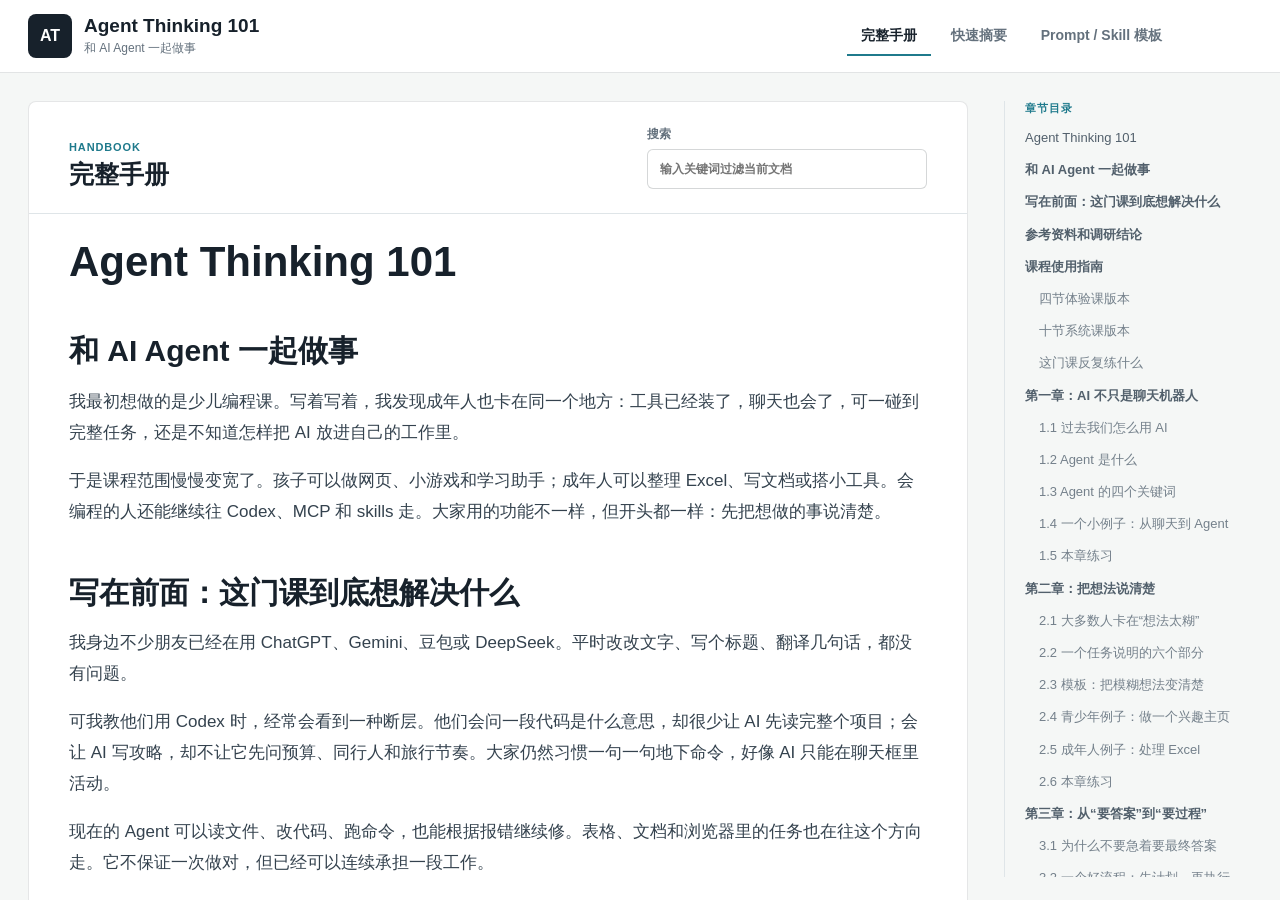
<file: index.html>
<!doctype html>
<html lang="zh-CN">
  <head>
    <meta charset="utf-8" />
    <meta name="viewport" content="width=device-width, initial-scale=1" />
    <title>Agent Thinking 101</title>
    <link rel="icon" href="./site/favicon.svg" type="image/svg+xml" />
    <meta http-equiv="refresh" content="0; url=./site/" />
    <link rel="canonical" href="./site/" />
  </head>
  <body>
    <p>正在打开课程页面。<a href="./site/">如果没有自动跳转，请点击这里</a>。</p>
  </body>
</html>
</file>
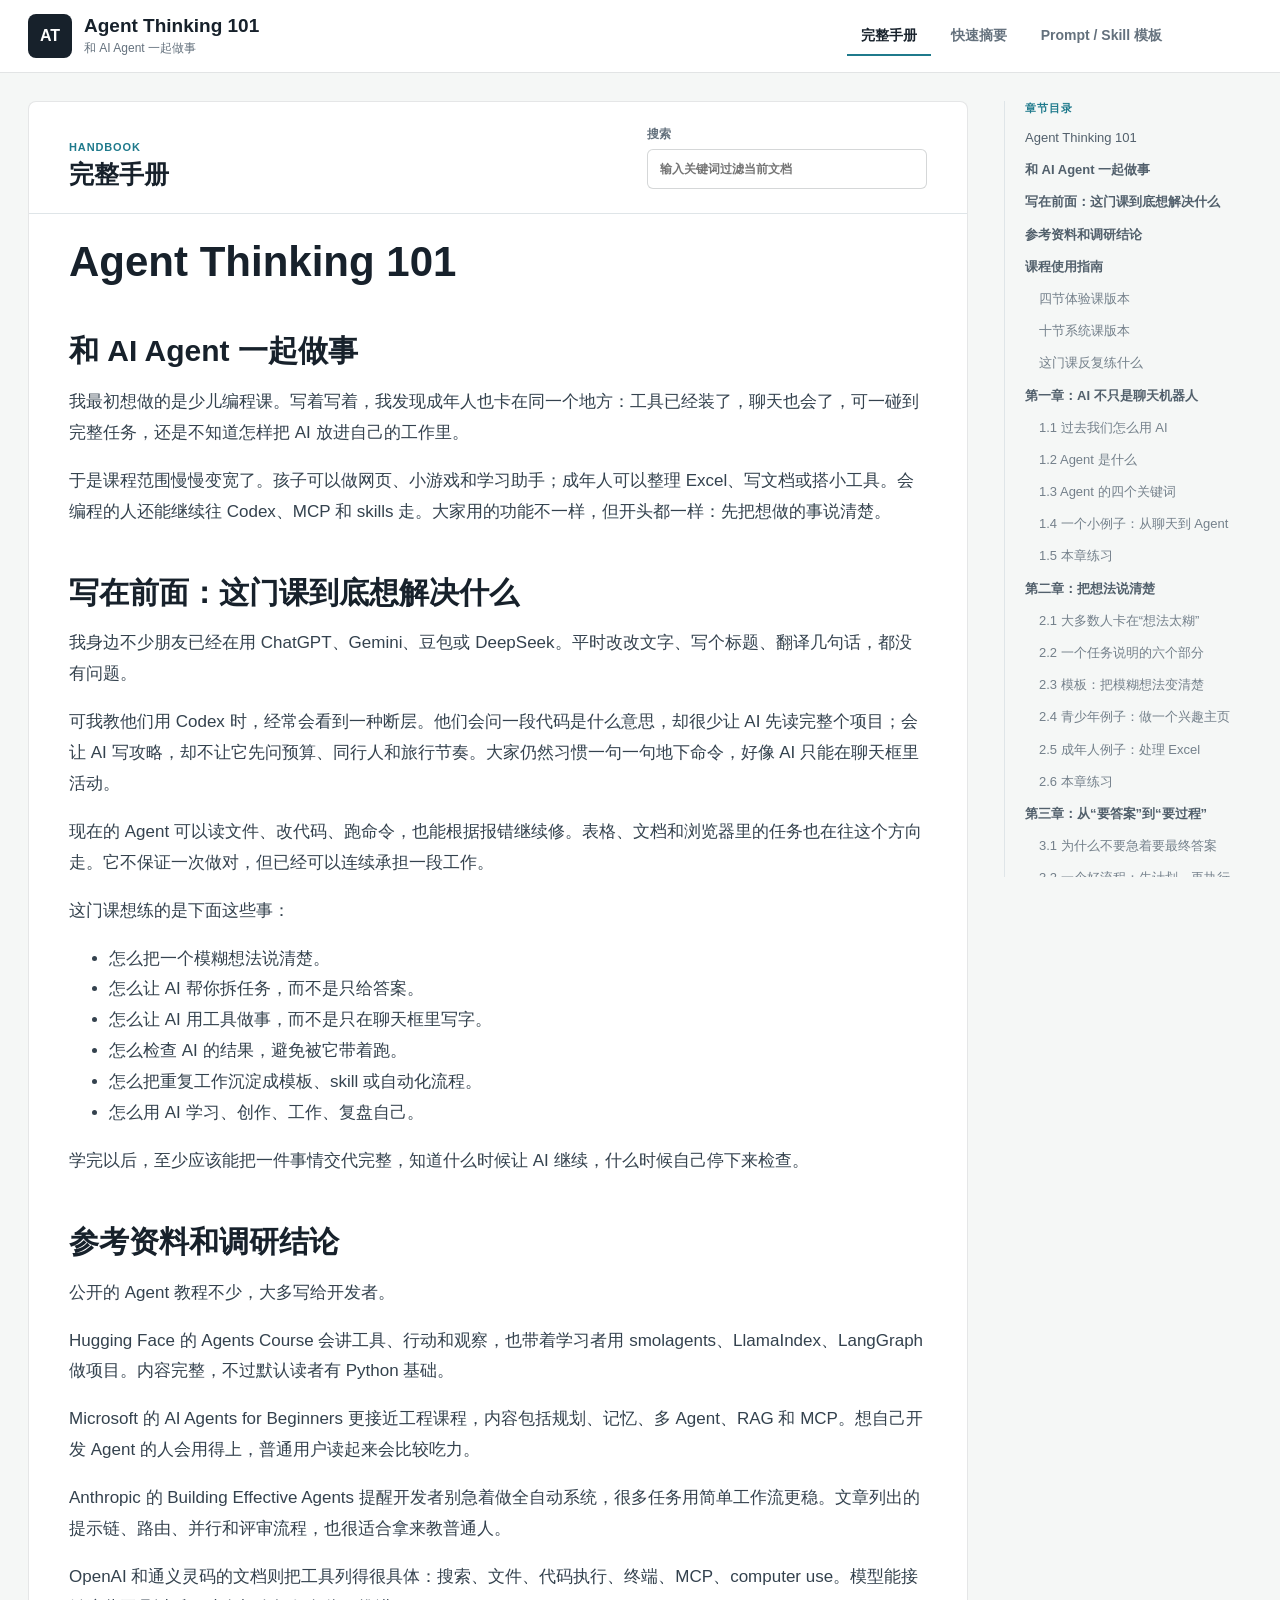
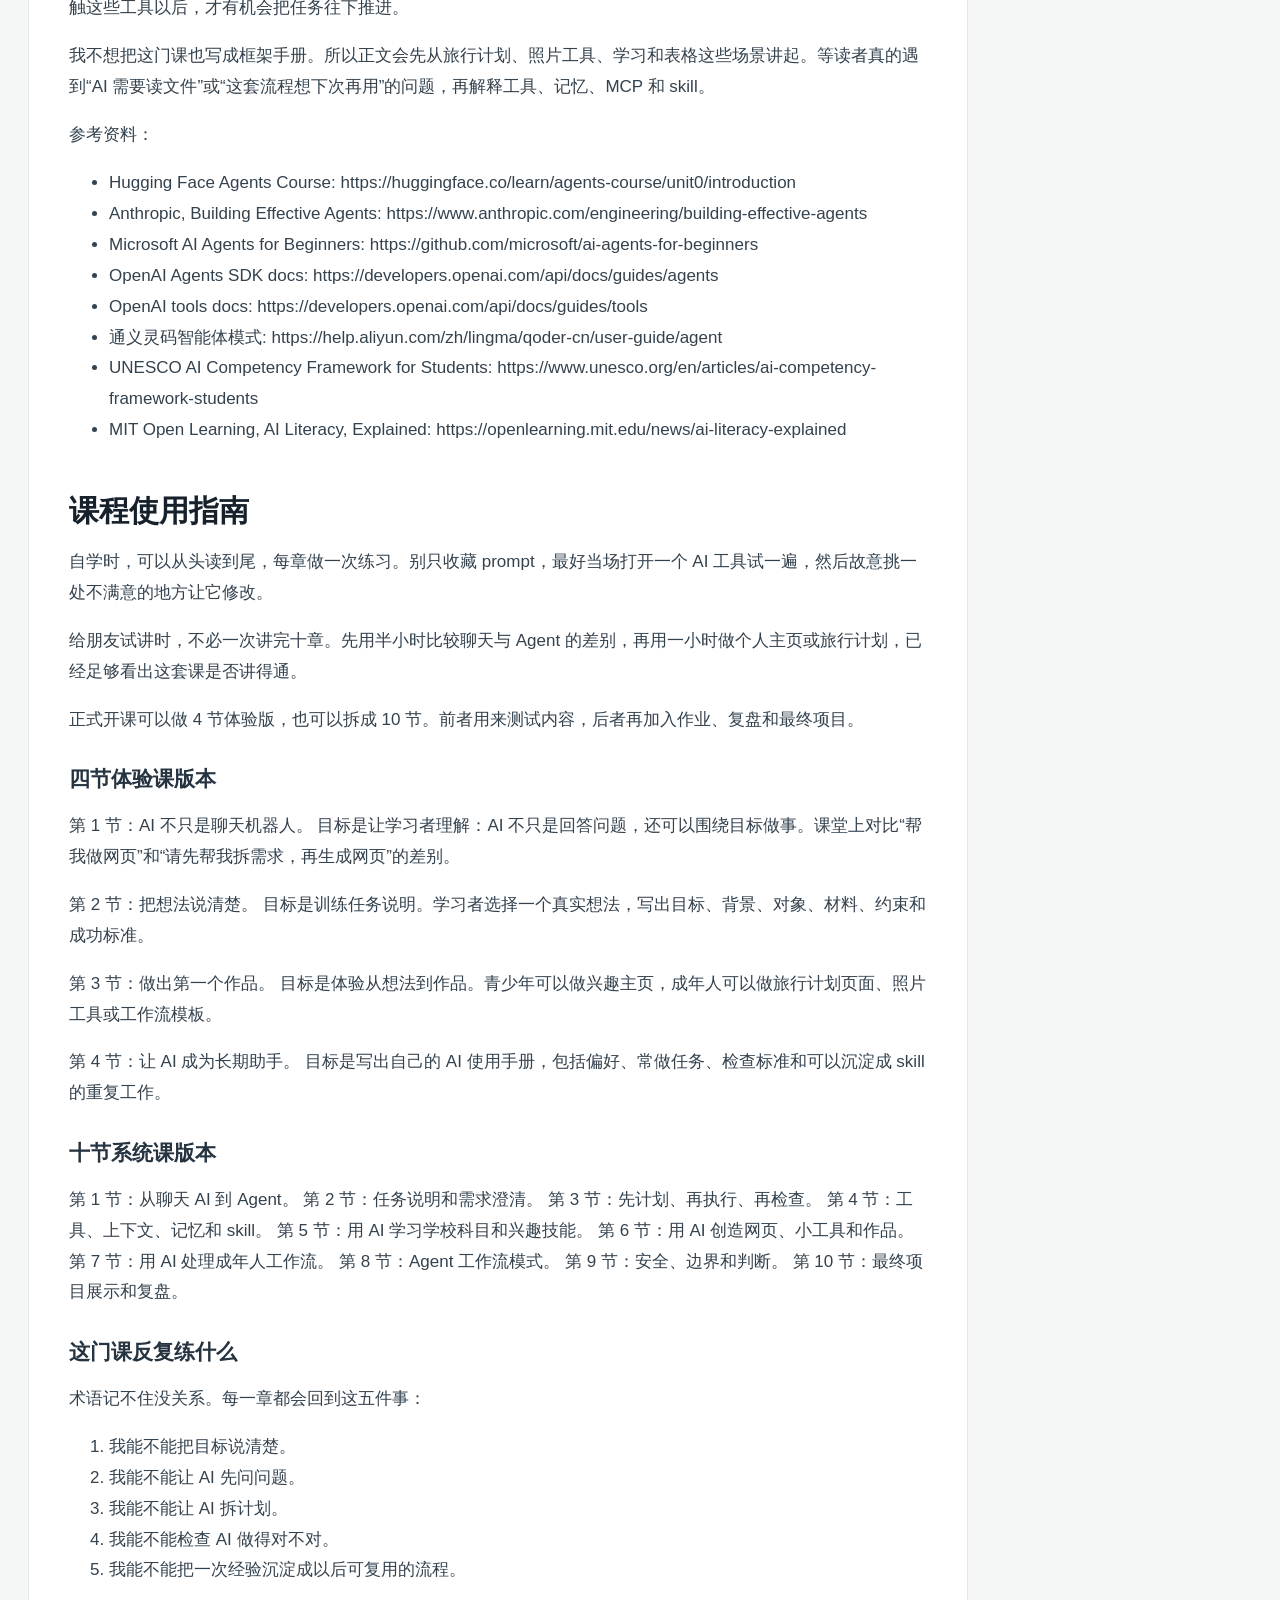
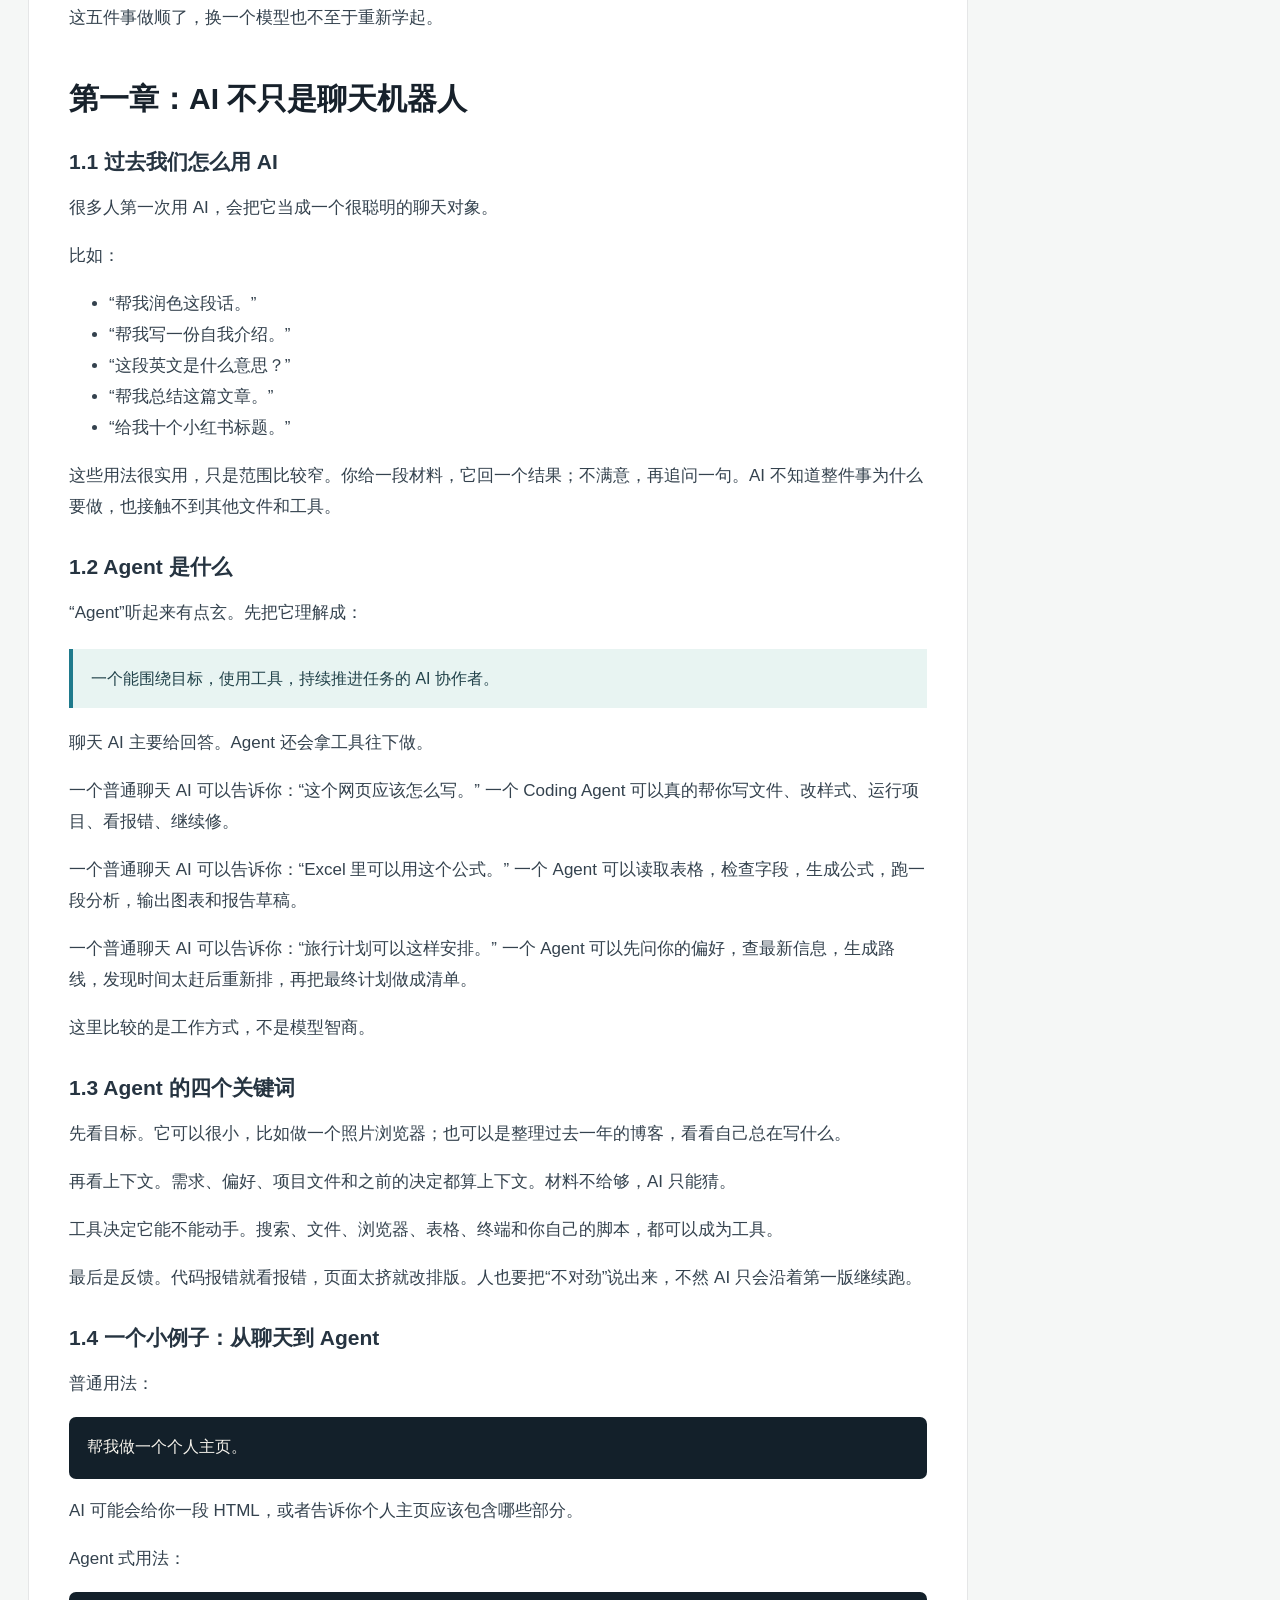
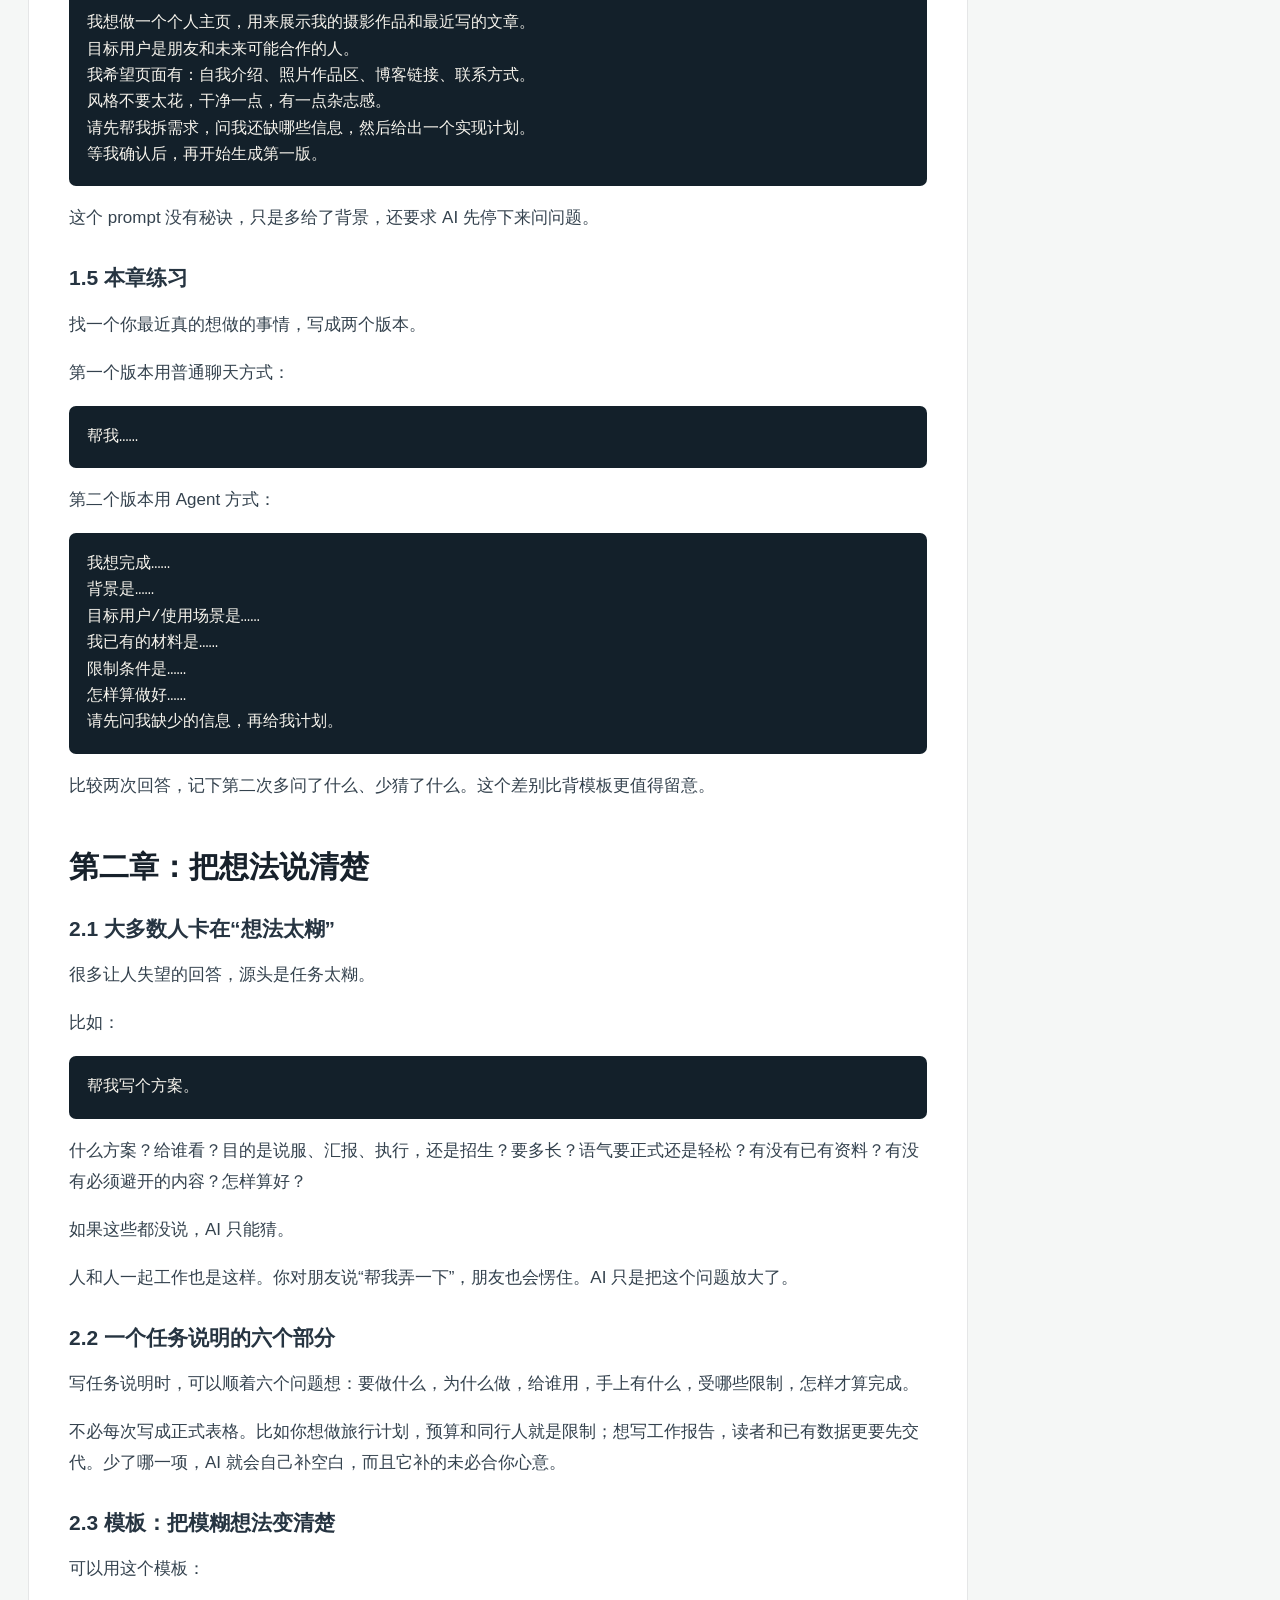
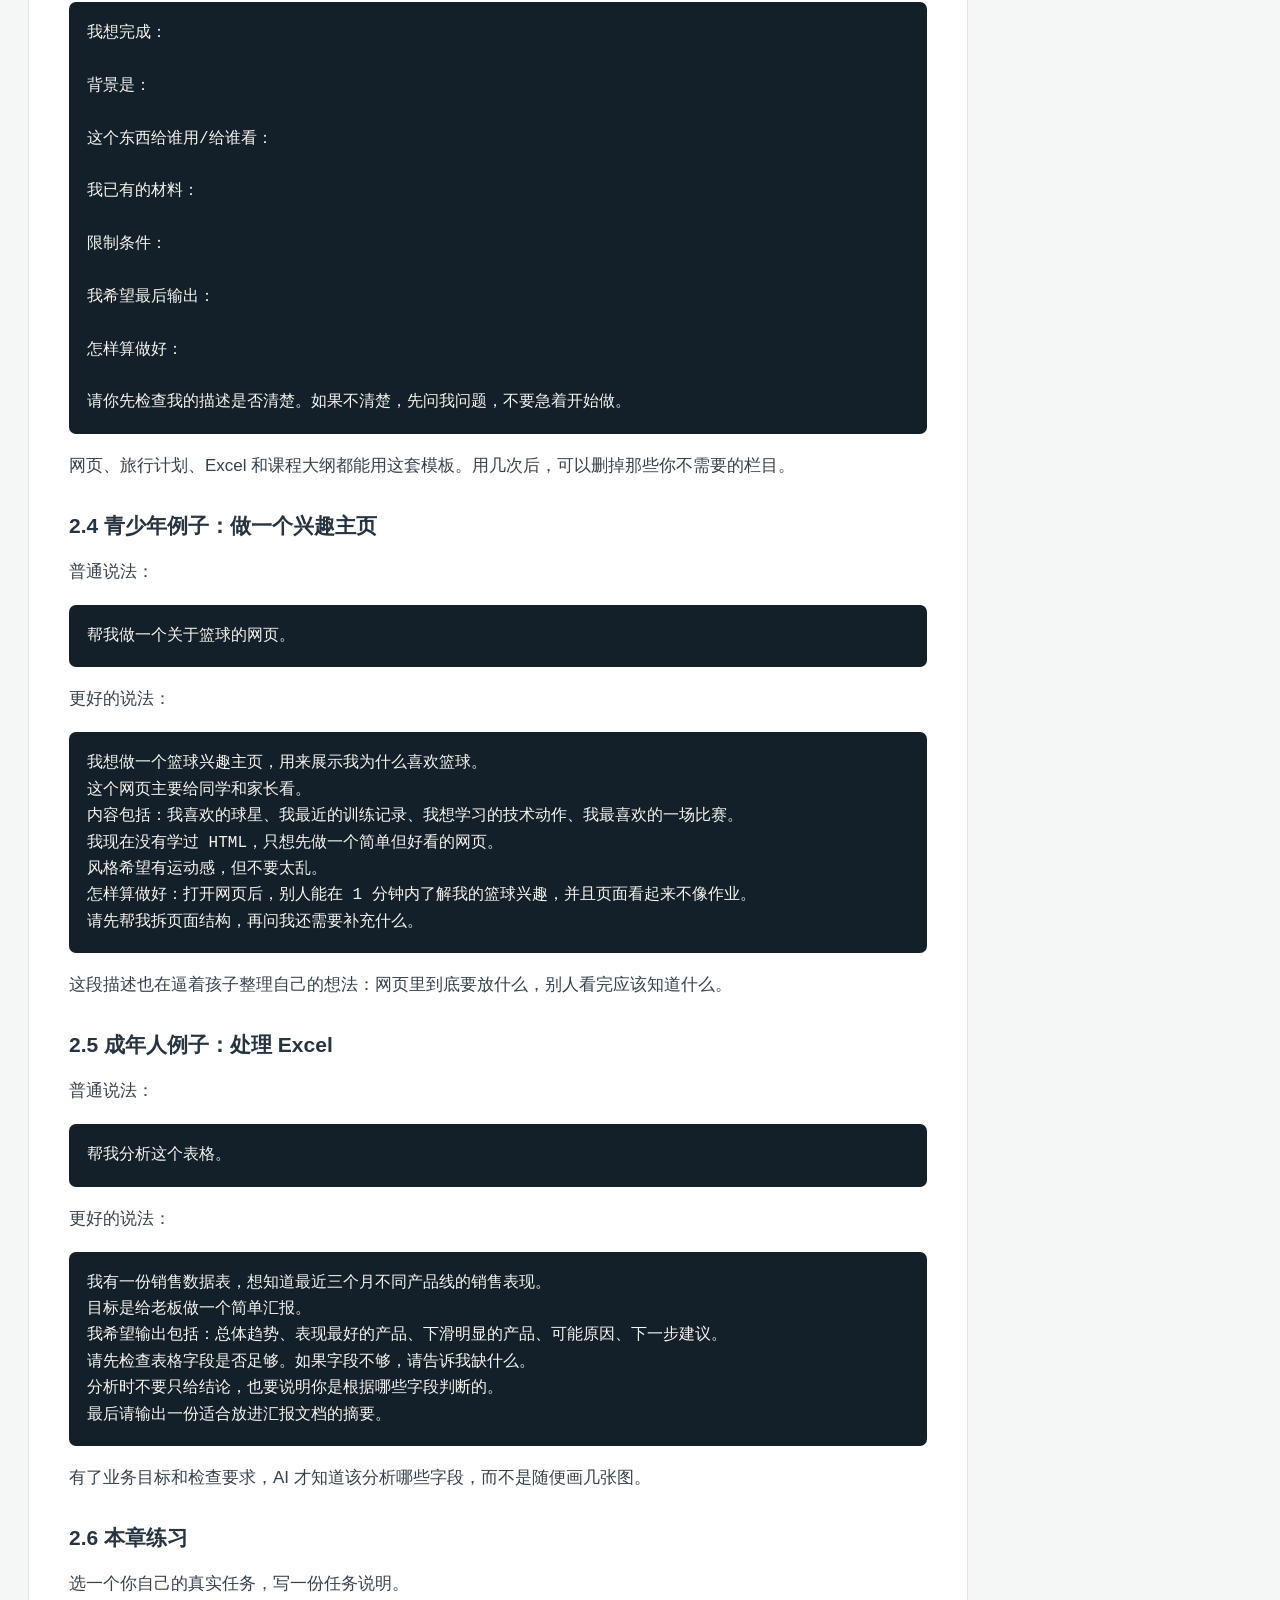
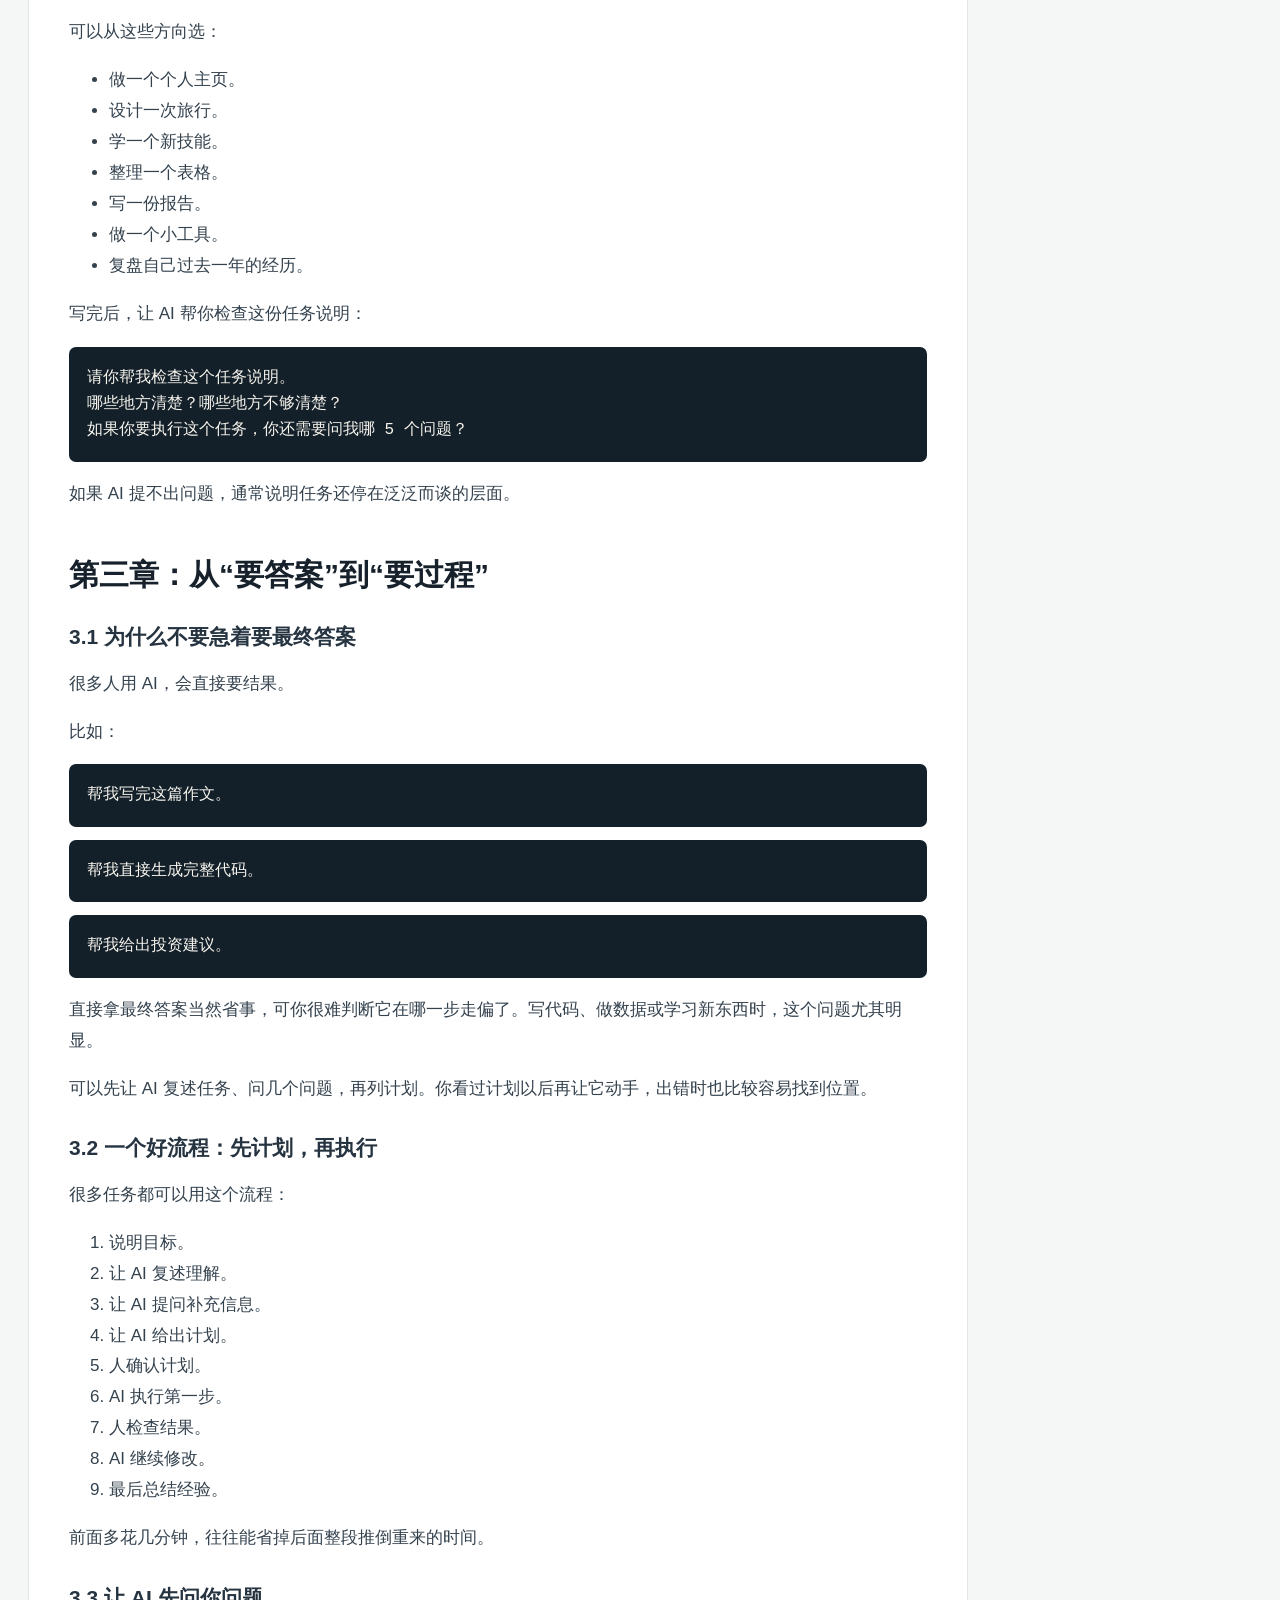
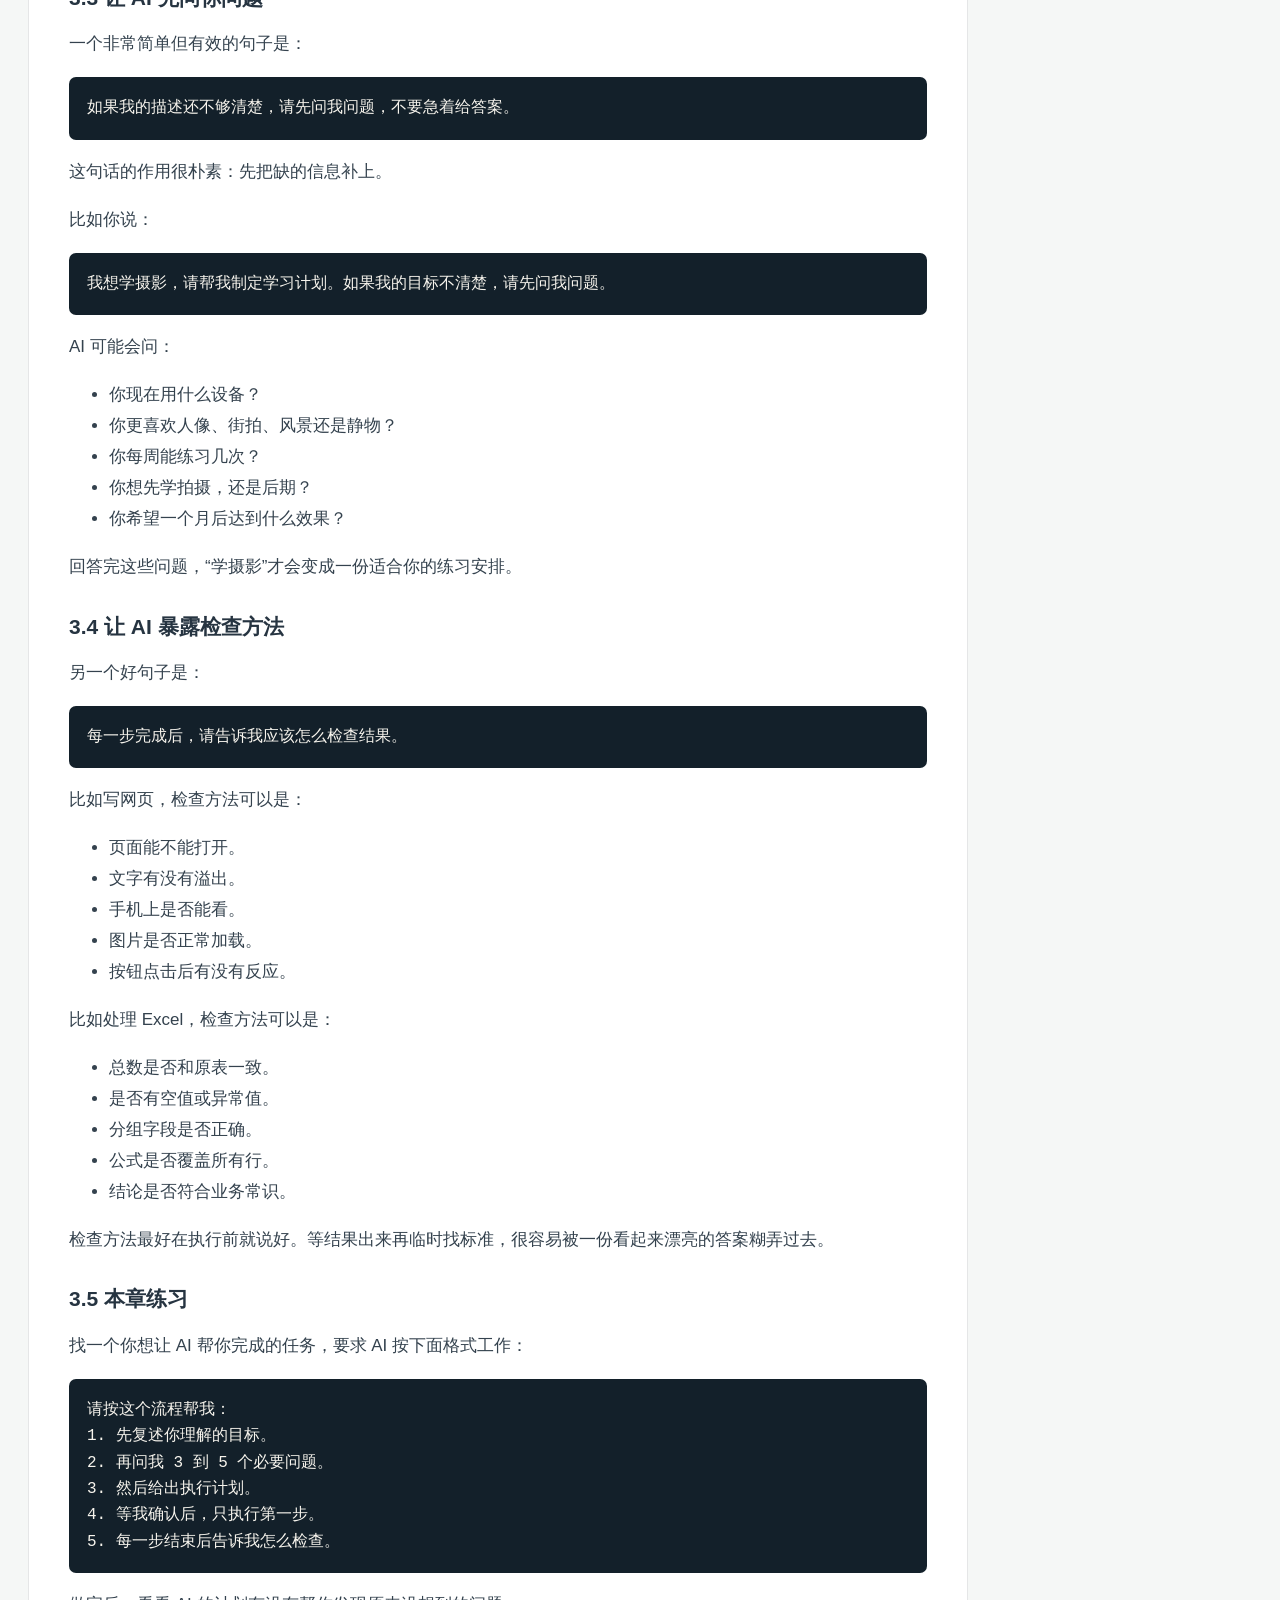
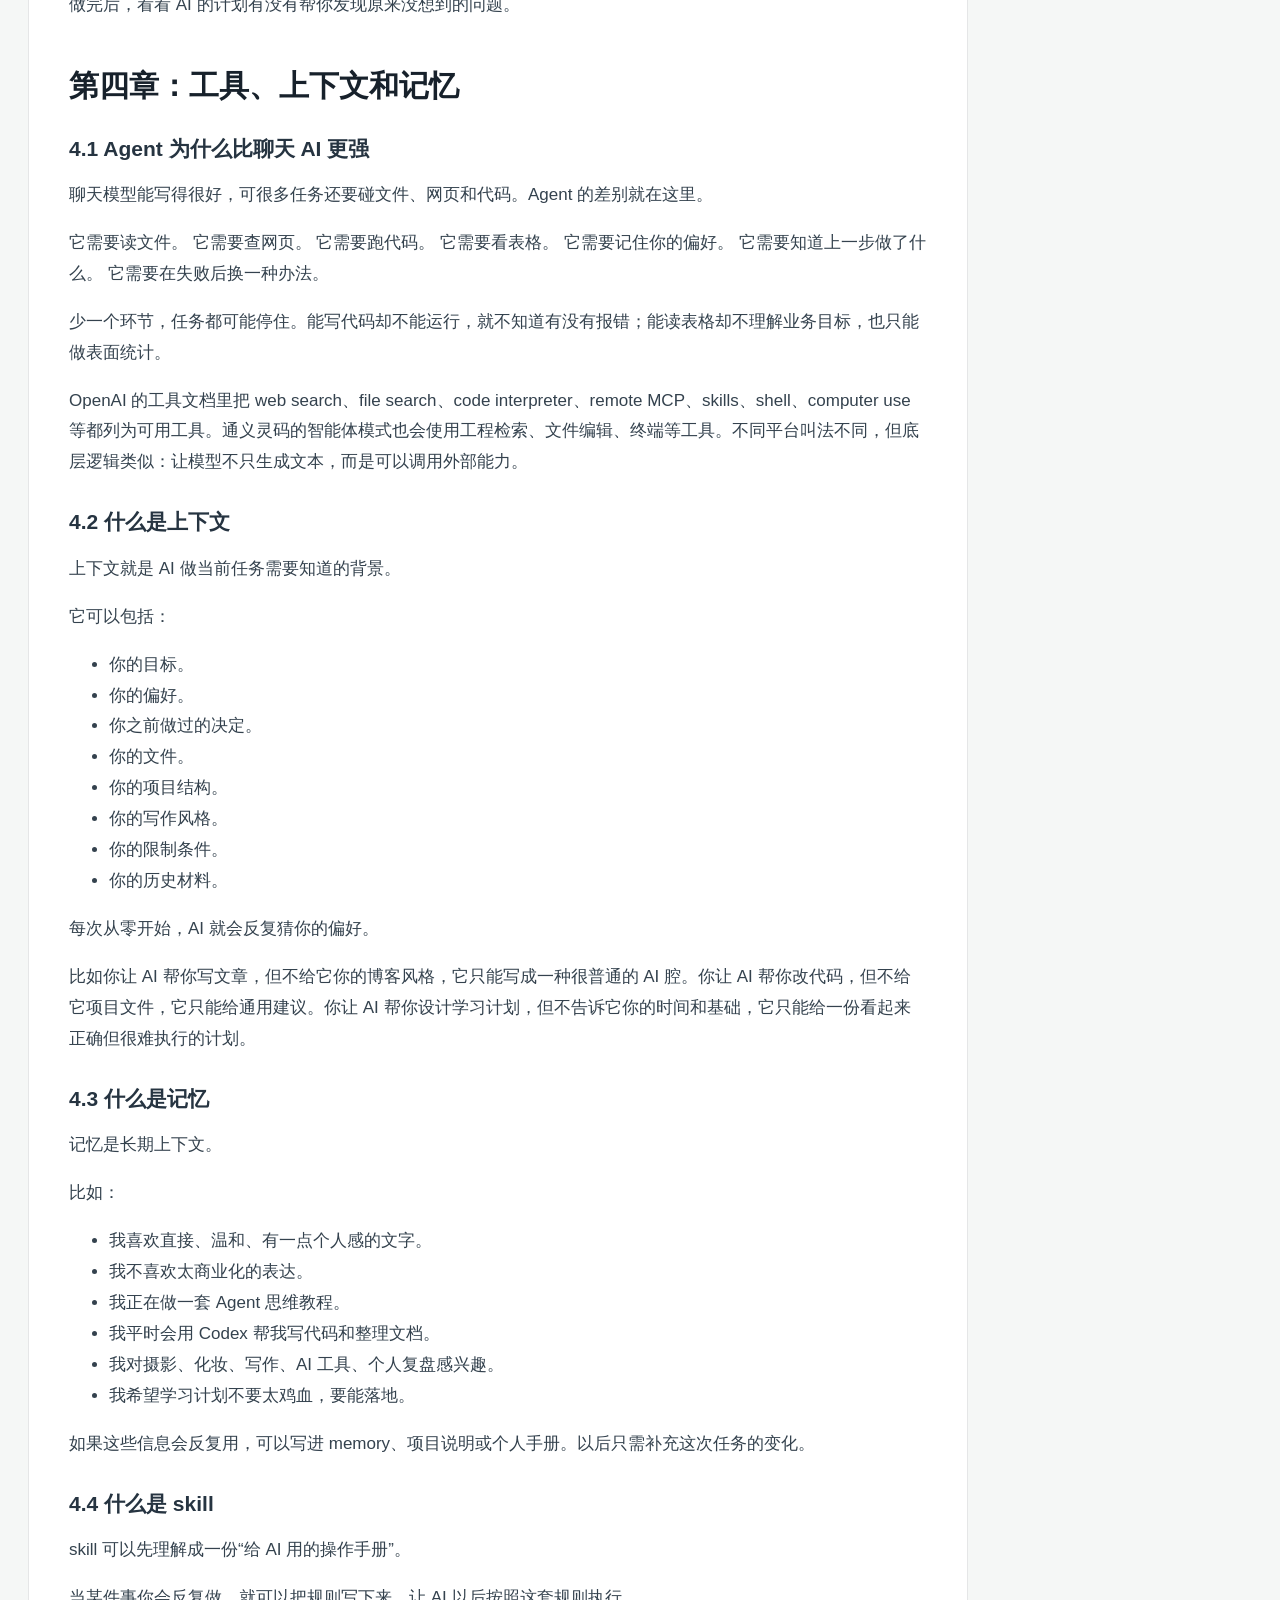
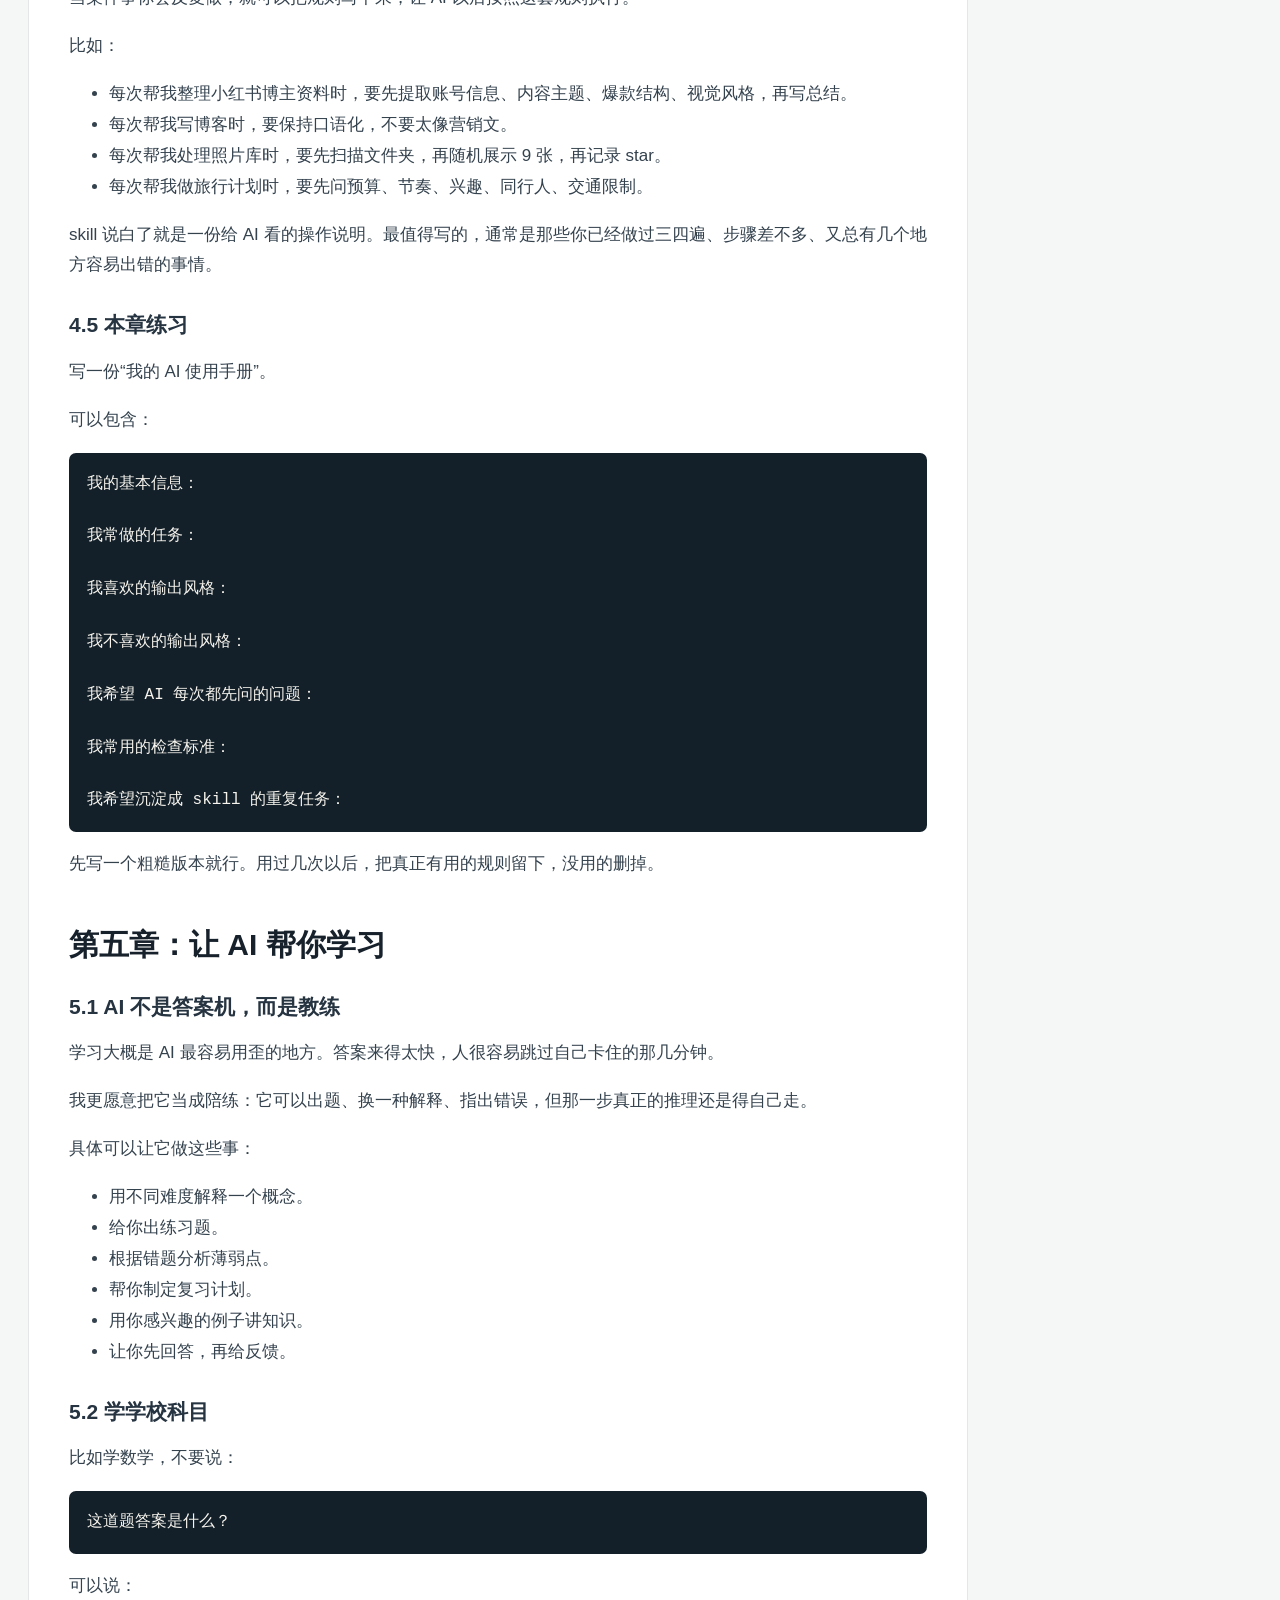
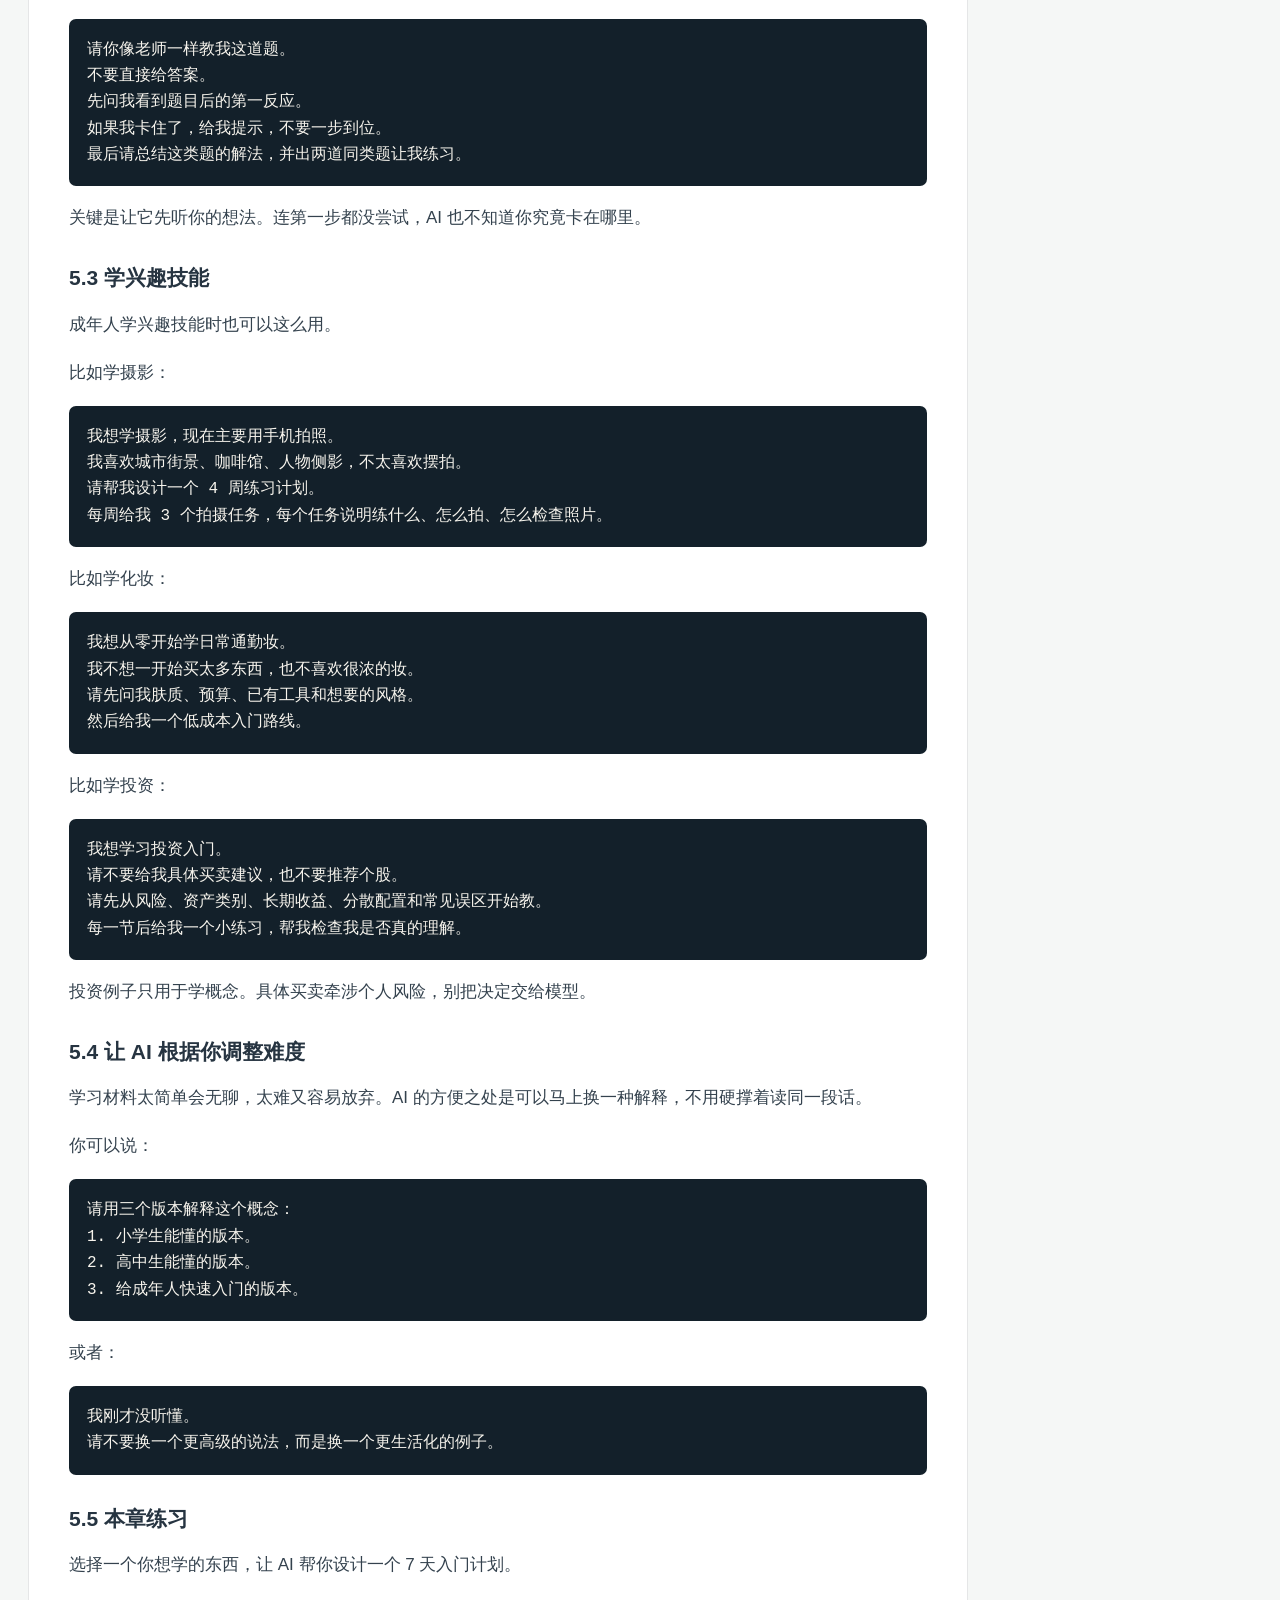
<file: site/index.html>
<!doctype html>
<html lang="zh-CN">
  <head>
    <meta charset="utf-8" />
    <meta name="viewport" content="width=device-width, initial-scale=1" />
    <title>Agent Thinking 101 | Handbook</title>
    <link rel="icon" href="./favicon.svg" type="image/svg+xml" />
    <link rel="stylesheet" href="./styles.css" />
  </head>
  <body>
    <div class="app-shell">
      <header class="site-header" aria-label="Handbook 导航">
        <div class="header-inner">
          <div class="brand-block">
            <div class="brand-mark">AT</div>
            <div class="brand-copy">
              <h1>Agent Thinking 101</h1>
              <p>和 AI Agent 一起做事</p>
            </div>
          </div>

          <nav class="doc-list" id="docList" aria-label="文档列表"></nav>
          <button
            class="nav-toggle"
            id="navToggle"
            type="button"
            aria-expanded="false"
            aria-controls="docList"
            aria-label="展开文档导航"
          >
            <span></span>
            <span></span>
            <span></span>
          </button>
        </div>
      </header>

      <main class="main-panel">
        <section class="content-layout">
          <article class="reader-card">
            <div class="reader-toolbar">
              <div>
                <p class="eyebrow" id="currentKind">课程文档</p>
                <h3 id="currentTitle">加载中...</h3>
              </div>
              <label class="search-box">
                <span>搜索</span>
                <input id="searchInput" type="search" placeholder="输入关键词过滤当前文档" />
              </label>
            </div>
            <div class="doc-content" id="docContent" aria-live="polite"></div>
          </article>

          <aside class="toc-card" aria-label="当前文档章节">
            <p class="eyebrow">章节目录</p>
            <div id="toc"></div>
          </aside>
        </section>
      </main>
    </div>

    <script src="./app.js"></script>
  </body>
</html>
</file>
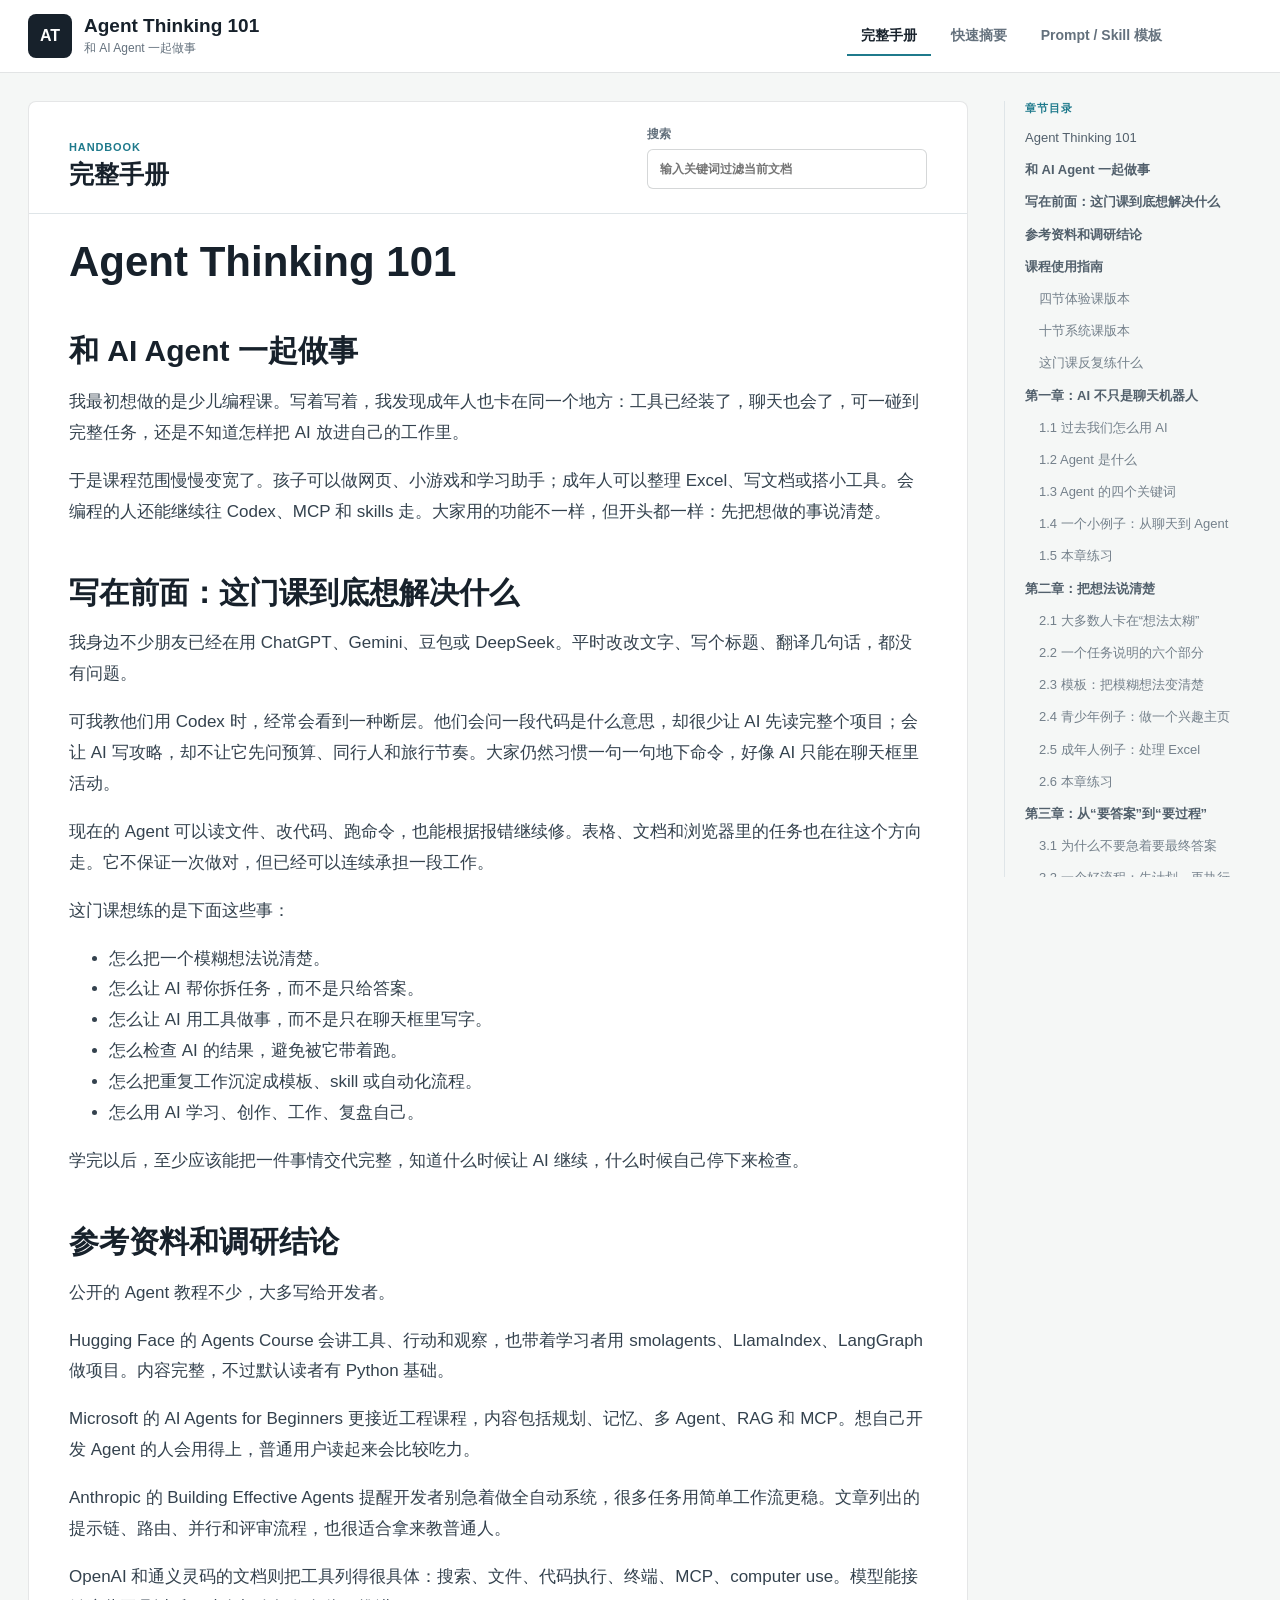
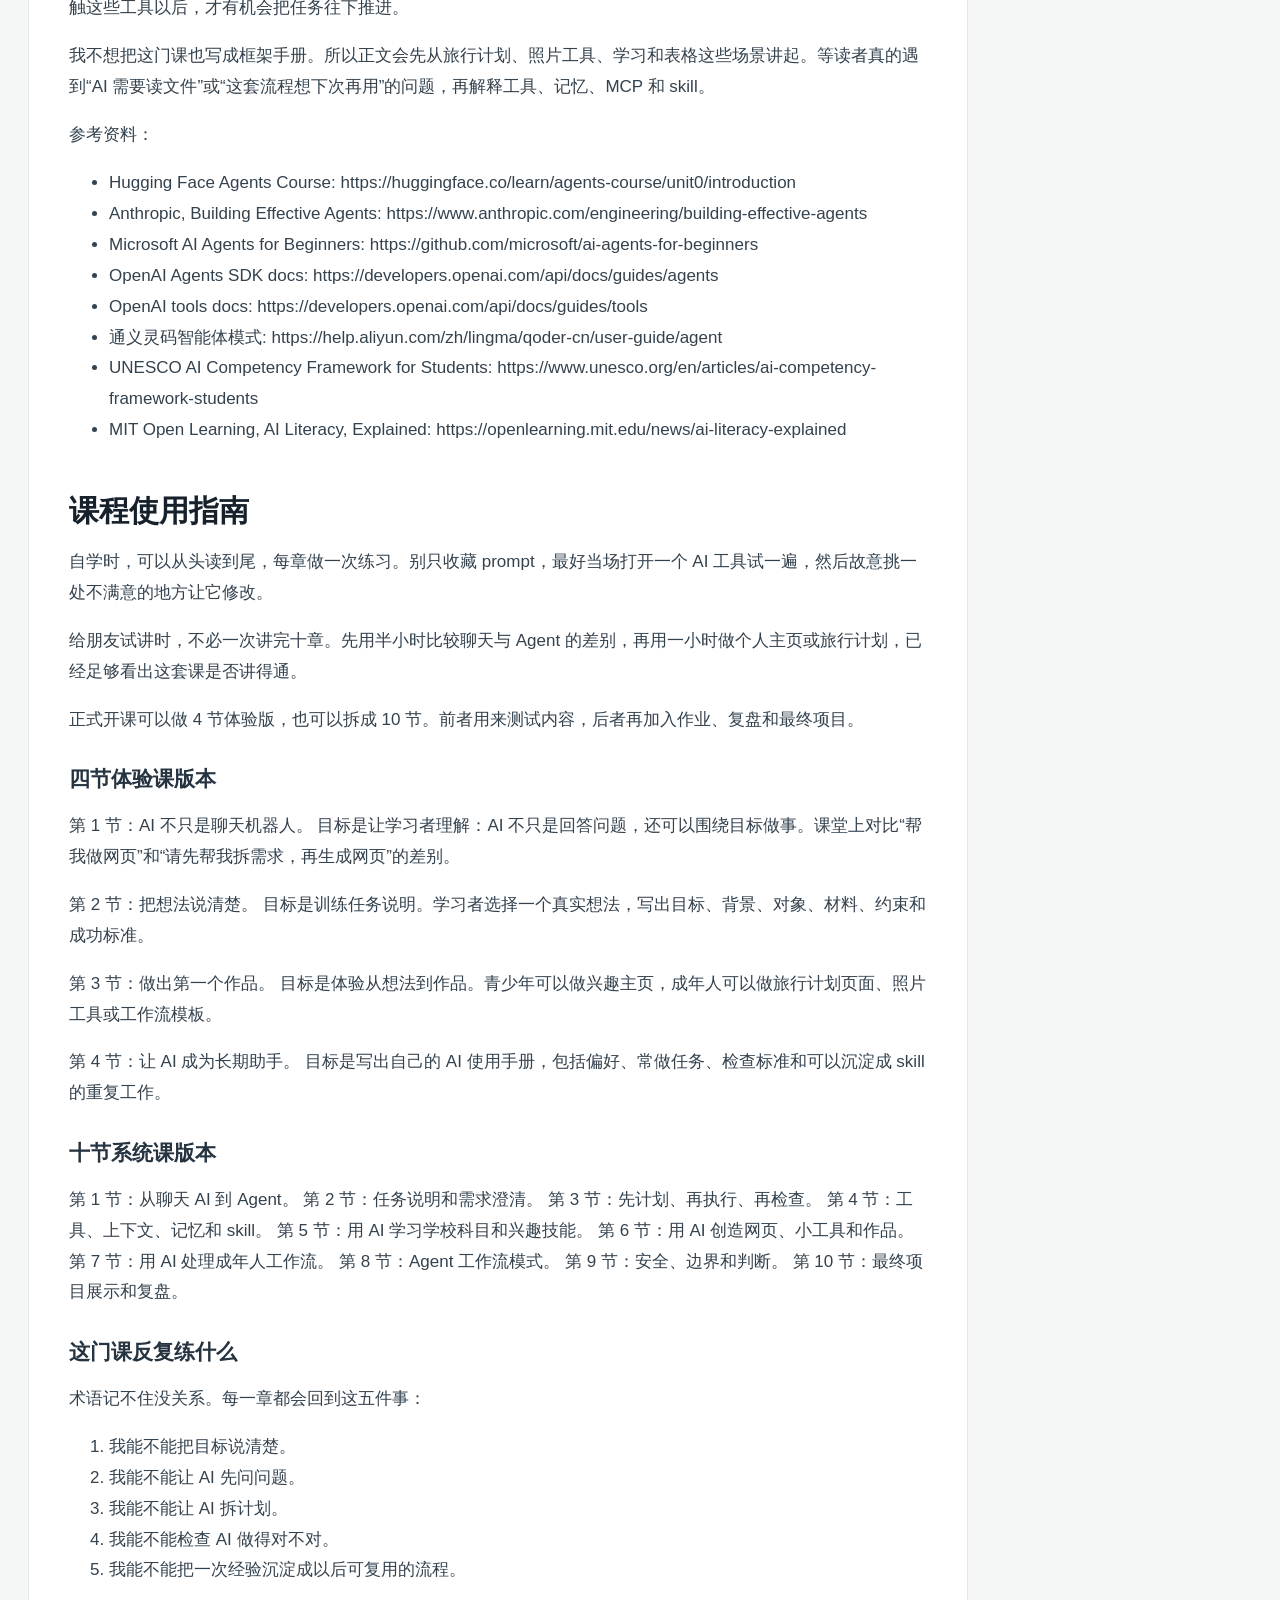
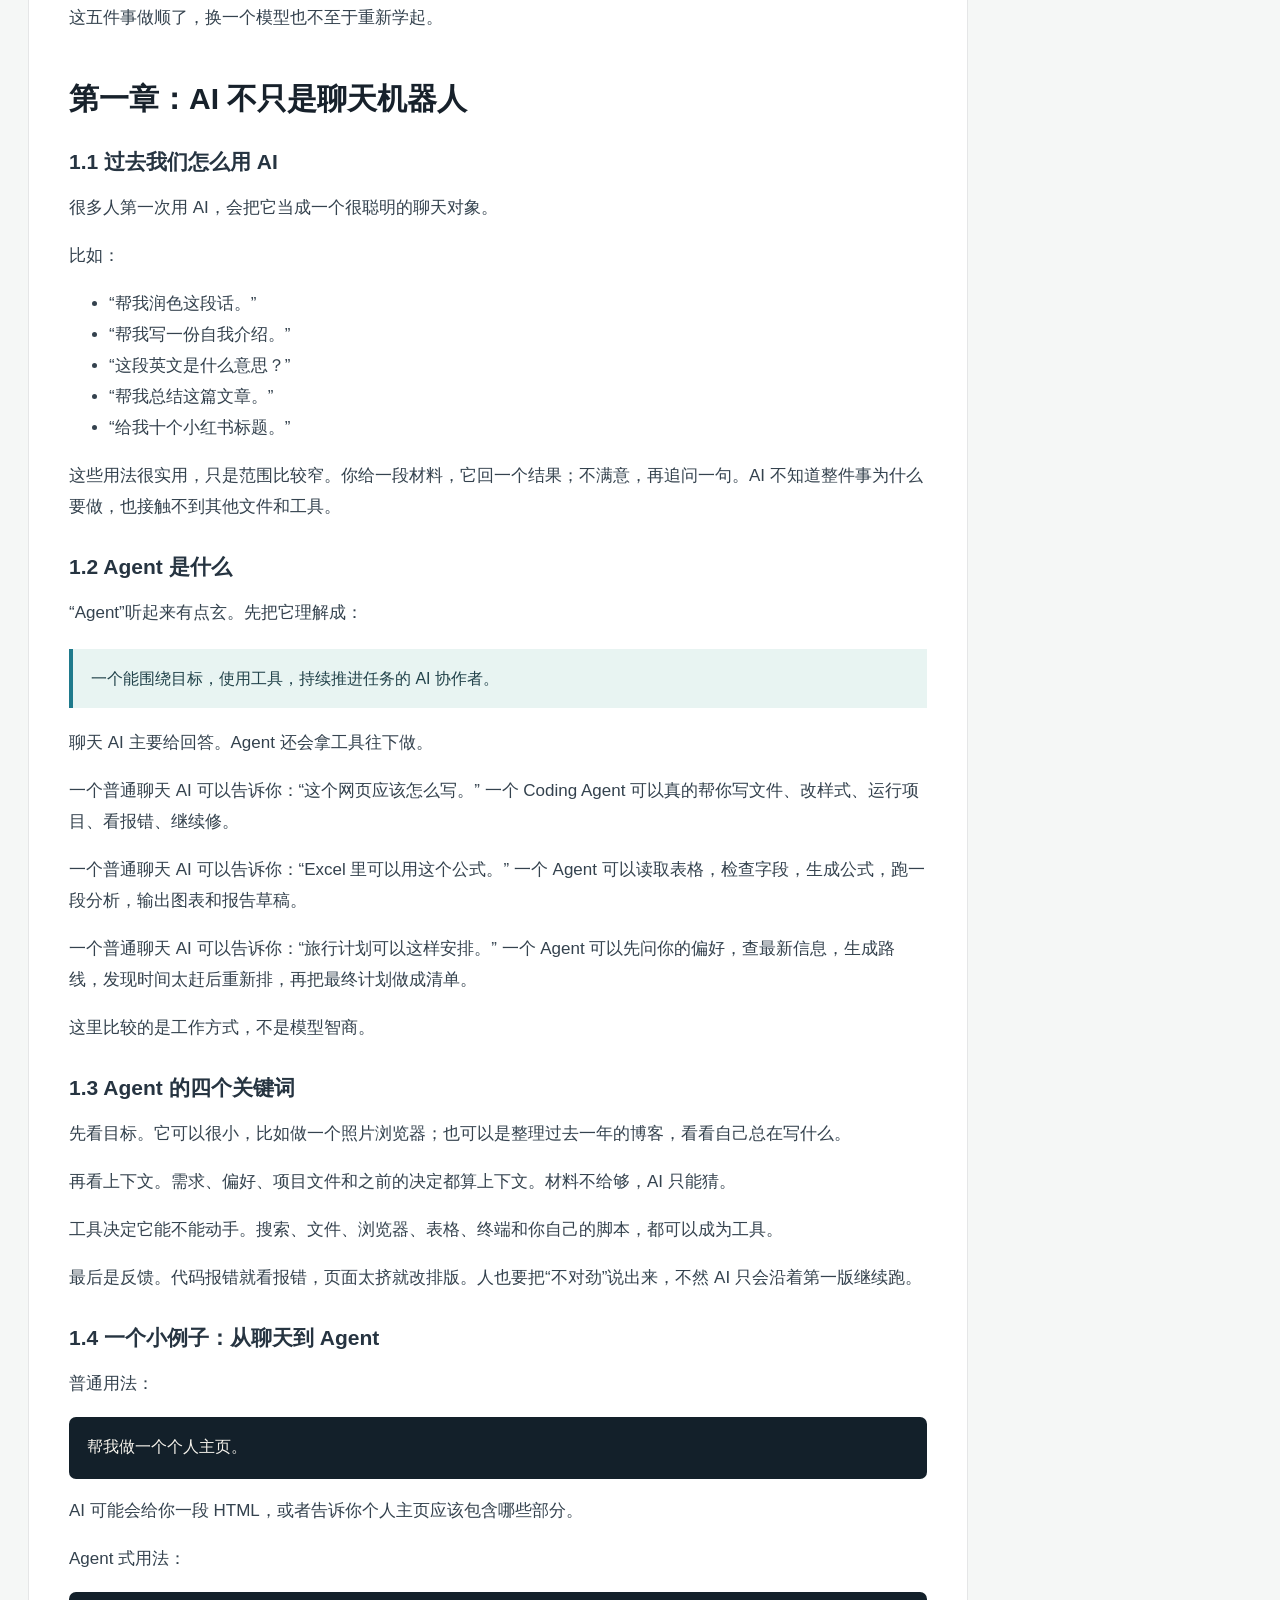
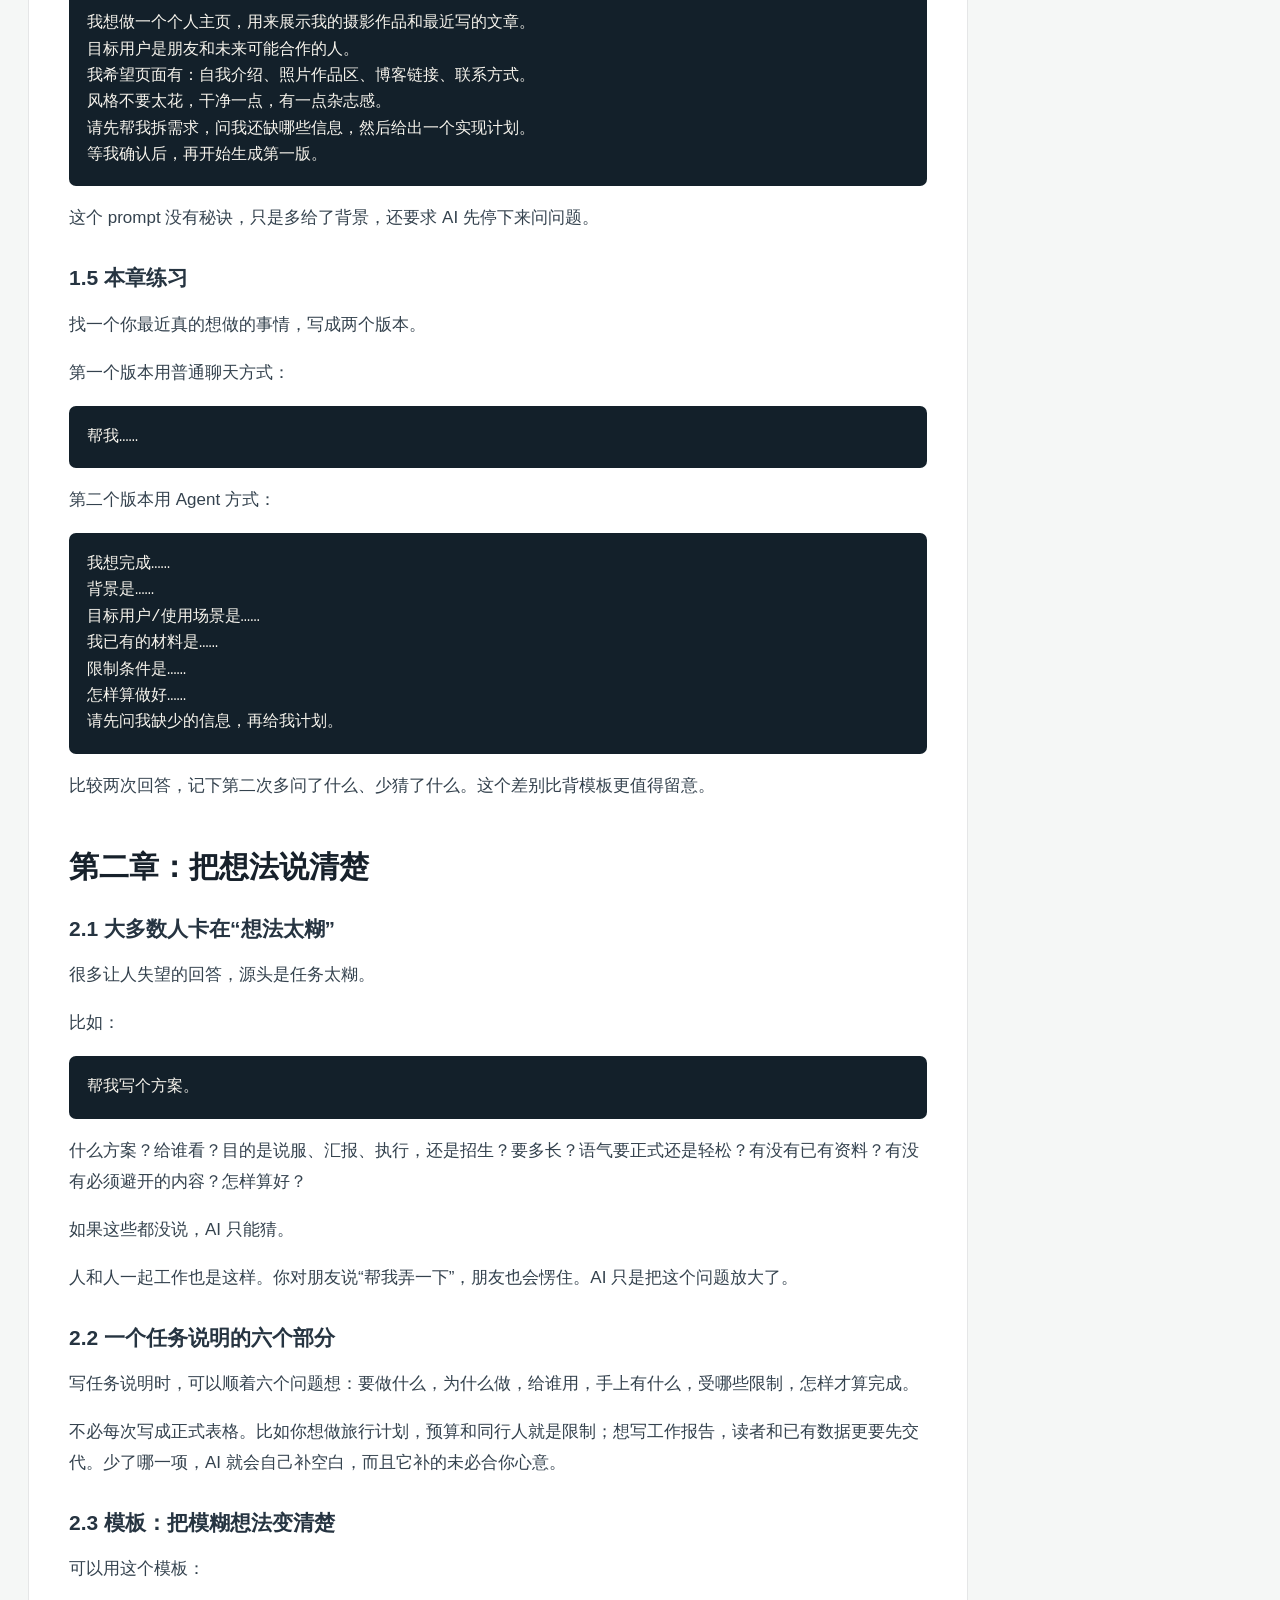
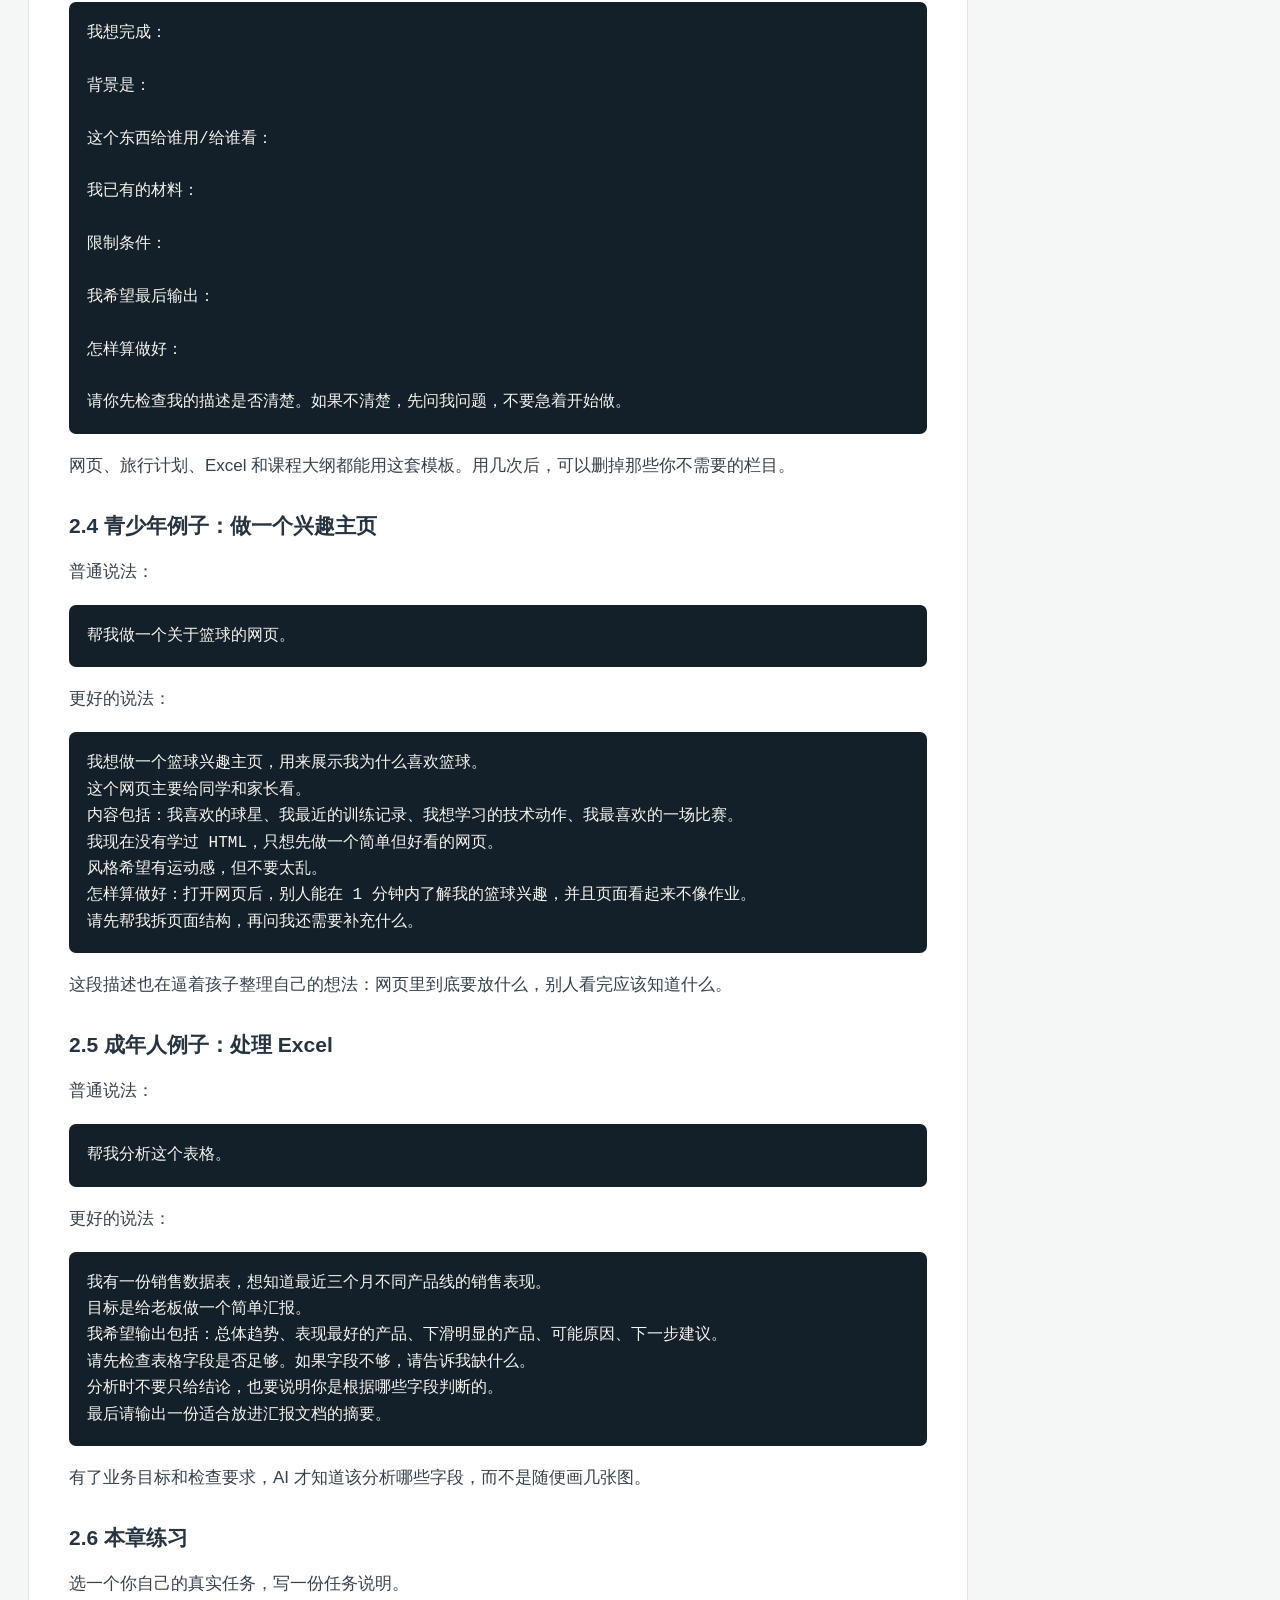
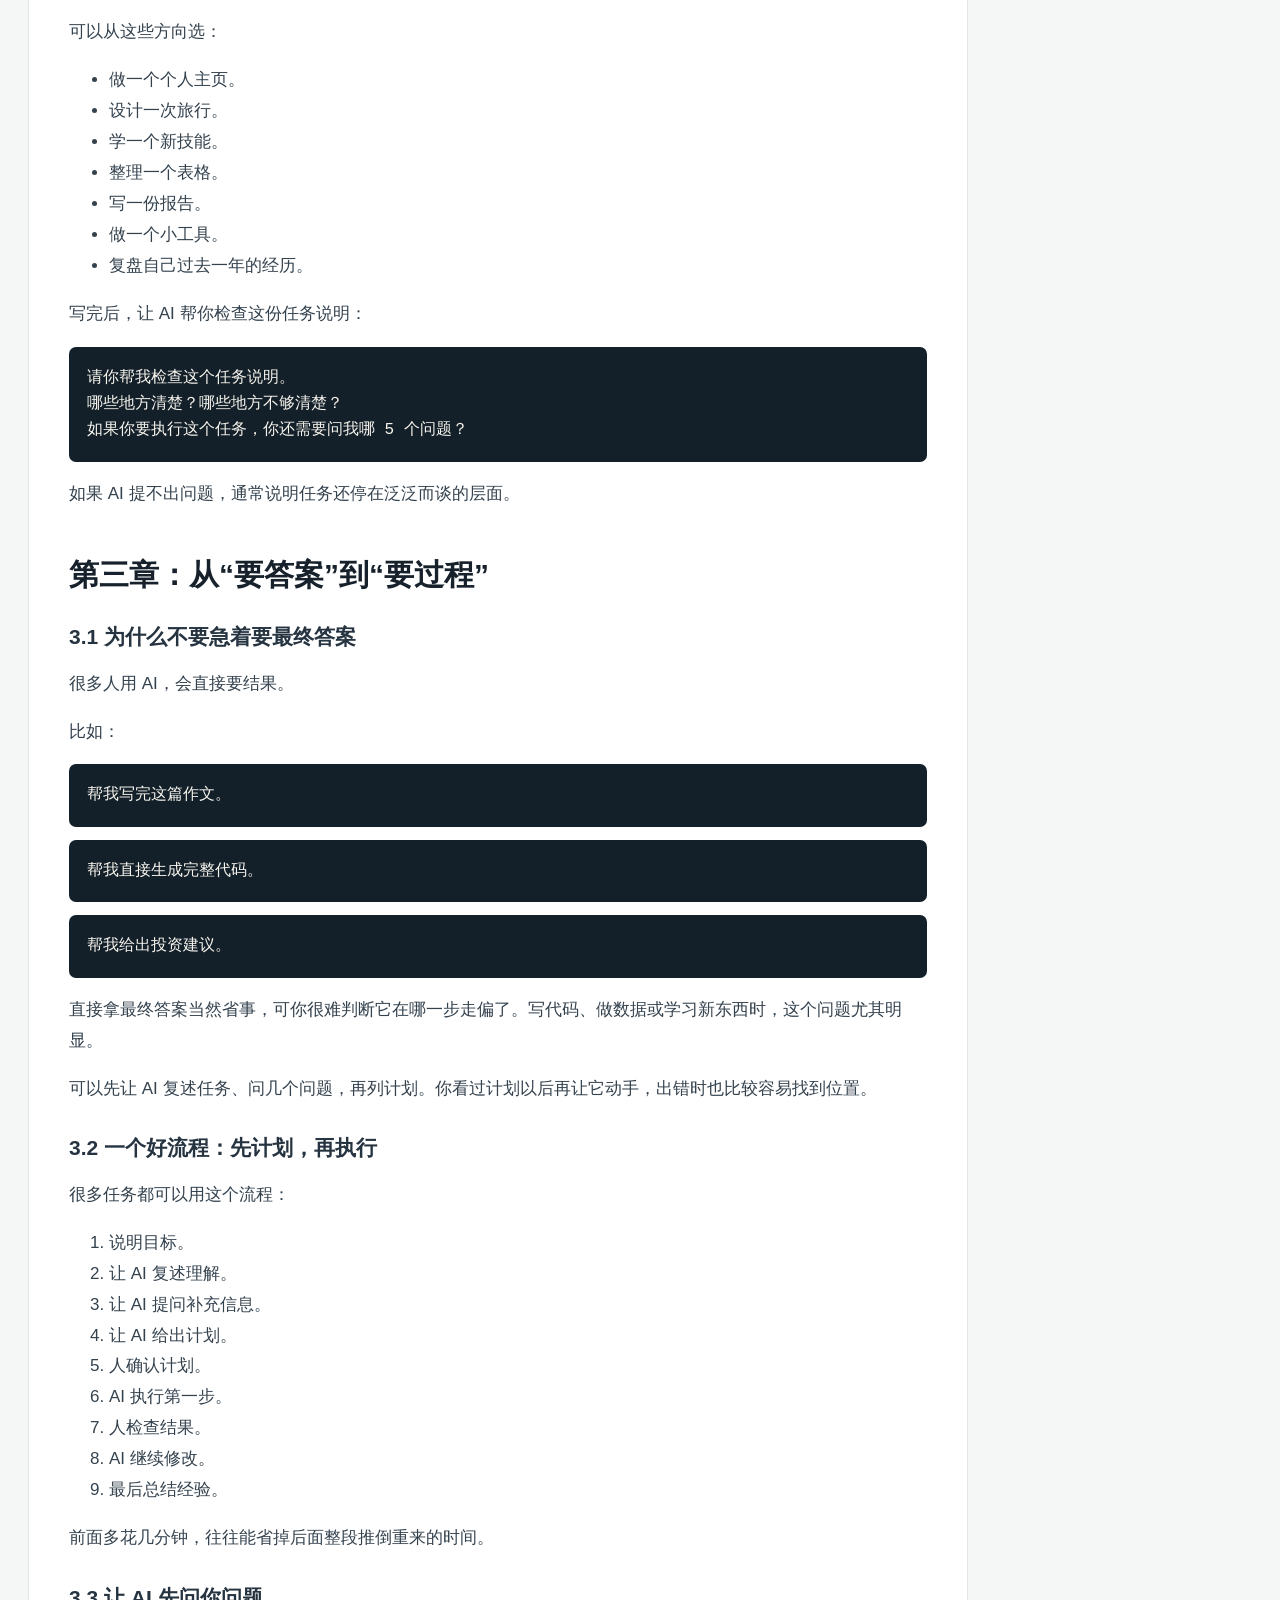
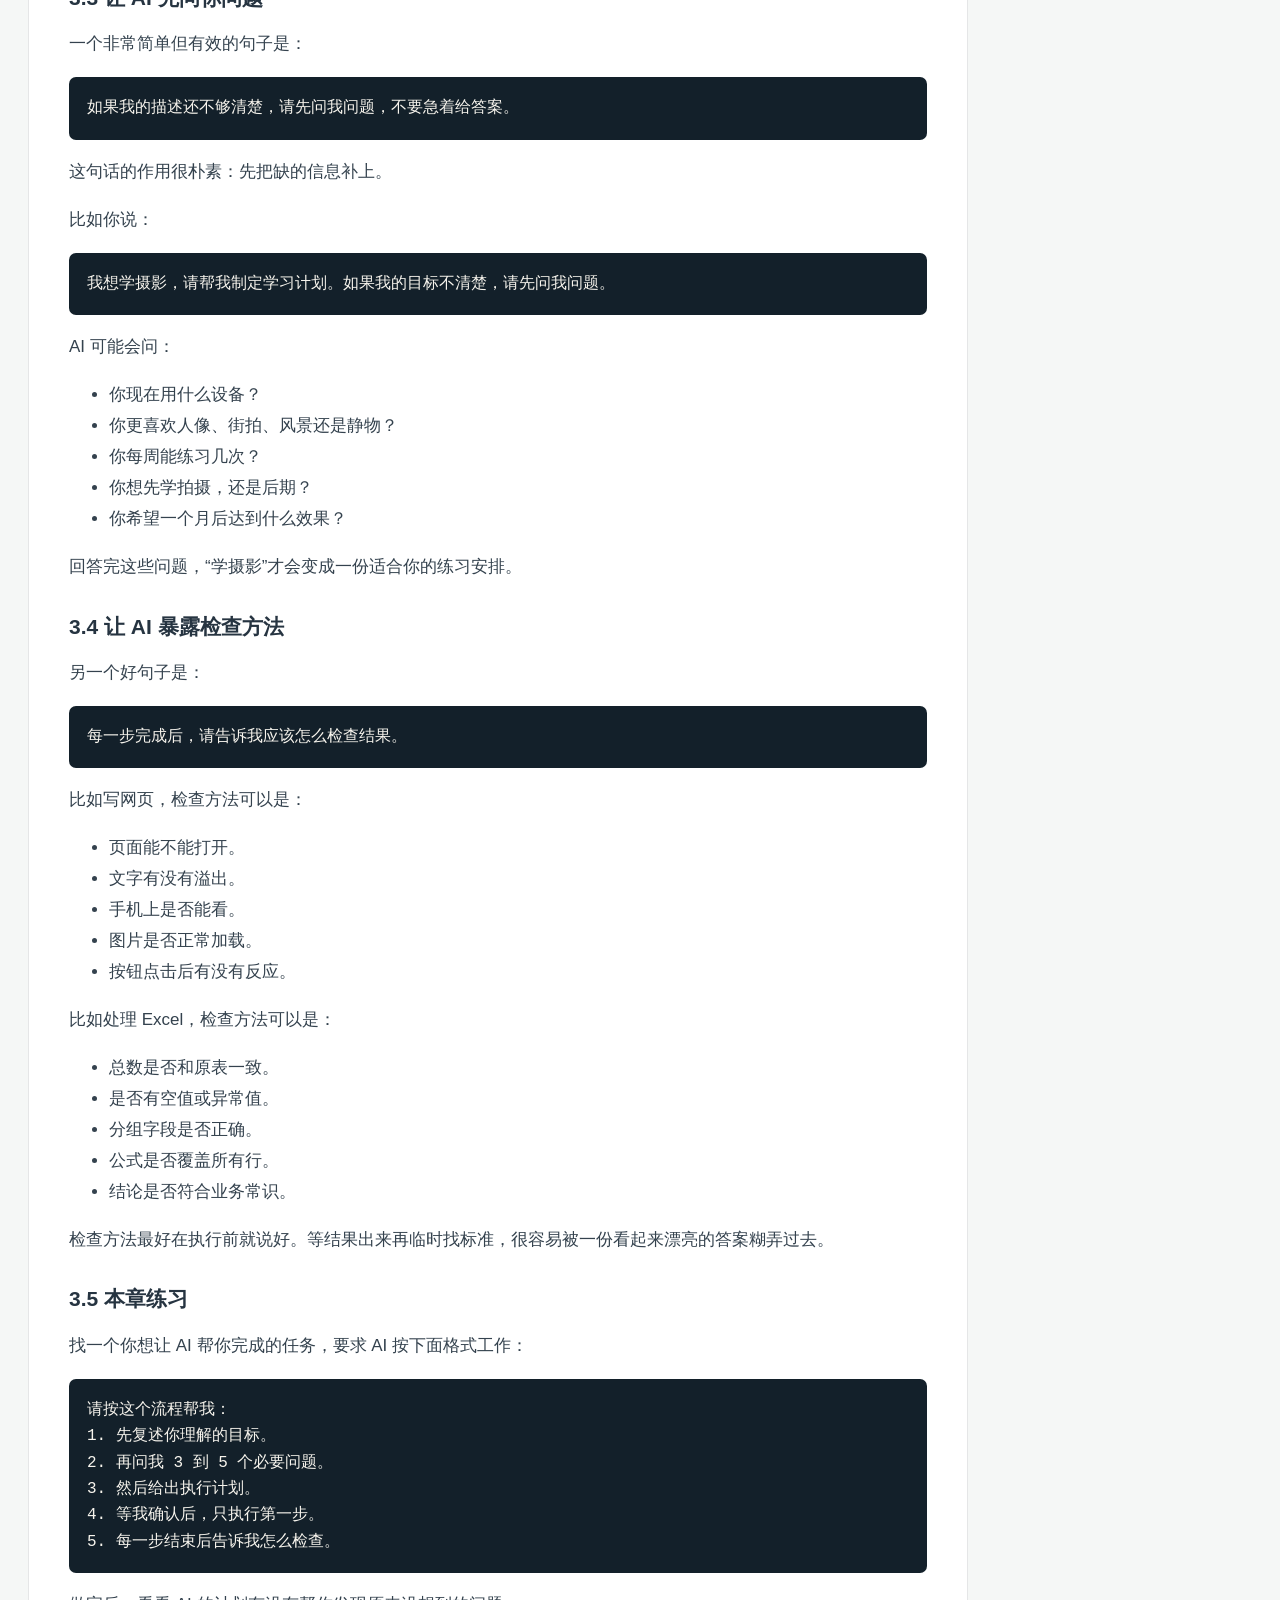
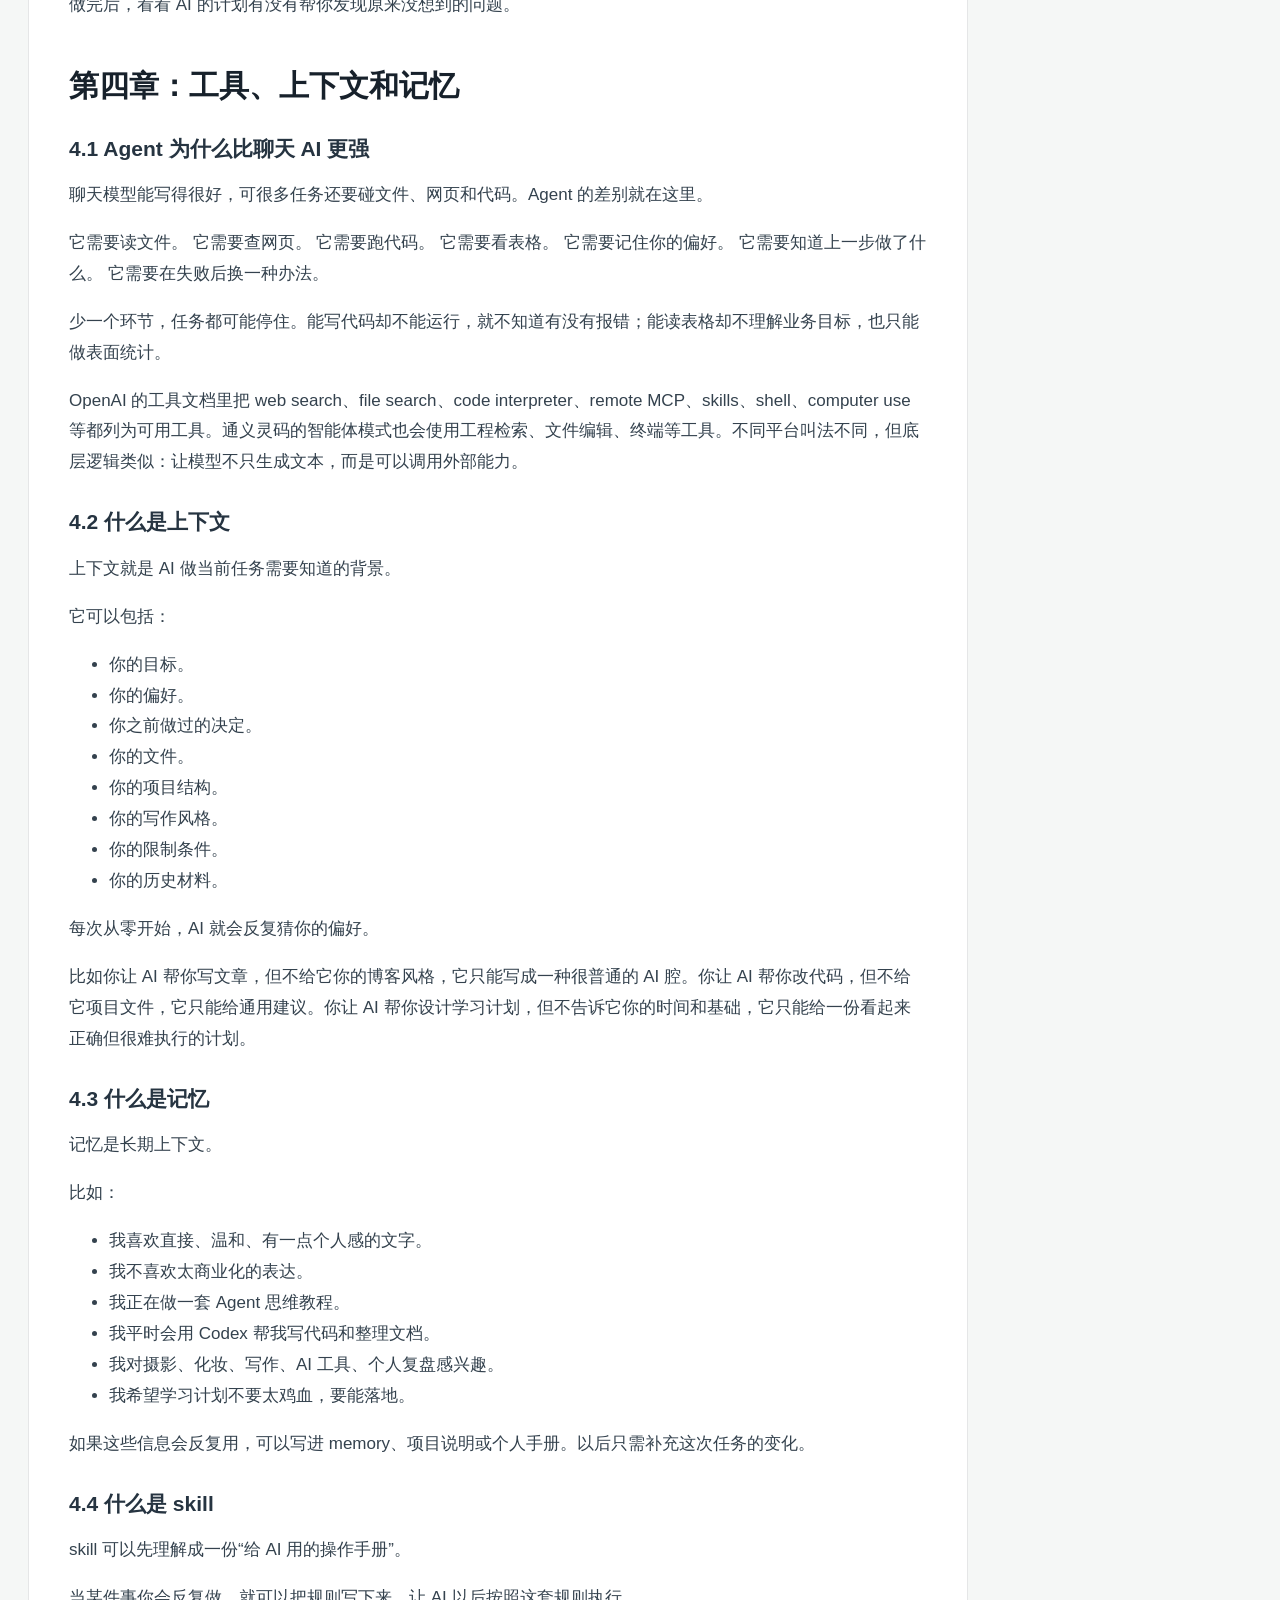
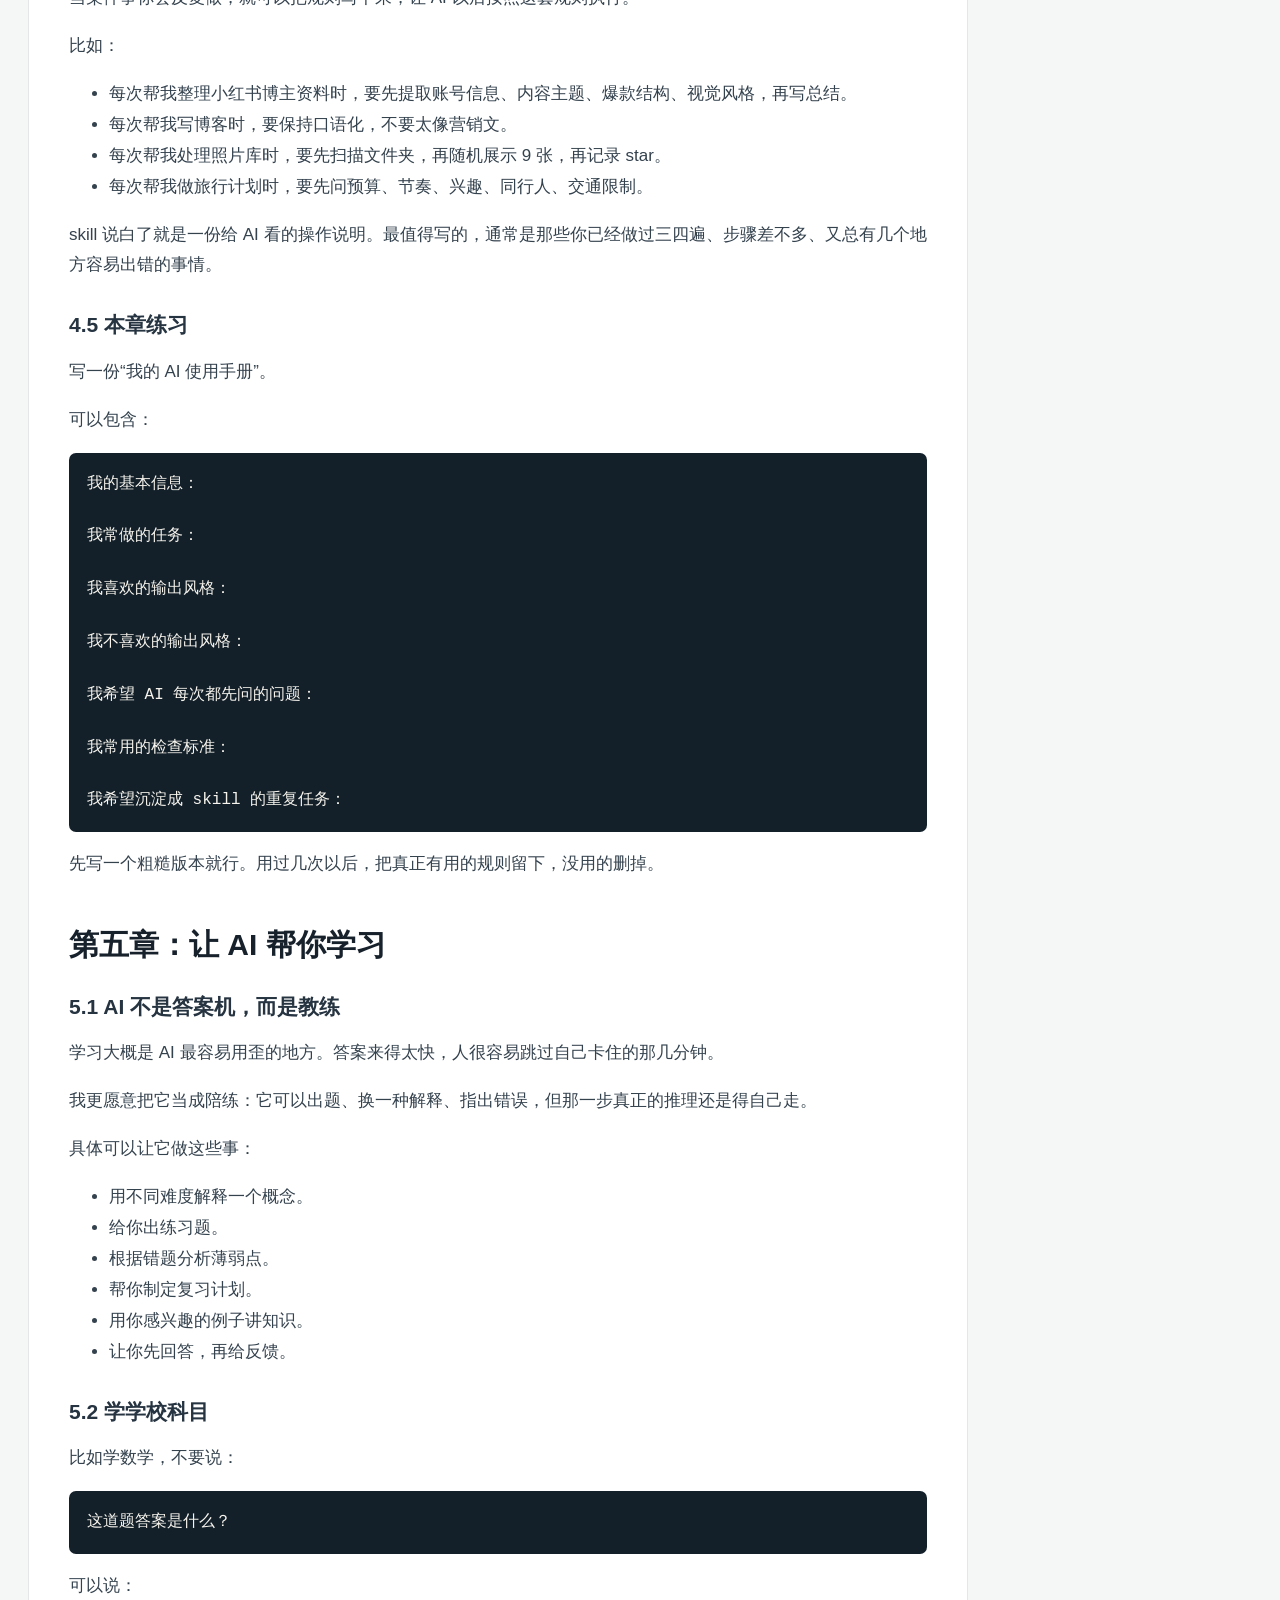
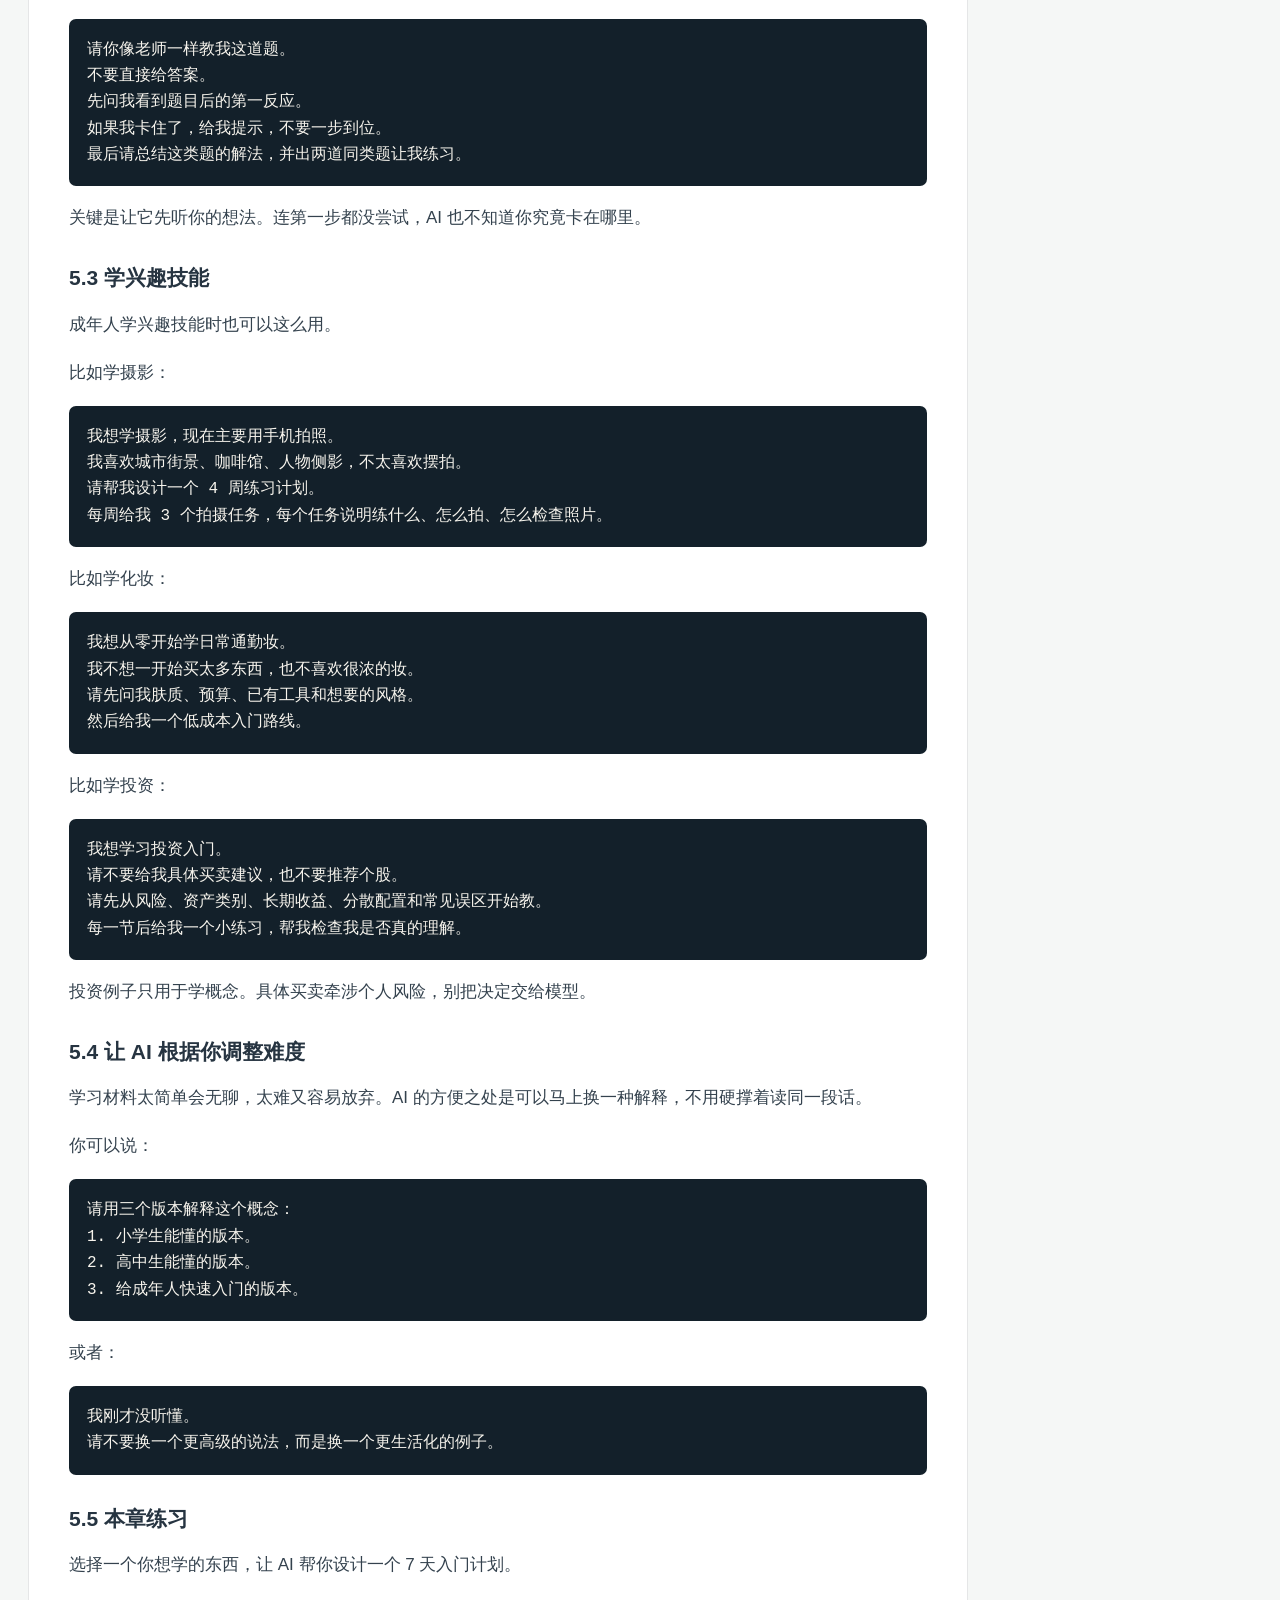
<file: site/standalone.html>
<!doctype html>
<html lang="zh-CN">
  <head>
    <meta charset="utf-8" />
    <meta name="viewport" content="width=device-width, initial-scale=1" />
    <title>Agent Thinking 101 | Handbook</title>
    <link rel="icon" href="[data-uri]" type="image/svg+xml" />
    <style>
:root {
  color-scheme: light;
  --ink: #17212b;
  --muted: #64717d;
  --paper: #f5f7f6;
  --panel: #ffffff;
  --line: #dfe5e8;
  --teal: #1f7a8c;
  --green-soft: #e8f4f2;
  --radius: 8px;
}

* {
  box-sizing: border-box;
}

html {
  scroll-behavior: smooth;
}

body {
  margin: 0;
  min-height: 100vh;
  background: var(--paper);
  color: var(--ink);
  font-family: "Avenir Next", "PingFang SC", "Hiragino Sans GB", "Microsoft YaHei", sans-serif;
}

button,
input {
  font: inherit;
}

.app-shell {
  min-height: 100vh;
}

.site-header {
  position: sticky;
  z-index: 20;
  top: 0;
  border-bottom: 1px solid rgba(23, 33, 43, 0.12);
  background: rgba(255, 255, 255, 0.94);
  backdrop-filter: blur(16px);
}

.header-inner {
  display: grid;
  grid-template-columns: minmax(280px, auto) minmax(0, 1fr) 44px;
  gap: 32px;
  align-items: center;
  width: min(100%, 1520px);
  min-height: 72px;
  margin: 0 auto;
  padding: 10px 28px;
}

.brand-block {
  display: flex;
  gap: 12px;
  align-items: center;
  min-width: 0;
}

.brand-copy {
  min-width: 0;
}

.brand-mark {
  flex: 0 0 auto;
  width: 44px;
  height: 44px;
  display: grid;
  place-items: center;
  border-radius: 8px;
  background: var(--ink);
  color: #fff;
  font-weight: 800;
}

.brand-block h1 {
  margin: 0;
  font-size: 19px;
  line-height: 1.2;
}

.brand-block p {
  margin: 3px 0 0;
  color: var(--muted);
  font-size: 12px;
}

.doc-list {
  display: flex;
  justify-content: flex-end;
  gap: 6px;
}

.doc-button {
  min-height: 40px;
  padding: 0 14px;
  border: 0;
  border-bottom: 2px solid transparent;
  background: transparent;
  color: var(--muted);
  cursor: pointer;
}

.doc-button:hover {
  color: var(--ink);
}

.doc-button.active {
  border-bottom-color: var(--teal);
  color: var(--ink);
}

.doc-button strong {
  font-size: 14px;
}

.nav-toggle {
  display: none;
  width: 44px;
  height: 44px;
  padding: 11px 10px;
  border: 1px solid rgba(23, 33, 43, 0.16);
  border-radius: 8px;
  background: #fff;
  cursor: pointer;
}

.nav-toggle span {
  display: block;
  height: 2px;
  margin: 4px 0;
  border-radius: 2px;
  background: var(--ink);
  transition: transform 160ms ease, opacity 160ms ease;
}

.nav-toggle[aria-expanded="true"] span:first-child {
  transform: translateY(6px) rotate(45deg);
}

.nav-toggle[aria-expanded="true"] span:nth-child(2) {
  opacity: 0;
}

.nav-toggle[aria-expanded="true"] span:last-child {
  transform: translateY(-6px) rotate(-45deg);
}

.main-panel {
  width: min(100%, 1520px);
  margin: 0 auto;
  padding: 28px;
}

.content-layout {
  display: grid;
  grid-template-columns: minmax(0, 1fr) 248px;
  gap: 36px;
  align-items: start;
}

.reader-card {
  min-width: 0;
  border: 1px solid rgba(23, 33, 43, 0.11);
  border-radius: var(--radius);
  background: var(--panel);
}

.reader-toolbar {
  display: grid;
  grid-template-columns: minmax(0, 1fr) 280px;
  gap: 24px;
  align-items: end;
  padding: 24px 40px;
  border-bottom: 1px solid var(--line);
}

.reader-toolbar > *,
.search-box {
  min-width: 0;
}

.eyebrow {
  margin: 0 0 6px;
  color: var(--teal);
  font-size: 11px;
  font-weight: 800;
  letter-spacing: 0.08em;
  text-transform: uppercase;
}

.reader-toolbar h3 {
  margin: 0;
  font-size: 25px;
  line-height: 1.2;
}

.search-box {
  display: grid;
  gap: 6px;
  color: var(--muted);
  font-size: 12px;
  font-weight: 700;
}

.search-box input {
  width: 100%;
  min-height: 40px;
  padding: 0 12px;
  border: 1px solid rgba(23, 33, 43, 0.18);
  border-radius: 6px;
  background: #fff;
  color: var(--ink);
}

.doc-content {
  min-width: 0;
  padding: 24px 40px 64px;
  line-height: 1.82;
  overflow-wrap: anywhere;
}

.doc-content h1,
.doc-content h2,
.doc-content h3 {
  letter-spacing: 0;
  scroll-margin-top: 94px;
}

.doc-content h1 {
  margin: 0 0 22px;
  font-size: 42px;
  line-height: 1.15;
}

.doc-content h2 {
  margin: 42px 0 16px;
  padding-top: 4px;
  font-size: 30px;
  line-height: 1.25;
}

.doc-content h3 {
  margin: 30px 0 10px;
  color: #263441;
  font-size: 21px;
  line-height: 1.35;
}

.doc-content p,
.doc-content li {
  color: #34424e;
  font-size: 17px;
}

.doc-content blockquote {
  margin: 20px 0;
  padding: 15px 18px;
  border-left: 4px solid var(--teal);
  background: var(--green-soft);
  color: #21424a;
}

.doc-content pre {
  max-width: 100%;
  overflow-x: auto;
  padding: 18px;
  border-radius: 7px;
  background: #13202a;
  color: #f7f4ed;
  line-height: 1.65;
}

.doc-content code {
  font-family: "SFMono-Regular", Menlo, Consolas, monospace;
}

.doc-content :not(pre) > code {
  padding: 2px 5px;
  border-radius: 5px;
  background: #eef3f5;
  color: #204653;
}

.doc-content a {
  color: var(--teal);
  text-decoration-thickness: 2px;
}

.doc-content img {
  display: block;
  width: 100%;
  max-width: 100%;
  height: auto;
  margin: 24px 0;
  border: 1px solid rgba(23, 33, 43, 0.1);
  border-radius: 8px;
  background: #fff;
}

.doc-content mark {
  border-radius: 4px;
  background: #ffe7a8;
}

.toc-card {
  position: sticky;
  top: 100px;
  max-height: calc(100vh - 124px);
  padding-left: 20px;
  border-left: 1px solid var(--line);
  overflow-y: auto;
}

.toc-link {
  display: block;
  padding: 7px 0;
  color: #52606c;
  font-size: 13px;
  line-height: 1.4;
  text-decoration: none;
}

.toc-link.level-2 {
  font-weight: 700;
}

.toc-link.level-3 {
  padding-left: 14px;
  color: #74808b;
}

.toc-link:hover {
  color: var(--teal);
}

@media (max-width: 1100px) {
  .content-layout {
    grid-template-columns: minmax(0, 1fr);
  }

  .toc-card {
    display: none;
  }
}

@media (max-width: 860px) {
  .header-inner {
    grid-template-columns: minmax(0, 1fr) 44px;
    gap: 12px;
    min-height: 68px;
    padding: 10px 16px;
  }

  .brand-mark {
    width: 42px;
    height: 42px;
  }

  .brand-block h1 {
    font-size: 17px;
  }

  .brand-block p {
    display: none;
  }

  .nav-toggle {
    display: block;
    grid-column: 2;
    grid-row: 1;
  }

  .doc-list {
    display: none;
    grid-column: 1 / -1;
    grid-row: 2;
    grid-template-columns: 1fr;
    gap: 0;
    padding-top: 8px;
    border-top: 1px solid var(--line);
  }

  .site-header.nav-open .doc-list {
    display: grid;
  }

  .doc-button {
    width: 100%;
    min-height: 46px;
    padding: 0 8px;
    border-bottom: 1px solid var(--line);
    text-align: left;
  }

  .doc-button.active {
    border-bottom-color: var(--line);
    color: var(--teal);
  }

  .main-panel {
    padding: 16px;
  }

  .reader-toolbar {
    grid-template-columns: minmax(0, 1fr);
    gap: 16px;
    padding: 20px;
  }

  .reader-toolbar h3 {
    font-size: 22px;
  }

  .doc-content {
    padding: 22px 20px 48px;
  }

  .doc-content h1 {
    font-size: 32px;
  }

  .doc-content h2 {
    margin-top: 34px;
    font-size: 25px;
  }

  .doc-content h3 {
    font-size: 19px;
  }

  .doc-content p,
  .doc-content li {
    font-size: 16px;
  }

  .doc-content ul,
  .doc-content ol {
    padding-left: 22px;
  }

  .doc-content blockquote {
    margin-right: 0;
    margin-left: 0;
  }
}

</style>
  </head>
  <body>
    <div class="app-shell">
      <header class="site-header" aria-label="Handbook 导航">
        <div class="header-inner">
          <div class="brand-block">
            <div class="brand-mark">AT</div>
            <div class="brand-copy">
              <h1>Agent Thinking 101</h1>
              <p>和 AI Agent 一起做事</p>
            </div>
          </div>

          <nav class="doc-list" id="docList" aria-label="文档列表"></nav>
          <button
            class="nav-toggle"
            id="navToggle"
            type="button"
            aria-expanded="false"
            aria-controls="docList"
            aria-label="展开文档导航"
          >
            <span></span>
            <span></span>
            <span></span>
          </button>
        </div>
      </header>

      <main class="main-panel">
        <section class="content-layout">
          <article class="reader-card">
            <div class="reader-toolbar">
              <div>
                <p class="eyebrow" id="currentKind">课程文档</p>
                <h3 id="currentTitle">加载中...</h3>
              </div>
              <label class="search-box">
                <span>搜索</span>
                <input id="searchInput" type="search" placeholder="输入关键词过滤当前文档" />
              </label>
            </div>
            <div class="doc-content" id="docContent" aria-live="polite"></div>
          </article>

          <aside class="toc-card" aria-label="当前文档章节">
            <p class="eyebrow">章节目录</p>
            <div id="toc"></div>
          </aside>
        </section>
      </main>
    </div>

    <script>
window.__EMBEDDED_DOCS__ = {"course":"# Agent Thinking 101\n\n## 和 AI Agent 一起做事\n\n我最初想做的是少儿编程课。写着写着，我发现成年人也卡在同一个地方：工具已经装了，聊天也会了，可一碰到完整任务，还是不知道怎样把 AI 放进自己的工作里。\n\n于是课程范围慢慢变宽了。孩子可以做网页、小游戏和学习助手；成年人可以整理 Excel、写文档或搭小工具。会编程的人还能继续往 Codex、MCP 和 skills 走。大家用的功能不一样，但开头都一样：先把想做的事说清楚。\n\n## 写在前面：这门课到底想解决什么\n\n我身边不少朋友已经在用 ChatGPT、Gemini、豆包或 DeepSeek。平时改改文字、写个标题、翻译几句话，都没有问题。\n\n可我教他们用 Codex 时，经常会看到一种断层。他们会问一段代码是什么意思，却很少让 AI 先读完整个项目；会让 AI 写攻略，却不让它先问预算、同行人和旅行节奏。大家仍然习惯一句一句地下命令，好像 AI 只能在聊天框里活动。\n\n现在的 Agent 可以读文件、改代码、跑命令，也能根据报错继续修。表格、文档和浏览器里的任务也在往这个方向走。它不保证一次做对，但已经可以连续承担一段工作。\n\n这门课想练的是下面这些事：\n\n- 怎么把一个模糊想法说清楚。\n- 怎么让 AI 帮你拆任务，而不是只给答案。\n- 怎么让 AI 用工具做事，而不是只在聊天框里写字。\n- 怎么检查 AI 的结果，避免被它带着跑。\n- 怎么把重复工作沉淀成模板、skill 或自动化流程。\n- 怎么用 AI 学习、创作、工作、复盘自己。\n\n学完以后，至少应该能把一件事情交代完整，知道什么时候让 AI 继续，什么时候自己停下来检查。\n\n## 参考资料和调研结论\n\n公开的 Agent 教程不少，大多写给开发者。\n\nHugging Face 的 Agents Course 会讲工具、行动和观察，也带着学习者用 smolagents、LlamaIndex、LangGraph 做项目。内容完整，不过默认读者有 Python 基础。\n\nMicrosoft 的 AI Agents for Beginners 更接近工程课程，内容包括规划、记忆、多 Agent、RAG 和 MCP。想自己开发 Agent 的人会用得上，普通用户读起来会比较吃力。\n\nAnthropic 的 Building Effective Agents 提醒开发者别急着做全自动系统，很多任务用简单工作流更稳。文章列出的提示链、路由、并行和评审流程，也很适合拿来教普通人。\n\nOpenAI 和通义灵码的文档则把工具列得很具体：搜索、文件、代码执行、终端、MCP、computer use。模型能接触这些工具以后，才有机会把任务往下推进。\n\n我不想把这门课也写成框架手册。所以正文会先从旅行计划、照片工具、学习和表格这些场景讲起。等读者真的遇到“AI 需要读文件”或“这套流程想下次再用”的问题，再解释工具、记忆、MCP 和 skill。\n\n参考资料：\n\n- Hugging Face Agents Course: https://huggingface.co/learn/agents-course/unit0/introduction\n- Anthropic, Building Effective Agents: https://www.anthropic.com/engineering/building-effective-agents\n- Microsoft AI Agents for Beginners: https://github.com/microsoft/ai-agents-for-beginners\n- OpenAI Agents SDK docs: https://developers.openai.com/api/docs/guides/agents\n- OpenAI tools docs: https://developers.openai.com/api/docs/guides/tools\n- 通义灵码智能体模式: https://help.aliyun.com/zh/lingma/qoder-cn/user-guide/agent\n- UNESCO AI Competency Framework for Students: https://www.unesco.org/en/articles/ai-competency-framework-students\n- MIT Open Learning, AI Literacy, Explained: https://openlearning.mit.edu/news/ai-literacy-explained\n\n## 课程使用指南\n\n自学时，可以从头读到尾，每章做一次练习。别只收藏 prompt，最好当场打开一个 AI 工具试一遍，然后故意挑一处不满意的地方让它修改。\n\n给朋友试讲时，不必一次讲完十章。先用半小时比较聊天与 Agent 的差别，再用一小时做个人主页或旅行计划，已经足够看出这套课是否讲得通。\n\n正式开课可以做 4 节体验版，也可以拆成 10 节。前者用来测试内容，后者再加入作业、复盘和最终项目。\n\n### 四节体验课版本\n\n第 1 节：AI 不只是聊天机器人。  \n目标是让学习者理解：AI 不只是回答问题，还可以围绕目标做事。课堂上对比“帮我做网页”和“请先帮我拆需求，再生成网页”的差别。\n\n第 2 节：把想法说清楚。  \n目标是训练任务说明。学习者选择一个真实想法，写出目标、背景、对象、材料、约束和成功标准。\n\n第 3 节：做出第一个作品。  \n目标是体验从想法到作品。青少年可以做兴趣主页，成年人可以做旅行计划页面、照片工具或工作流模板。\n\n第 4 节：让 AI 成为长期助手。  \n目标是写出自己的 AI 使用手册，包括偏好、常做任务、检查标准和可以沉淀成 skill 的重复工作。\n\n### 十节系统课版本\n\n第 1 节：从聊天 AI 到 Agent。  \n第 2 节：任务说明和需求澄清。  \n第 3 节：先计划、再执行、再检查。  \n第 4 节：工具、上下文、记忆和 skill。  \n第 5 节：用 AI 学习学校科目和兴趣技能。  \n第 6 节：用 AI 创造网页、小工具和作品。  \n第 7 节：用 AI 处理成年人工作流。  \n第 8 节：Agent 工作流模式。  \n第 9 节：安全、边界和判断。  \n第 10 节：最终项目展示和复盘。\n\n### 这门课反复练什么\n\n术语记不住没关系。每一章都会回到这五件事：\n\n1. 我能不能把目标说清楚。\n2. 我能不能让 AI 先问问题。\n3. 我能不能让 AI 拆计划。\n4. 我能不能检查 AI 做得对不对。\n5. 我能不能把一次经验沉淀成以后可复用的流程。\n\n这五件事做顺了，换一个模型也不至于重新学起。\n\n## 第一章：AI 不只是聊天机器人\n\n### 1.1 过去我们怎么用 AI\n\n很多人第一次用 AI，会把它当成一个很聪明的聊天对象。\n\n比如：\n\n- “帮我润色这段话。”\n- “帮我写一份自我介绍。”\n- “这段英文是什么意思？”\n- “帮我总结这篇文章。”\n- “给我十个小红书标题。”\n\n这些用法很实用，只是范围比较窄。你给一段材料，它回一个结果；不满意，再追问一句。AI 不知道整件事为什么要做，也接触不到其他文件和工具。\n\n### 1.2 Agent 是什么\n\n“Agent”听起来有点玄。先把它理解成：\n\n> 一个能围绕目标，使用工具，持续推进任务的 AI 协作者。\n\n聊天 AI 主要给回答。Agent 还会拿工具往下做。\n\n一个普通聊天 AI 可以告诉你：“这个网页应该怎么写。”  \n一个 Coding Agent 可以真的帮你写文件、改样式、运行项目、看报错、继续修。\n\n一个普通聊天 AI 可以告诉你：“Excel 里可以用这个公式。”  \n一个 Agent 可以读取表格，检查字段，生成公式，跑一段分析，输出图表和报告草稿。\n\n一个普通聊天 AI 可以告诉你：“旅行计划可以这样安排。”  \n一个 Agent 可以先问你的偏好，查最新信息，生成路线，发现时间太赶后重新排，再把最终计划做成清单。\n\n这里比较的是工作方式，不是模型智商。\n\n### 1.3 Agent 的四个关键词\n\n先看目标。它可以很小，比如做一个照片浏览器；也可以是整理过去一年的博客，看看自己总在写什么。\n\n再看上下文。需求、偏好、项目文件和之前的决定都算上下文。材料不给够，AI 只能猜。\n\n工具决定它能不能动手。搜索、文件、浏览器、表格、终端和你自己的脚本，都可以成为工具。\n\n最后是反馈。代码报错就看报错，页面太挤就改排版。人也要把“不对劲”说出来，不然 AI 只会沿着第一版继续跑。\n\n### 1.4 一个小例子：从聊天到 Agent\n\n普通用法：\n\n```text\n帮我做一个个人主页。\n```\n\nAI 可能会给你一段 HTML，或者告诉你个人主页应该包含哪些部分。\n\nAgent 式用法：\n\n```text\n我想做一个个人主页，用来展示我的摄影作品和最近写的文章。\n目标用户是朋友和未来可能合作的人。\n我希望页面有：自我介绍、照片作品区、博客链接、联系方式。\n风格不要太花，干净一点，有一点杂志感。\n请先帮我拆需求，问我还缺哪些信息，然后给出一个实现计划。\n等我确认后，再开始生成第一版。\n```\n\n这个 prompt 没有秘诀，只是多给了背景，还要求 AI 先停下来问问题。\n\n### 1.5 本章练习\n\n找一个你最近真的想做的事情，写成两个版本。\n\n第一个版本用普通聊天方式：\n\n```text\n帮我……\n```\n\n第二个版本用 Agent 方式：\n\n```text\n我想完成……\n背景是……\n目标用户/使用场景是……\n我已有的材料是……\n限制条件是……\n怎样算做好……\n请先问我缺少的信息，再给我计划。\n```\n\n比较两次回答，记下第二次多问了什么、少猜了什么。这个差别比背模板更值得留意。\n\n## 第二章：把想法说清楚\n\n### 2.1 大多数人卡在“想法太糊”\n\n很多让人失望的回答，源头是任务太糊。\n\n比如：\n\n```text\n帮我写个方案。\n```\n\n什么方案？给谁看？目的是说服、汇报、执行，还是招生？要多长？语气要正式还是轻松？有没有已有资料？有没有必须避开的内容？怎样算好？\n\n如果这些都没说，AI 只能猜。\n\n人和人一起工作也是这样。你对朋友说“帮我弄一下”，朋友也会愣住。AI 只是把这个问题放大了。\n\n### 2.2 一个任务说明的六个部分\n\n写任务说明时，可以顺着六个问题想：要做什么，为什么做，给谁用，手上有什么，受哪些限制，怎样才算完成。\n\n不必每次写成正式表格。比如你想做旅行计划，预算和同行人就是限制；想写工作报告，读者和已有数据更要先交代。少了哪一项，AI 就会自己补空白，而且它补的未必合你心意。\n\n### 2.3 模板：把模糊想法变清楚\n\n可以用这个模板：\n\n```text\n我想完成：\n\n背景是：\n\n这个东西给谁用/给谁看：\n\n我已有的材料：\n\n限制条件：\n\n我希望最后输出：\n\n怎样算做好：\n\n请你先检查我的描述是否清楚。如果不清楚，先问我问题，不要急着开始做。\n```\n\n网页、旅行计划、Excel 和课程大纲都能用这套模板。用几次后，可以删掉那些你不需要的栏目。\n\n### 2.4 青少年例子：做一个兴趣主页\n\n普通说法：\n\n```text\n帮我做一个关于篮球的网页。\n```\n\n更好的说法：\n\n```text\n我想做一个篮球兴趣主页，用来展示我为什么喜欢篮球。\n这个网页主要给同学和家长看。\n内容包括：我喜欢的球星、我最近的训练记录、我想学习的技术动作、我最喜欢的一场比赛。\n我现在没有学过 HTML，只想先做一个简单但好看的网页。\n风格希望有运动感，但不要太乱。\n怎样算做好：打开网页后，别人能在 1 分钟内了解我的篮球兴趣，并且页面看起来不像作业。\n请先帮我拆页面结构，再问我还需要补充什么。\n```\n\n这段描述也在逼着孩子整理自己的想法：网页里到底要放什么，别人看完应该知道什么。\n\n### 2.5 成年人例子：处理 Excel\n\n普通说法：\n\n```text\n帮我分析这个表格。\n```\n\n更好的说法：\n\n```text\n我有一份销售数据表，想知道最近三个月不同产品线的销售表现。\n目标是给老板做一个简单汇报。\n我希望输出包括：总体趋势、表现最好的产品、下滑明显的产品、可能原因、下一步建议。\n请先检查表格字段是否足够。如果字段不够，请告诉我缺什么。\n分析时不要只给结论，也要说明你是根据哪些字段判断的。\n最后请输出一份适合放进汇报文档的摘要。\n```\n\n有了业务目标和检查要求，AI 才知道该分析哪些字段，而不是随便画几张图。\n\n### 2.6 本章练习\n\n选一个你自己的真实任务，写一份任务说明。\n\n可以从这些方向选：\n\n- 做一个个人主页。\n- 设计一次旅行。\n- 学一个新技能。\n- 整理一个表格。\n- 写一份报告。\n- 做一个小工具。\n- 复盘自己过去一年的经历。\n\n写完后，让 AI 帮你检查这份任务说明：\n\n```text\n请你帮我检查这个任务说明。\n哪些地方清楚？哪些地方不够清楚？\n如果你要执行这个任务，你还需要问我哪 5 个问题？\n```\n\n如果 AI 提不出问题，通常说明任务还停在泛泛而谈的层面。\n\n## 第三章：从“要答案”到“要过程”\n\n### 3.1 为什么不要急着要最终答案\n\n很多人用 AI，会直接要结果。\n\n比如：\n\n```text\n帮我写完这篇作文。\n```\n\n```text\n帮我直接生成完整代码。\n```\n\n```text\n帮我给出投资建议。\n```\n\n直接拿最终答案当然省事，可你很难判断它在哪一步走偏了。写代码、做数据或学习新东西时，这个问题尤其明显。\n\n可以先让 AI 复述任务、问几个问题，再列计划。你看过计划以后再让它动手，出错时也比较容易找到位置。\n\n### 3.2 一个好流程：先计划，再执行\n\n很多任务都可以用这个流程：\n\n1. 说明目标。\n2. 让 AI 复述理解。\n3. 让 AI 提问补充信息。\n4. 让 AI 给出计划。\n5. 人确认计划。\n6. AI 执行第一步。\n7. 人检查结果。\n8. AI 继续修改。\n9. 最后总结经验。\n\n前面多花几分钟，往往能省掉后面整段推倒重来的时间。\n\n### 3.3 让 AI 先问你问题\n\n一个非常简单但有效的句子是：\n\n```text\n如果我的描述还不够清楚，请先问我问题，不要急着给答案。\n```\n\n这句话的作用很朴素：先把缺的信息补上。\n\n比如你说：\n\n```text\n我想学摄影，请帮我制定学习计划。如果我的目标不清楚，请先问我问题。\n```\n\nAI 可能会问：\n\n- 你现在用什么设备？\n- 你更喜欢人像、街拍、风景还是静物？\n- 你每周能练习几次？\n- 你想先学拍摄，还是后期？\n- 你希望一个月后达到什么效果？\n\n回答完这些问题，“学摄影”才会变成一份适合你的练习安排。\n\n### 3.4 让 AI 暴露检查方法\n\n另一个好句子是：\n\n```text\n每一步完成后，请告诉我应该怎么检查结果。\n```\n\n比如写网页，检查方法可以是：\n\n- 页面能不能打开。\n- 文字有没有溢出。\n- 手机上是否能看。\n- 图片是否正常加载。\n- 按钮点击后有没有反应。\n\n比如处理 Excel，检查方法可以是：\n\n- 总数是否和原表一致。\n- 是否有空值或异常值。\n- 分组字段是否正确。\n- 公式是否覆盖所有行。\n- 结论是否符合业务常识。\n\n检查方法最好在执行前就说好。等结果出来再临时找标准，很容易被一份看起来漂亮的答案糊弄过去。\n\n### 3.5 本章练习\n\n找一个你想让 AI 帮你完成的任务，要求 AI 按下面格式工作：\n\n```text\n请按这个流程帮我：\n1. 先复述你理解的目标。\n2. 再问我 3 到 5 个必要问题。\n3. 然后给出执行计划。\n4. 等我确认后，只执行第一步。\n5. 每一步结束后告诉我怎么检查。\n```\n\n做完后，看看 AI 的计划有没有帮你发现原来没想到的问题。\n\n## 第四章：工具、上下文和记忆\n\n### 4.1 Agent 为什么比聊天 AI 更强\n\n聊天模型能写得很好，可很多任务还要碰文件、网页和代码。Agent 的差别就在这里。\n\n它需要读文件。  \n它需要查网页。  \n它需要跑代码。  \n它需要看表格。  \n它需要记住你的偏好。  \n它需要知道上一步做了什么。  \n它需要在失败后换一种办法。\n\n少一个环节，任务都可能停住。能写代码却不能运行，就不知道有没有报错；能读表格却不理解业务目标，也只能做表面统计。\n\nOpenAI 的工具文档里把 web search、file search、code interpreter、remote MCP、skills、shell、computer use 等都列为可用工具。通义灵码的智能体模式也会使用工程检索、文件编辑、终端等工具。不同平台叫法不同，但底层逻辑类似：让模型不只生成文本，而是可以调用外部能力。\n\n### 4.2 什么是上下文\n\n上下文就是 AI 做当前任务需要知道的背景。\n\n它可以包括：\n\n- 你的目标。\n- 你的偏好。\n- 你之前做过的决定。\n- 你的文件。\n- 你的项目结构。\n- 你的写作风格。\n- 你的限制条件。\n- 你的历史材料。\n\n每次从零开始，AI 就会反复猜你的偏好。\n\n比如你让 AI 帮你写文章，但不给它你的博客风格，它只能写成一种很普通的 AI 腔。你让 AI 帮你改代码，但不给它项目文件，它只能给通用建议。你让 AI 帮你设计学习计划，但不告诉它你的时间和基础，它只能给一份看起来正确但很难执行的计划。\n\n### 4.3 什么是记忆\n\n记忆是长期上下文。\n\n比如：\n\n- 我喜欢直接、温和、有一点个人感的文字。\n- 我不喜欢太商业化的表达。\n- 我正在做一套 Agent 思维教程。\n- 我平时会用 Codex 帮我写代码和整理文档。\n- 我对摄影、化妆、写作、AI 工具、个人复盘感兴趣。\n- 我希望学习计划不要太鸡血，要能落地。\n\n如果这些信息会反复用，可以写进 memory、项目说明或个人手册。以后只需补充这次任务的变化。\n\n### 4.4 什么是 skill\n\nskill 可以先理解成一份“给 AI 用的操作手册”。\n\n当某件事你会反复做，就可以把规则写下来，让 AI 以后按照这套规则执行。\n\n比如：\n\n- 每次帮我整理小红书博主资料时，要先提取账号信息、内容主题、爆款结构、视觉风格，再写总结。\n- 每次帮我写博客时，要保持口语化，不要太像营销文。\n- 每次帮我处理照片库时，要先扫描文件夹，再随机展示 9 张，再记录 star。\n- 每次帮我做旅行计划时，要先问预算、节奏、兴趣、同行人、交通限制。\n\nskill 说白了就是一份给 AI 看的操作说明。最值得写的，通常是那些你已经做过三四遍、步骤差不多、又总有几个地方容易出错的事情。\n\n### 4.5 本章练习\n\n写一份“我的 AI 使用手册”。\n\n可以包含：\n\n```text\n我的基本信息：\n\n我常做的任务：\n\n我喜欢的输出风格：\n\n我不喜欢的输出风格：\n\n我希望 AI 每次都先问的问题：\n\n我常用的检查标准：\n\n我希望沉淀成 skill 的重复任务：\n```\n\n先写一个粗糙版本就行。用过几次以后，把真正有用的规则留下，没用的删掉。\n\n## 第五章：让 AI 帮你学习\n\n### 5.1 AI 不是答案机，而是教练\n\n学习大概是 AI 最容易用歪的地方。答案来得太快，人很容易跳过自己卡住的那几分钟。\n\n我更愿意把它当成陪练：它可以出题、换一种解释、指出错误，但那一步真正的推理还是得自己走。\n\n具体可以让它做这些事：\n\n- 用不同难度解释一个概念。\n- 给你出练习题。\n- 根据错题分析薄弱点。\n- 帮你制定复习计划。\n- 用你感兴趣的例子讲知识。\n- 让你先回答，再给反馈。\n\n### 5.2 学学校科目\n\n比如学数学，不要说：\n\n```text\n这道题答案是什么？\n```\n\n可以说：\n\n```text\n请你像老师一样教我这道题。\n不要直接给答案。\n先问我看到题目后的第一反应。\n如果我卡住了，给我提示，不要一步到位。\n最后请总结这类题的解法，并出两道同类题让我练习。\n```\n\n关键是让它先听你的想法。连第一步都没尝试，AI 也不知道你究竟卡在哪里。\n\n### 5.3 学兴趣技能\n\n成年人学兴趣技能时也可以这么用。\n\n比如学摄影：\n\n```text\n我想学摄影，现在主要用手机拍照。\n我喜欢城市街景、咖啡馆、人物侧影，不太喜欢摆拍。\n请帮我设计一个 4 周练习计划。\n每周给我 3 个拍摄任务，每个任务说明练什么、怎么拍、怎么检查照片。\n```\n\n比如学化妆：\n\n```text\n我想从零开始学日常通勤妆。\n我不想一开始买太多东西，也不喜欢很浓的妆。\n请先问我肤质、预算、已有工具和想要的风格。\n然后给我一个低成本入门路线。\n```\n\n比如学投资：\n\n```text\n我想学习投资入门。\n请不要给我具体买卖建议，也不要推荐个股。\n请先从风险、资产类别、长期收益、分散配置和常见误区开始教。\n每一节后给我一个小练习，帮我检查我是否真的理解。\n```\n\n投资例子只用于学概念。具体买卖牵涉个人风险，别把决定交给模型。\n\n### 5.4 让 AI 根据你调整难度\n\n学习材料太简单会无聊，太难又容易放弃。AI 的方便之处是可以马上换一种解释，不用硬撑着读同一段话。\n\n你可以说：\n\n```text\n请用三个版本解释这个概念：\n1. 小学生能懂的版本。\n2. 高中生能懂的版本。\n3. 给成年人快速入门的版本。\n```\n\n或者：\n\n```text\n我刚才没听懂。\n请不要换一个更高级的说法，而是换一个更生活化的例子。\n```\n\n### 5.5 本章练习\n\n选择一个你想学的东西，让 AI 帮你设计一个 7 天入门计划。\n\n要求：\n\n- 每天不超过 30 分钟。\n- 每天有一个小任务。\n- 每天有一个检查方法。\n- 第 7 天做一个小作品或小总结。\n\n最后让 AI 问你：\n\n```text\n你觉得这个计划哪里太难？哪里太简单？根据我的回答重新调整。\n```\n\n## 第六章：让 AI 帮你创造作品\n\n### 6.1 创造作品是最好的学习\n\n光听概念很难知道 Agent 到底好不好用。做一个自己的东西，问题会马上冒出来。\n\n一个网页。  \n一个小游戏。  \n一个照片工具。  \n一个学习助手。  \n一个旅行计划生成器。  \n一个个人知识库。  \n一个 Excel 自动分析流程。\n\n作品不用复杂。一个只解决自己问题的小工具，通常比照着教程复刻一个“大项目”更有意思。\n\n### 6.2 为什么这对青少年很重要\n\n传统少儿编程很容易从语法开始。先学变量，再学循环，再学函数，再学项目。这个路径有价值，但很多孩子会在中间失去兴趣。\n\n可以把顺序倒过来，先问孩子想做什么。\n\n他喜欢篮球，就做篮球主页。  \n她喜欢画画，就做作品展示网站。  \n他喜欢游戏，就做一个简单小游戏。  \n她喜欢历史，就做一个历史人物问答助手。\n\n代码还是要学，只是它可以晚一点出现。孩子先看到作品能跑，再回头理解变量和函数，往往更容易知道自己为什么要学。\n\n### 6.3 一个作品的标准流程\n\n可以用这个流程：\n\n1. 说出想法。\n2. 让 AI 帮你提问。\n3. 写项目 brief。\n4. 让 AI 生成第一版。\n5. 运行或打开看看。\n6. 说出哪里不满意。\n7. 让 AI 修改。\n8. 加入自己的内容。\n9. 展示给别人看。\n10. 记录下一步想改什么。\n\n第 6 步最值得留时间。AI 的第一版往往很像模板，找出哪里不像自己、哪里不能用，才是项目真正开始的地方。\n\n### 6.4 项目一：个人主页\n\n适合青少年，也适合成年人。\n\n任务说明可以这样写：\n\n```text\n我想做一个个人主页。\n它不是简历，而是展示我这个人。\n内容包括：我是谁、我喜欢什么、我最近在做什么、我想展示的作品、联系方式。\n风格希望干净、有个人感，不要太像模板。\n请先帮我设计页面结构，再给我第一版 HTML/CSS。\n生成后告诉我怎么在本地打开。\n```\n\n完成后可以继续让 AI 修改：\n\n```text\n这个页面太像模板了。\n请让它更像一个真实的人写的页面，减少空话，增加一些生活化细节。\n颜色不要太花，字体层级更清楚一点。\n```\n\n### 6.5 项目二：本地照片浏览和收藏工具\n\n这个项目来自我自己的小麻烦：照片下载了很多，平时根本不会再翻。我想每次随机看 9 张，喜欢的就加星，慢慢把真正想留下的挑出来。\n\n目标：\n\n- 从本地照片文件夹随机展示 9 张。\n- 可以刷新下一组。\n- 可以给喜欢的照片 star。\n- 可以查看收藏列表。\n\n需求很小，但恰好适合课堂。它能让人看到，没必要等某家公司做一个功能完全对口的软件。\n\n任务说明：\n\n```text\n我想做一个本地照片浏览工具。\n它从我指定的照片文件夹里随机展示 9 张图片。\n每张图片旁边有一个 star 按钮，点了以后记录到收藏列表。\n我希望这个工具优先简单可用，可以先用本地网页实现。\n请先问我运行环境和照片路径相关问题，再给出最简单实现方案。\n```\n\n第一版只要能随机显示和收藏就够了。分类、搜索和漂亮动画都可以以后再说。\n\n### 6.6 项目三：学习助手\n\n青少年可以做“我的英语单词助手”或“我的错题练习助手”。成年人可以做“我的投资学习助手”或“我的摄影练习助手”。\n\n任务说明：\n\n```text\n我想做一个学习助手，用来帮我学习摄影。\n它需要记录我正在学的主题，每天给我一个小练习，并让我写下复盘。\n我希望它不是直接给我一堆知识，而是能引导我练习。\n请先帮我设计功能，再生成一个简单网页原型。\n```\n\n### 6.7 本章练习\n\n从下面选择一个作品，做第一版：\n\n- 个人主页。\n- 兴趣展示网站。\n- 本地照片浏览工具。\n- 学习打卡工具。\n- 旅行计划页面。\n- 小游戏。\n- AI 故事书。\n\n要求很简单：第一版能打开，能展示，能讲清楚你为什么做它。\n\n## 第七章：让 AI 帮成年人干活\n\n### 7.1 成年人常把 AI 用得太零碎\n\n很多成年人用 AI，也会卡在“局部帮忙”。\n\n写文档时，让 AI 改一段。  \n做表格时，让 AI 给一个公式。  \n写代码时，让 AI 解释一段报错。  \n做调研时，让 AI 总结一篇文章。\n\n问题不在这些小用法，而在每次都从头开始。如果一件事每周都做，值得把步骤和检查标准留下来。\n\n### 7.2 Excel 和数据\n\n处理表格时，不要一上来就问“帮我分析”。更好的流程是：\n\n1. 说明业务目标。\n2. 让 AI 检查字段。\n3. 让 AI 找缺失值和异常值。\n4. 让 AI 提出分析维度。\n5. 人确认哪些维度有意义。\n6. 让 AI 生成统计、图表或公式。\n7. 人检查结论是否符合常识。\n8. 让 AI 写成报告。\n\n通用 prompt：\n\n```text\n我需要分析一份表格。\n请不要直接下结论。\n先帮我检查字段含义、缺失值、异常值和可能的分析维度。\n然后给我一个分析计划。\n等我确认后，再开始计算或写公式。\n最后输出一份可以给同事看的摘要。\n```\n\n### 7.3 文档和汇报\n\n文档工作通常材料多、步骤重复，很适合先整理成流程。\n\n比如：\n\n- 会议纪要。\n- 项目周报。\n- 竞品调研。\n- 课程大纲。\n- 招生文案。\n- 个人复盘。\n- 读书笔记。\n\n比如可以这样做：\n\n1. 收集原始材料。\n2. 让 AI 先提炼信息结构。\n3. 让 AI 找缺口。\n4. 人补充背景。\n5. AI 写初稿。\n6. 人指出风格问题。\n7. AI 改写。\n8. AI 自查是否有空话、重复、逻辑跳跃。\n\n### 7.4 软件开发和小工具\n\nAI Coding Agent 降低了做小工具的门槛。你不必先把前端、后端和数据库全学完，很多个人需求可以从本地网页或脚本开始。\n\n比如：\n\n- 批量重命名文件。\n- 整理下载文件夹。\n- 做照片浏览器。\n- 把 CSV 生成图表。\n- 做一个个人账本。\n- 做一个旅行计划页面。\n- 做一个课程资料整理工具。\n\n使用 Codex 或类似工具时，可以这样开头：\n\n```text\n请先阅读这个项目结构，告诉我它是什么技术栈。\n我想增加一个功能：……\n请先给出修改计划，不要直接改。\n计划里说明要改哪些文件、为什么改、怎么验证。\n等我确认后再执行。\n```\n\n### 7.5 把重复工作沉淀成 skill\n\n看到重复工作时，先别急着自动化。可以检查它是否真的稳定：\n\n判断一个任务是否适合变成 skill，可以问：\n\n- 这件事我是不是做过三次以上？\n- 每次步骤是不是差不多？\n- 判断标准是不是能写出来？\n- 输入和输出是不是相对固定？\n- 如果 AI 帮我做 70%，我是否愿意人工检查剩下 30%？\n\n大部分答案是“是”，再把它写成 skill 或工作流。判断特别多、每次情况差异很大的任务，硬自动化反而麻烦。\n\n### 7.6 本章练习\n\n列出你工作或生活中最重复的 5 件事。\n\n每件事写：\n\n- 输入是什么。\n- 输出是什么。\n- 中间步骤是什么。\n- 哪些地方必须人判断。\n- 哪些地方可以交给 AI。\n\n然后选一个，写成一份 skill 草稿。\n\n## 第八章：Agent 工作流\n\n### 8.1 不要一开始追求全自动\n\n很多人听到 Agent，会想象一个完全自动的 AI：你说一句话，它自己全做完。\n\n完全自动听起来很省事，可任务一旦碰到钱、隐私、删除文件或对外发布，人就得留在流程里。\n\n初学时先做可控的工作流更实际。\n\n工作流只是把步骤写清楚。哪里自动，哪里停下来等人确认，也一起写进去。\n\n### 8.2 提示链\n\n提示链就是一步接一步。\n\n例子：\n\n1. 先写大纲。\n2. 检查大纲。\n3. 根据大纲写初稿。\n4. 检查初稿。\n5. 润色。\n6. 输出最终版。\n\n适合写文章、写方案、做课程、做报告。\n\nprompt：\n\n```text\n请不要一次性写完。\n我们按链式流程来：\n第一步只输出大纲。\n等我确认后，再写正文。\n正文写完后，再单独做一次自查和润色。\n```\n\n### 8.3 路由\n\n路由就是先判断类型，再交给不同处理方式。\n\n比如你有很多用户反馈：\n\n- 有些是 bug。\n- 有些是功能建议。\n- 有些是投诉。\n- 有些是表扬。\n\n你可以让 AI 先分类，再分别处理。\n\n生活里也可以用：\n\n- 学习问题交给学习教练。\n- 写作问题交给写作编辑。\n- 技术问题交给工程助手。\n- 情绪复盘交给反思助手。\n\n### 8.4 并行\n\n并行就是让 AI 同时给多个方案。\n\n比如：\n\n```text\n请给我三个不同方向的个人主页设计：\n1. 极简文字型。\n2. 摄影作品集型。\n3. 轻博客型。\n每个方案说明适合什么人、优点、缺点。\n```\n\n创作时先看几个方向，能避免被 AI 的第一个答案带着走。\n\n### 8.5 指挥者-执行者\n\n任务变复杂以后，可以把拆解和执行分开。\n\n一个“指挥者”负责拆任务、安排顺序、汇总结果。多个“执行者”负责具体子任务。\n\n比如做一个课程：\n\n- 指挥者：设计整体结构。\n- 执行者 A：调研公开资料。\n- 执行者 B：写青少年案例。\n- 执行者 C：写成年人案例。\n- 执行者 D：检查语言是否太 AI。\n\n你不一定真的开多个 Agent，也可以在一个对话里模拟这个流程。\n\n### 8.6 评审-优化\n\n评审和修改是最常用的一组动作。\n\n一个 AI 负责生成，另一个视角负责挑问题。或者同一个 AI 先生成，再切换成审稿人。\n\nprompt：\n\n```text\n请先作为作者写第一版。\n写完后，切换成挑剔但友好的审稿人，检查：\n1. 有没有空话。\n2. 有没有逻辑跳跃。\n3. 有没有太像 AI 的句子。\n4. 有没有读者看不懂的术语。\n5. 有没有可以删掉的段落。\n最后根据审稿意见给出第二版。\n```\n\n### 8.7 本章练习\n\n用“评审-优化”流程改一篇你自己的文字。\n\n要求 AI 先指出问题，不要急着重写。你确认哪些建议有用后，再让它改。\n\n如果 AI 的评审意见不成立，也要明确拒绝。它是帮手，不是裁判。\n\n## 第九章：安全、边界和判断\n\n### 9.1 AI 会犯错\n\nAI 很有用，但它会犯错。\n\n它会编不存在的资料。  \n它会算错。  \n它会误解你的意思。  \n它会把看起来合理的话写得很自信。  \n它会在没有足够信息时假装知道。\n\n所以检查不能留到最后随便看一眼。最好在任务开始前就想好怎么验收。\n\n### 9.2 哪些事情必须小心\n\n以下场景要特别谨慎：\n\n- 隐私数据。\n- 身份证、手机号、家庭住址、银行卡。\n- 公司内部资料。\n- 未公开商业信息。\n- 医疗、法律、投资等高风险决策。\n- 自动删除、批量发送、付款、下单。\n- 学校作业和考试。\n\n这些任务可以让 AI 帮忙整理和起草，但最终决定、发送和付款都要由人确认。\n\n### 9.3 三条基本规则\n\n第一，重要事实要查来源。\n\n不要因为 AI 写得像真的，就当成真的。涉及数据、政策、价格、法律、医学、新闻，都要查来源。\n\n第二，重要操作要人确认。\n\n让 Agent 改文件、发邮件、删数据、执行命令之前，人要知道它要做什么。\n\n第三，学习任务要保留自己的思考。\n\nAI 可以讲解、提示、出题、检查，但不要直接替你完成应该由你完成的作业。\n\n### 9.4 给青少年的边界\n\n青少年使用 AI 时，规则要说得具体。\n\n可以做：\n\n- 让 AI 解释知识。\n- 让 AI 出练习题。\n- 让 AI 检查草稿。\n- 让 AI 帮自己做作品。\n- 让 AI 提醒哪里需要验证。\n\n不应该做：\n\n- 直接让 AI 代写作业。\n- 上传同学或家庭隐私。\n- 完全相信 AI 给出的事实。\n- 在没有大人知道的情况下使用涉及钱或账号的工具。\n\n### 9.5 给成年人的边界\n\n成年人更容易在“省时间”的诱惑下跳过检查。\n\nAI 写的报告，要看。  \nAI 算的数据，要复核。  \nAI 写的代码，要跑。  \nAI 给的投资知识，可以学，但不能当成买卖建议。  \nAI 帮你处理公司资料，要注意保密。\n\n报告、代码和数据都可以让 AI 起草或处理，但责任不会因此转给模型。\n\n### 9.6 本章练习\n\n写一份你的 AI 使用边界。\n\n```text\n我可以让 AI 帮我做：\n\n我暂时不让 AI 做：\n\n涉及隐私时，我会：\n\n涉及钱、健康、法律时，我会：\n\nAI 输出重要结论时，我会如何检查：\n```\n\n写完后放在常用项目里。真正遇到敏感资料或自动操作时，再拿出来对照。\n\n## 第十章：最终项目\n\n### 10.1 为什么要有最终项目\n\n最后还是要做一个自己的项目。只听懂概念，很难知道自己会在哪一步卡住。\n\n项目不用大，满足下面几点就够：\n\n- 它来自真实需求。\n- 它能展示或能使用。\n- 它包含一次人和 AI 的迭代过程。\n\n### 10.2 青少年项目方向\n\n可以选择：\n\n- 我的个人主页。\n- 我的兴趣展示网站。\n- 我的 AI 故事书。\n- 我的学习助手。\n- 我的小游戏。\n- 我的班级知识问答页面。\n- 我的旅行计划页面。\n\n最终交付：\n\n- 作品链接或截图。\n- 项目说明。\n- 我怎么和 AI 说需求。\n- AI 第一版哪里不好。\n- 我怎么让 AI 修改。\n- 我学到了什么。\n\n### 10.3 成年人项目方向\n\n可以选择：\n\n- 我的 Excel 分析流程。\n- 我的工作周报助手。\n- 我的旅行计划工作流。\n- 我的个人复盘助手。\n- 我的照片整理工具。\n- 我的资料总结 skill。\n- 我的代码开发助手。\n\n最终交付：\n\n- 工作流说明。\n- 输入和输出。\n- 可复用 prompt 或 skill。\n- 检查清单。\n- 节省了什么时间。\n- 哪些步骤仍然需要人判断。\n\n### 10.4 项目模板\n\n```text\n项目名称：\n\n我为什么想做它：\n\n这个项目给谁用：\n\n我希望它能完成什么：\n\n我已有的材料：\n\n我使用的 AI 工具：\n\n我给 AI 的第一版任务说明：\n\nAI 给出的第一版结果：\n\n我发现的问题：\n\n我让 AI 怎么修改：\n\n最终结果：\n\n我怎么检查它：\n\n下一步想改进：\n```\n\n### 10.5 课程结束以后\n\n今天用的是 Codex、ChatGPT、Gemini、DeepSeek 或 GLM，过一阵子工具名单还会变。课程里那些按钮和菜单不一定耐用。\n\n更值得留下的是做项目时形成的习惯：需求写清楚，计划先看，结果自己验收；一件事做顺以后，把步骤留给下次。孩子可以用这套习惯做作品，成年人可以少做一些重复劳动。\n\n课程结束后，不妨继续维护自己的 AI 使用手册。过几个月再回来看，删掉没用的规则，补上新踩过的坑。这比收藏一百条“万能 prompt”更接近真实使用。\n","abstract":"# 和 AI Agent 一起做事\n\n## 一门教人把 AI 用到具体事情里的课\n\n我身边不少朋友已经在用 ChatGPT、Gemini、豆包或 DeepSeek。平时让它改改文字、查点资料，偶尔也拿来问代码。可一到稍微完整一点的任务，他们还是会把工作切成很多小段，一句一句地喂给 AI。\n\n我教他们用 Codex 时，最明显的变化不在模型，而在用法。AI 可以先读项目、列计划，再改文件、跑命令、看报错。处理表格、整理资料、做旅行计划也是类似的。你可以把整件事交代清楚，让它连续做一段，而不是每次只问一句。\n\n这门课想把这种用法讲明白。\n\n## 谁可以来学\n\n年龄不是主要门槛。\n\n青少年可以做自己的网页、小游戏、故事书和学习助手。成年人更可能拿它处理 Excel、写报告、整理资料，或者搭一个只有自己会用的小工具。家长和老师则需要弄清楚另一件事：孩子用 AI，重点不该是抄答案，而是学会描述想法、看懂结果，并且愿意把第一版改掉重来。\n\n不要求会编程。会用电脑、手上有一件想做的事，就够开始了。\n\n## 课里会做什么\n\n我们会练习怎样把一个含糊的念头说清楚，怎样让 AI 先问问题、列计划，再开始执行。还会接触文件、表格、代码和浏览器这些工具，但不会一上来堆术语。\n\n课里的项目会尽量贴近生活：个人主页、照片浏览器、旅行计划、学习助手、Excel 分析流程，都可以。选什么项目不重要，重要的是你真的需要它，也愿意检查 AI 做出来的东西。\n\n我们还会讨论几个不太舒服但绕不开的问题：AI 会胡说怎么办？哪些资料不能上传？什么时候应该让它停下来？作业和工作成果的责任算谁的？\n\n## 一个简单例子\n\n很多人会这样问：\n\n```text\n帮我做一个网页。\n```\n\n如果这是你自己的项目，可以多交代几句：\n\n```text\n我想做一个个人主页，放摄影作品和最近写的文章。\n主要给朋友和可能合作的人看。\n页面需要自我介绍、作品区、博客链接和联系方式。\n我喜欢干净一点的排版，不想做得像公司官网。\n\n先别急着写代码。请检查我还漏了什么，问完问题后再列一个实现计划。\n```\n\n第二种写法没有什么玄学。你只是把真实情况告诉了 AI，也给自己留了一个确认计划的机会。\n\n## 十章内容\n\n1. AI 不只是聊天机器人\n2. 把想法说清楚\n3. 先问问题，再计划和执行\n4. 工具、上下文、记忆和 skill\n5. 用 AI 学习学校科目和兴趣技能\n6. 用 AI 做网页、小工具和其他作品\n7. 用 AI 处理表格、文档和重复工作\n8. 几种常见的 Agent 工作流\n9. 安全、隐私和人的责任\n10. 完成并展示一个自己的项目\n\n这门课最后希望留下的，不是某个软件的操作步骤。软件更新太快，半年后菜单可能就变了。更耐用的是一套做事习惯：任务先说清楚，计划先看一遍，结果自己验收，做顺的流程再留下来下次用。\n","prompts":"# Agent Thinking 101 Prompt 与 Skill 模板库\n\n这些模板可以直接复制，但别把它们当咒语。先填进自己的目标、材料和限制。用过几次后，删掉多余的问题，留下每次都会用到的部分。\n\n## 1. 通用任务说明模板\n\n适合几乎所有任务。\n\n```text\n我想完成：\n\n背景是：\n\n这个结果给谁用/给谁看：\n\n我已有的材料：\n\n限制条件：\n\n我希望最后输出：\n\n怎样算做好：\n\n请你先检查我的描述是否清楚。如果不清楚，先问我问题，不要急着开始做。\n```\n\n## 2. Agent 式协作流程模板\n\n适合写代码、写文档、做数据、做项目。\n\n```text\n请按这个流程帮我：\n\n1. 先复述你理解的目标。\n2. 再问我 3 到 5 个必要问题。\n3. 然后给出执行计划。\n4. 等我确认后，只执行第一步。\n5. 每一步结束后告诉我怎么检查结果。\n6. 如果遇到不确定的地方，请明确说出你的假设。\n7. 完成后总结这次任务可以沉淀成什么经验。\n```\n\n## 3. 让 AI 先问问题\n\n适合需求还不清楚的时候。\n\n```text\n我现在只有一个模糊想法：\n\n……\n\n请不要直接给方案。\n请先像一个有经验的项目顾问一样，问我 8 个关键问题。\n这些问题要帮助我澄清目标、用户、材料、限制、风格、成功标准和风险。\n问完后，等我回答，再帮我整理成任务说明。\n```\n\n## 4. 把想法变成项目 brief\n\n适合青少年作品、个人项目、小工具、课程项目。\n\n```text\n请帮我把下面这个想法整理成项目 brief：\n\n想法：\n\n……\n\n请输出：\n1. 项目名称。\n2. 这个项目解决什么问题。\n3. 给谁使用。\n4. 核心功能。\n5. 第一版最小可行范围。\n6. 需要我补充的材料。\n7. 可能遇到的困难。\n8. 第一版验收标准。\n```\n\n## 5. 做个人主页\n\n适合青少年、成年人、创作者、求职者。\n\n```text\n我想做一个个人主页。\n\n它不是简历，而是展示我这个人。\n\n我的身份/兴趣：\n\n我想展示的内容：\n\n目标读者：\n\n我喜欢的风格：\n\n我不喜欢的风格：\n\n请先帮我设计页面结构，再问我还缺哪些内容。\n等我确认后，再生成第一版 HTML/CSS。\n生成后请告诉我怎么在本地打开，以及如何检查页面有没有问题。\n```\n\n## 6. 做兴趣展示网站\n\n适合孩子的作品课。\n\n```text\n我想做一个关于【兴趣】的网站。\n\n这个网站主要给【同学/家长/朋友】看。\n\n我希望包含：\n- 我为什么喜欢它。\n- 我最喜欢的作品/人物/案例。\n- 我自己的经历或练习记录。\n- 我想继续学习的方向。\n\n我的技术基础是：\n\n页面风格希望：\n\n请先帮我拆成 3 到 5 个页面模块，然后问我还需要补充什么。\n```\n\n## 7. 做学习助手\n\n适合学校科目、兴趣学习、成年人自学。\n\n```text\n我想做一个学习助手，用来帮我学习：\n\n我的基础：\n\n我每周能投入的时间：\n\n我容易卡住的地方：\n\n我希望它帮我：\n- 制定计划。\n- 出练习。\n- 检查我的回答。\n- 根据错误调整难度。\n- 做阶段复盘。\n\n请先帮我设计这个学习助手的工作方式。\n不要直接开始讲课。\n```\n\n## 8. 让 AI 像老师一样讲题\n\n适合学生，不适合直接代写。\n\n```text\n请你像老师一样教我这道题。\n\n要求：\n1. 不要直接给最终答案。\n2. 先问我看到题目后的想法。\n3. 如果我答错，先指出错在哪里。\n4. 如果我卡住，只给一个小提示。\n5. 最后总结这类题的解法。\n6. 再出 2 道同类题让我练习。\n\n题目是：\n\n……\n```\n\n## 9. 设计 7 天学习计划\n\n适合兴趣学习、技能入门。\n\n```text\n我想在 7 天内入门：\n\n我的基础是：\n\n我每天最多能花：\n\n我希望第 7 天能完成一个小作品或小总结。\n\n请帮我设计 7 天计划。\n每天包括：\n1. 今天学什么。\n2. 一个 30 分钟以内的小任务。\n3. 怎么检查我有没有学会。\n4. 如果太难，可以怎么降低难度。\n```\n\n## 10. 学投资的安全模板\n\n只用于知识学习，不用于具体投资建议。\n\n```text\n我想学习投资入门。\n\n请注意：\n1. 不要推荐具体股票、基金或买卖时点。\n2. 不要替我做投资决策。\n3. 请把重点放在基础知识、风险意识、资产类别、长期收益、分散配置和常见误区。\n4. 每讲一个概念，都给一个生活化例子。\n5. 每节最后给我 3 个问题，检查我是否理解。\n\n请先问我当前基础和学习目标，再设计入门路线。\n```\n\n## 11. 处理 Excel 或 CSV\n\n适合成年人工作流。\n\n```text\n我需要分析一份表格。\n\n业务目标是：\n\n表格字段大概包括：\n\n我希望得到：\n\n请不要直接下结论。\n请先帮我：\n1. 检查字段含义。\n2. 判断可能的缺失值和异常值。\n3. 提出 3 到 5 个分析维度。\n4. 告诉我每个维度为什么有意义。\n5. 等我确认后，再开始计算或写公式。\n\n最后请输出一份可以给同事看的摘要，并说明哪些结论需要人工复核。\n```\n\n## 12. 写工作报告\n\n适合周报、项目汇报、调研报告。\n\n```text\n我需要写一份报告。\n\n报告类型：\n\n读者：\n\n目标：\n\n已有材料：\n\n希望语气：\n\n请按流程来：\n1. 先提炼材料里的关键信息。\n2. 再指出缺少哪些信息。\n3. 给出报告结构。\n4. 等我确认后再写初稿。\n5. 初稿完成后，检查空话、重复、逻辑跳跃和读者看不懂的地方。\n```\n\n## 13. 用 Codex 改项目\n\n适合 AI Coding Agent。\n\n```text\n请先阅读当前项目结构。\n\n我的目标是：\n\n请先不要直接修改文件。\n\n请先告诉我：\n1. 这个项目大概是什么技术栈。\n2. 与目标最相关的文件有哪些。\n3. 你建议怎么改。\n4. 每一步怎么验证。\n5. 可能的风险是什么。\n\n等我确认后，再开始实施。\n```\n\n## 14. 让 AI 修 bug\n\n适合代码报错、网页问题、小工具问题。\n\n```text\n我遇到了一个问题：\n\n现象：\n\n我期望的结果：\n\n实际结果：\n\n相关报错：\n\n我已经尝试过：\n\n请不要直接猜原因。\n请先根据现象列出 3 个可能原因，并告诉我如何验证每个原因。\n然后从最可能、成本最低的验证开始。\n```\n\n## 15. 做本地照片浏览工具\n\n适合展示“AI 帮我做自己的小工具”。\n\n```text\n我想做一个本地照片浏览工具。\n\n目标：\n- 从指定照片文件夹里随机展示 9 张图片。\n- 可以刷新下一组。\n- 可以给喜欢的照片 star。\n- 可以查看收藏列表。\n\n我的运行环境：\n\n照片文件夹路径：\n\n我希望第一版尽量简单可用，不追求复杂功能。\n\n请先问我必要问题，再给出最小实现方案。\n如果需要写代码，请告诉我怎么运行、怎么检查、可能会遇到什么权限问题。\n```\n\n## 16. 做旅行计划\n\n适合普通人快速理解 Agent 思维。\n\n```text\n我想做一个旅行计划。\n\n目的地：\n\n天数：\n\n同行人：\n\n预算：\n\n喜欢：\n\n不喜欢：\n\n节奏偏好：\n\n必须去/必须避开的地方：\n\n请先问我还缺哪些信息。\n然后按每天上午、下午、晚上设计路线。\n每个安排都说明为什么适合我。\n最后给出一个可以调整的清单，而不是一份死板攻略。\n```\n\n## 17. 个人复盘和自我理解\n\n适合整理博客、日记、随想、人生经历。\n\n```text\n我会给你一些关于我的材料，包括经历、随想、博客或日记片段。\n\n请你不要急着评价我。\n\n请帮我做一份温和、诚实的自我观察：\n1. 我反复关心的主题。\n2. 我的优势。\n3. 我容易卡住的地方。\n4. 我最近可能在逃避或拖延什么。\n5. 我可以继续发展成项目的线索。\n6. 你不确定但值得我思考的问题。\n\n请把结论和证据分开写。\n不要把猜测写得太确定。\n```\n\n## 18. 评审-优化\n\n适合文章、报告、课程、网页、prompt。\n\n```text\n请先作为作者/执行者给出第一版。\n\n完成后，请切换成挑剔但友好的评审，检查：\n1. 有没有空话。\n2. 有没有逻辑跳跃。\n3. 有没有太像 AI 的句子。\n4. 有没有读者看不懂的术语。\n5. 有没有可以删掉的段落。\n6. 有没有缺少例子。\n7. 有没有事实需要验证。\n\n请先列出评审意见。\n等我确认哪些意见要采纳后，再改第二版。\n```\n\n## 19. 把重复任务写成 skill 草稿\n\n适合沉淀个人工作流。\n\n```text\n我想把一个重复任务写成 skill 草稿。\n\n任务名称：\n\n我为什么经常做它：\n\n输入通常是什么：\n\n输出应该是什么：\n\n标准步骤：\n\n判断标准：\n\n容易出错的地方：\n\n哪些步骤可以 AI 做：\n\n哪些步骤必须人确认：\n\n请帮我整理成一份给 AI 使用的操作手册。\n要求清晰、可复用、不要写成泛泛建议。\n```\n\n## 20. 让 AI 总结经验\n\n适合每次任务结束后沉淀。\n\n```text\n请总结这次协作。\n\n请包括：\n1. 我一开始的目标是什么。\n2. 我们实际完成了什么。\n3. 中间遇到什么问题。\n4. 哪些 prompt 或流程有效。\n5. 下次可以复用什么。\n6. 如果要写成 skill，应该包含哪些规则。\n7. 我作为使用者哪里可以说得更清楚。\n```\n\n## 21. Prompt 使用原则\n\n模板只是一个起点。检查下面几项有没有说清楚：\n\n- 目标。\n- 背景。\n- 材料。\n- 约束。\n- 成功标准。\n- 检查方式。\n\nprompt 写得长不代表任务清楚。反过来，背景已经明确时，几句话也够用。\n\n## 22. Skill 草稿示例：旅行计划助手\n\n```text\n技能名称：旅行计划助手\n\n用途：\n帮助用户根据目的地、预算、兴趣、同行人和节奏偏好，制定可调整的旅行计划。\n\n工作流程：\n1. 先询问目的地、时间、同行人、预算、兴趣和禁忌。\n2. 不要直接生成攻略。\n3. 先总结用户偏好。\n4. 给出 2 到 3 种旅行节奏方案。\n5. 用户选择后，再按天安排上午、下午、晚上。\n6. 每个安排说明原因。\n7. 最后输出可调整清单。\n\n检查标准：\n- 路线不要太赶。\n- 安排要符合用户兴趣。\n- 不确定的营业时间、票价和交通信息要提示用户查证。\n- 不替用户做涉及付款的操作。\n```\n\n## 23. Skill 草稿示例：个人写作编辑\n\n```text\n技能名称：个人写作编辑\n\n用途：\n帮助用户把口语化想法整理成博客、课程文案或长文，但保留真实感。\n\n风格规则：\n- 不要太营销。\n- 不要堆概念。\n- 少用口号。\n- 保留一点个人观察和犹豫。\n- 句子可以短一点。\n- 先讲真实场景，再讲抽象概念。\n\n工作流程：\n1. 先提炼原始材料里的核心观点。\n2. 问用户目标读者是谁。\n3. 给 2 到 3 个切入角度。\n4. 等用户选方向后再写初稿。\n5. 写完后检查 AI 腔、空话、重复和逻辑跳跃。\n```\n\n## 24. Skill 草稿示例：学习教练\n\n```text\n技能名称：学习教练\n\n用途：\n帮助用户学习一个新领域，但不直接替用户完成应该自己完成的作业。\n\n工作流程：\n1. 先询问学习目标、当前基础、可投入时间和截止时间。\n2. 把目标拆成阶段。\n3. 每个阶段给小任务和检查方法。\n4. 用户回答后再反馈。\n5. 如果用户卡住，先给提示，不直接给最终答案。\n6. 每周做一次复盘。\n\n边界：\n- 不代写作业。\n- 不替用户做高风险决策。\n- 涉及投资、医学、法律时，只做知识解释，并提醒查专业来源。\n```\n"};
window.__EMBEDDED_ASSETS__ = {"/docs/assets/agent-thinking-hero.svg":"[data-uri]","docs/assets/agent-thinking-hero.svg":"[data-uri]","assets/agent-thinking-hero.svg":"[data-uri]","/docs/assets/agent-loop.svg":"[data-uri]","docs/assets/agent-loop.svg":"[data-uri]","assets/agent-loop.svg":"[data-uri]","/docs/assets/audience-map.svg":"[data-uri]","docs/assets/audience-map.svg":"[data-uri]","assets/audience-map.svg":"[data-uri]"};
</script>
<script>
const docs = [
  {
    id: "course",
    title: "完整手册",
    kind: "Handbook",
    path: "../docs/agent-thinking-course.md",
  },
  {
    id: "abstract",
    title: "快速摘要",
    kind: "Overview",
    path: "../docs/agent-thinking-abstract.md",
  },
  {
    id: "prompts",
    title: "Prompt / Skill 模板",
    kind: "Templates",
    path: "../docs/agent-thinking-prompt-library.md",
  },
];

const state = {
  activeDoc: docs[0],
  cache: new Map(),
  currentMarkdown: "",
  currentHeadings: [],
};

const els = {
  siteHeader: document.querySelector(".site-header"),
  navToggle: document.querySelector("#navToggle"),
  docList: document.querySelector("#docList"),
  currentKind: document.querySelector("#currentKind"),
  currentTitle: document.querySelector("#currentTitle"),
  docContent: document.querySelector("#docContent"),
  toc: document.querySelector("#toc"),
  searchInput: document.querySelector("#searchInput"),
};

function setNavigationOpen(isOpen) {
  els.siteHeader.classList.toggle("nav-open", isOpen);
  els.navToggle.setAttribute("aria-expanded", String(isOpen));
  els.navToggle.setAttribute("aria-label", isOpen ? "收起文档导航" : "展开文档导航");
}

function escapeHtml(value) {
  return value
    .replaceAll("&", "&amp;")
    .replaceAll("<", "&lt;")
    .replaceAll(">", "&gt;")
    .replaceAll('"', "&quot;")
    .replaceAll("'", "&#039;");
}

function slugify(text, index) {
  const slug = text
    .trim()
    .toLowerCase()
    .replace(/[^\p{L}\p{N}]+/gu, "-")
    .replace(/^-|-$/g, "");
  return slug || `section-${index}`;
}

function normalizeUrl(url) {
  const embeddedAssets = window.__EMBEDDED_ASSETS__ || {};
  if (embeddedAssets[url]) return embeddedAssets[url];
  if (url.startsWith("assets/") && embeddedAssets[`/docs/${url}`]) return embeddedAssets[`/docs/${url}`];
  if (url.startsWith("/docs/assets/") && embeddedAssets[url]) return embeddedAssets[url];
  if (/^(https?:|mailto:|#|data:)/.test(url)) return url;
  if (url.startsWith("/docs/")) return `..${url}`;
  if (url.startsWith("docs/")) return `../${url}`;
  if (url.startsWith("assets/")) return `../docs/${url}`;
  return url;
}

function inlineMarkdown(text) {
  let html = escapeHtml(text);
  html = html.replace(/!\[([^\]]*)\]\(([^)]+)\)/g, (_, alt, url) => {
    return `<img src="${normalizeUrl(url)}" alt="${alt}">`;
  });
  html = html.replace(/\[([^\]]+)\]\(([^)]+)\)/g, (_, label, url) => {
    return `<a href="${normalizeUrl(url)}" target="_blank" rel="noreferrer">${label}</a>`;
  });
  html = html.replace(/\*\*([^*]+)\*\*/g, "<strong>$1</strong>");
  html = html.replace(/`([^`]+)`/g, "<code>$1</code>");
  return html;
}

function parseMarkdown(markdown, query = "") {
  const lines = markdown.split(/\r?\n/);
  const html = [];
  const headings = [];
  let inCode = false;
  let codeLines = [];
  let inList = false;
  let inOrderedList = false;
  let paragraph = [];
  let headingIndex = 0;

  function flushParagraph() {
    if (!paragraph.length) return;
    html.push(`<p>${inlineMarkdown(paragraph.join(" "))}</p>`);
    paragraph = [];
  }

  function closeLists() {
    if (inList) {
      html.push("</ul>");
      inList = false;
    }
    if (inOrderedList) {
      html.push("</ol>");
      inOrderedList = false;
    }
  }

  for (const rawLine of lines) {
    const line = rawLine.replace(/\s+$/, "");

    if (line.startsWith("```")) {
      if (inCode) {
        html.push(`<pre><code>${escapeHtml(codeLines.join("\n"))}</code></pre>`);
        codeLines = [];
        inCode = false;
      } else {
        flushParagraph();
        closeLists();
        inCode = true;
      }
      continue;
    }

    if (inCode) {
      codeLines.push(rawLine);
      continue;
    }

    const headingMatch = line.match(/^(#{1,3})\s+(.+)$/);
    if (headingMatch) {
      flushParagraph();
      closeLists();
      const level = headingMatch[1].length;
      const title = headingMatch[2].trim();
      const id = slugify(title, headingIndex++);
      headings.push({ level, title, id });
      html.push(`<h${level} id="${id}">${inlineMarkdown(title)}</h${level}>`);
      continue;
    }

    if (!line.trim()) {
      flushParagraph();
      closeLists();
      continue;
    }

    if (line.startsWith("> ")) {
      flushParagraph();
      closeLists();
      html.push(`<blockquote>${inlineMarkdown(line.slice(2))}</blockquote>`);
      continue;
    }

    const unorderedMatch = line.match(/^\s*[-*]\s+(.+)$/);
    if (unorderedMatch) {
      flushParagraph();
      if (inOrderedList) {
        html.push("</ol>");
        inOrderedList = false;
      }
      if (!inList) {
        html.push("<ul>");
        inList = true;
      }
      html.push(`<li>${inlineMarkdown(unorderedMatch[1])}</li>`);
      continue;
    }

    const orderedMatch = line.match(/^\s*\d+\.\s+(.+)$/);
    if (orderedMatch) {
      flushParagraph();
      if (inList) {
        html.push("</ul>");
        inList = false;
      }
      if (!inOrderedList) {
        html.push("<ol>");
        inOrderedList = true;
      }
      html.push(`<li>${inlineMarkdown(orderedMatch[1])}</li>`);
      continue;
    }

    paragraph.push(line);
  }

  flushParagraph();
  closeLists();

  let output = html.join("\n");
  if (query.trim()) {
    const escaped = query.trim().replace(/[.*+?^${}()|[\]\\]/g, "\\$&");
    output = output.replace(new RegExp(`(${escaped})`, "gi"), "<mark>$1</mark>");
  }

  return { html: output, headings };
}

async function getMarkdown(doc) {
  const embeddedDocs = window.__EMBEDDED_DOCS__ || {};
  if (embeddedDocs[doc.id]) {
    return embeddedDocs[doc.id];
  }
  if (state.cache.has(doc.id)) return state.cache.get(doc.id);
  if (window.location.protocol === "file:") {
    throw new Error(
      "浏览器不允许 file:// 页面读取 docs/*.md。请打开 site/standalone.html，或在项目根目录运行 bash site/start.sh 后访问 http://127.0.0.1:4173/site/。",
    );
  }
  const response = await fetch(doc.path);
  if (!response.ok) {
    throw new Error(`无法读取 ${doc.path}`);
  }
  const markdown = await response.text();
  state.cache.set(doc.id, markdown);
  return markdown;
}

function renderDocList() {
  els.docList.innerHTML = docs
    .map(
      (doc) => `
        <button class="doc-button ${doc.id === state.activeDoc.id ? "active" : ""}" data-doc="${doc.id}">
          <strong>${doc.title}</strong>
        </button>
      `,
    )
    .join("");

  els.docList.querySelectorAll(".doc-button").forEach((button) => {
    button.addEventListener("click", () => {
      const doc = docs.find((item) => item.id === button.dataset.doc);
      setNavigationOpen(false);
      setActiveDoc(doc);
    });
  });
}

function renderToc(headings) {
  const visible = headings.filter((heading) => heading.level >= 1 && heading.level <= 3);
  els.toc.innerHTML = visible.length
    ? visible
        .map(
          (heading) =>
            `<a class="toc-link level-${heading.level}" href="#${heading.id}">${escapeHtml(heading.title)}</a>`,
        )
        .join("")
    : "<p>当前文档没有可提取的章节。</p>";
}

async function setActiveDoc(doc) {
  state.activeDoc = doc;
  els.searchInput.value = "";
  renderDocList();
  els.currentKind.textContent = doc.kind;
  els.currentTitle.textContent = doc.title;
  els.docContent.innerHTML = "<p>正在读取文档...</p>";

  try {
    state.currentMarkdown = await getMarkdown(doc);
    const parsed = parseMarkdown(state.currentMarkdown);
    state.currentHeadings = parsed.headings;
    els.docContent.innerHTML = parsed.html;
    renderToc(parsed.headings);
    window.scrollTo({ top: 0, behavior: "smooth" });
  } catch (error) {
    els.docContent.innerHTML = `<p>${escapeHtml(error.message)}</p>`;
    els.toc.innerHTML = "";
  }
}

function setupSearch() {
  els.searchInput.addEventListener("input", () => {
    const parsed = parseMarkdown(state.currentMarkdown, els.searchInput.value);
    els.docContent.innerHTML = parsed.html;
    renderToc(parsed.headings);
  });
}

function setupNavigation() {
  els.navToggle.addEventListener("click", () => {
    setNavigationOpen(!els.siteHeader.classList.contains("nav-open"));
  });

  document.addEventListener("keydown", (event) => {
    if (event.key === "Escape") setNavigationOpen(false);
  });

  window.addEventListener("resize", () => {
    if (window.innerWidth > 860) setNavigationOpen(false);
  });
}

renderDocList();
setupSearch();
setupNavigation();
setActiveDoc(state.activeDoc);

</script>
  </body>
</html>
</file>
<file: site/styles.css>
:root {
  color-scheme: light;
  --ink: #17212b;
  --muted: #64717d;
  --paper: #f5f7f6;
  --panel: #ffffff;
  --line: #dfe5e8;
  --teal: #1f7a8c;
  --green-soft: #e8f4f2;
  --radius: 8px;
}

* {
  box-sizing: border-box;
}

html {
  scroll-behavior: smooth;
}

body {
  margin: 0;
  min-height: 100vh;
  background: var(--paper);
  color: var(--ink);
  font-family: "Avenir Next", "PingFang SC", "Hiragino Sans GB", "Microsoft YaHei", sans-serif;
}

button,
input {
  font: inherit;
}

.app-shell {
  min-height: 100vh;
}

.site-header {
  position: sticky;
  z-index: 20;
  top: 0;
  border-bottom: 1px solid rgba(23, 33, 43, 0.12);
  background: rgba(255, 255, 255, 0.94);
  backdrop-filter: blur(16px);
}

.header-inner {
  display: grid;
  grid-template-columns: minmax(280px, auto) minmax(0, 1fr) 44px;
  gap: 32px;
  align-items: center;
  width: min(100%, 1520px);
  min-height: 72px;
  margin: 0 auto;
  padding: 10px 28px;
}

.brand-block {
  display: flex;
  gap: 12px;
  align-items: center;
  min-width: 0;
}

.brand-copy {
  min-width: 0;
}

.brand-mark {
  flex: 0 0 auto;
  width: 44px;
  height: 44px;
  display: grid;
  place-items: center;
  border-radius: 8px;
  background: var(--ink);
  color: #fff;
  font-weight: 800;
}

.brand-block h1 {
  margin: 0;
  font-size: 19px;
  line-height: 1.2;
}

.brand-block p {
  margin: 3px 0 0;
  color: var(--muted);
  font-size: 12px;
}

.doc-list {
  display: flex;
  justify-content: flex-end;
  gap: 6px;
}

.doc-button {
  min-height: 40px;
  padding: 0 14px;
  border: 0;
  border-bottom: 2px solid transparent;
  background: transparent;
  color: var(--muted);
  cursor: pointer;
}

.doc-button:hover {
  color: var(--ink);
}

.doc-button.active {
  border-bottom-color: var(--teal);
  color: var(--ink);
}

.doc-button strong {
  font-size: 14px;
}

.nav-toggle {
  display: none;
  width: 44px;
  height: 44px;
  padding: 11px 10px;
  border: 1px solid rgba(23, 33, 43, 0.16);
  border-radius: 8px;
  background: #fff;
  cursor: pointer;
}

.nav-toggle span {
  display: block;
  height: 2px;
  margin: 4px 0;
  border-radius: 2px;
  background: var(--ink);
  transition: transform 160ms ease, opacity 160ms ease;
}

.nav-toggle[aria-expanded="true"] span:first-child {
  transform: translateY(6px) rotate(45deg);
}

.nav-toggle[aria-expanded="true"] span:nth-child(2) {
  opacity: 0;
}

.nav-toggle[aria-expanded="true"] span:last-child {
  transform: translateY(-6px) rotate(-45deg);
}

.main-panel {
  width: min(100%, 1520px);
  margin: 0 auto;
  padding: 28px;
}

.content-layout {
  display: grid;
  grid-template-columns: minmax(0, 1fr) 248px;
  gap: 36px;
  align-items: start;
}

.reader-card {
  min-width: 0;
  border: 1px solid rgba(23, 33, 43, 0.11);
  border-radius: var(--radius);
  background: var(--panel);
}

.reader-toolbar {
  display: grid;
  grid-template-columns: minmax(0, 1fr) 280px;
  gap: 24px;
  align-items: end;
  padding: 24px 40px;
  border-bottom: 1px solid var(--line);
}

.reader-toolbar > *,
.search-box {
  min-width: 0;
}

.eyebrow {
  margin: 0 0 6px;
  color: var(--teal);
  font-size: 11px;
  font-weight: 800;
  letter-spacing: 0.08em;
  text-transform: uppercase;
}

.reader-toolbar h3 {
  margin: 0;
  font-size: 25px;
  line-height: 1.2;
}

.search-box {
  display: grid;
  gap: 6px;
  color: var(--muted);
  font-size: 12px;
  font-weight: 700;
}

.search-box input {
  width: 100%;
  min-height: 40px;
  padding: 0 12px;
  border: 1px solid rgba(23, 33, 43, 0.18);
  border-radius: 6px;
  background: #fff;
  color: var(--ink);
}

.doc-content {
  min-width: 0;
  padding: 24px 40px 64px;
  line-height: 1.82;
  overflow-wrap: anywhere;
}

.doc-content h1,
.doc-content h2,
.doc-content h3 {
  letter-spacing: 0;
  scroll-margin-top: 94px;
}

.doc-content h1 {
  margin: 0 0 22px;
  font-size: 42px;
  line-height: 1.15;
}

.doc-content h2 {
  margin: 42px 0 16px;
  padding-top: 4px;
  font-size: 30px;
  line-height: 1.25;
}

.doc-content h3 {
  margin: 30px 0 10px;
  color: #263441;
  font-size: 21px;
  line-height: 1.35;
}

.doc-content p,
.doc-content li {
  color: #34424e;
  font-size: 17px;
}

.doc-content blockquote {
  margin: 20px 0;
  padding: 15px 18px;
  border-left: 4px solid var(--teal);
  background: var(--green-soft);
  color: #21424a;
}

.doc-content pre {
  max-width: 100%;
  overflow-x: auto;
  padding: 18px;
  border-radius: 7px;
  background: #13202a;
  color: #f7f4ed;
  line-height: 1.65;
}

.doc-content code {
  font-family: "SFMono-Regular", Menlo, Consolas, monospace;
}

.doc-content :not(pre) > code {
  padding: 2px 5px;
  border-radius: 5px;
  background: #eef3f5;
  color: #204653;
}

.doc-content a {
  color: var(--teal);
  text-decoration-thickness: 2px;
}

.doc-content img {
  display: block;
  width: 100%;
  max-width: 100%;
  height: auto;
  margin: 24px 0;
  border: 1px solid rgba(23, 33, 43, 0.1);
  border-radius: 8px;
  background: #fff;
}

.doc-content mark {
  border-radius: 4px;
  background: #ffe7a8;
}

.toc-card {
  position: sticky;
  top: 100px;
  max-height: calc(100vh - 124px);
  padding-left: 20px;
  border-left: 1px solid var(--line);
  overflow-y: auto;
}

.toc-link {
  display: block;
  padding: 7px 0;
  color: #52606c;
  font-size: 13px;
  line-height: 1.4;
  text-decoration: none;
}

.toc-link.level-2 {
  font-weight: 700;
}

.toc-link.level-3 {
  padding-left: 14px;
  color: #74808b;
}

.toc-link:hover {
  color: var(--teal);
}

@media (max-width: 1100px) {
  .content-layout {
    grid-template-columns: minmax(0, 1fr);
  }

  .toc-card {
    display: none;
  }
}

@media (max-width: 860px) {
  .header-inner {
    grid-template-columns: minmax(0, 1fr) 44px;
    gap: 12px;
    min-height: 68px;
    padding: 10px 16px;
  }

  .brand-mark {
    width: 42px;
    height: 42px;
  }

  .brand-block h1 {
    font-size: 17px;
  }

  .brand-block p {
    display: none;
  }

  .nav-toggle {
    display: block;
    grid-column: 2;
    grid-row: 1;
  }

  .doc-list {
    display: none;
    grid-column: 1 / -1;
    grid-row: 2;
    grid-template-columns: 1fr;
    gap: 0;
    padding-top: 8px;
    border-top: 1px solid var(--line);
  }

  .site-header.nav-open .doc-list {
    display: grid;
  }

  .doc-button {
    width: 100%;
    min-height: 46px;
    padding: 0 8px;
    border-bottom: 1px solid var(--line);
    text-align: left;
  }

  .doc-button.active {
    border-bottom-color: var(--line);
    color: var(--teal);
  }

  .main-panel {
    padding: 16px;
  }

  .reader-toolbar {
    grid-template-columns: minmax(0, 1fr);
    gap: 16px;
    padding: 20px;
  }

  .reader-toolbar h3 {
    font-size: 22px;
  }

  .doc-content {
    padding: 22px 20px 48px;
  }

  .doc-content h1 {
    font-size: 32px;
  }

  .doc-content h2 {
    margin-top: 34px;
    font-size: 25px;
  }

  .doc-content h3 {
    font-size: 19px;
  }

  .doc-content p,
  .doc-content li {
    font-size: 16px;
  }

  .doc-content ul,
  .doc-content ol {
    padding-left: 22px;
  }

  .doc-content blockquote {
    margin-right: 0;
    margin-left: 0;
  }
}
</file>
